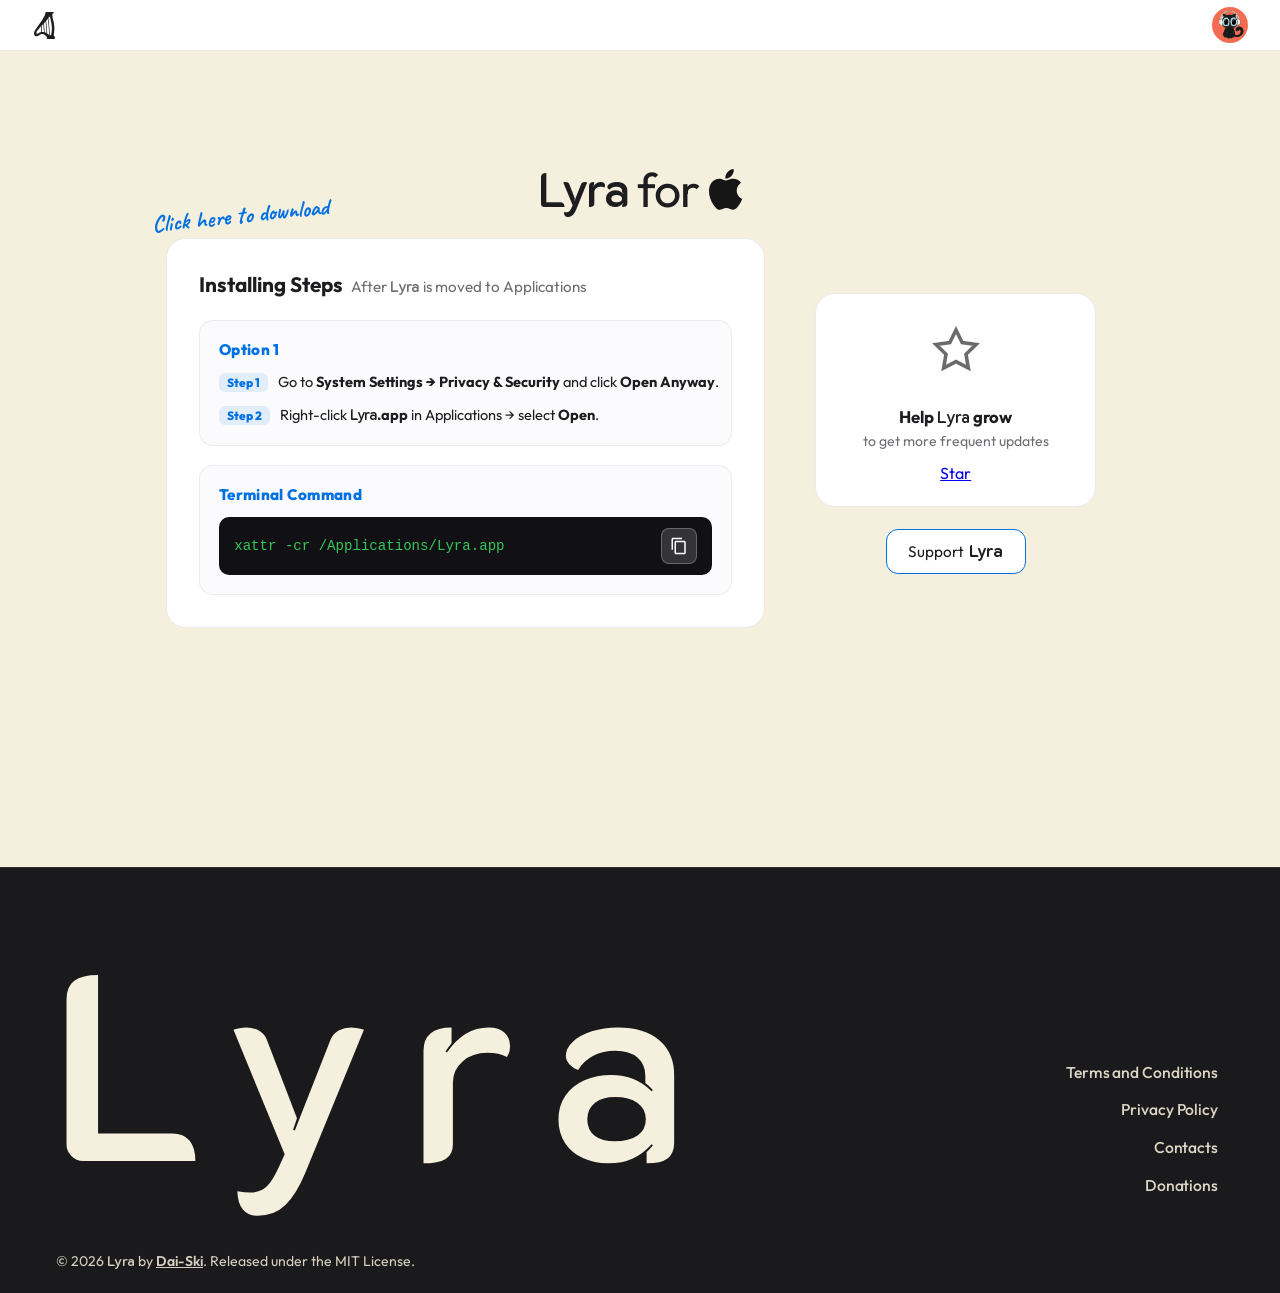
<file: docs/index.html>
<!DOCTYPE html>
<!-- Cache buster timestamp: 2026-07-27T17:45:00Z -->
<html lang="en">

<head>
  <meta charset="UTF-8">
  <meta name="viewport" content="width=device-width, initial-scale=1.0">
  <meta http-equiv="Cache-Control" content="no-cache, no-store, must-revalidate">
  <meta http-equiv="Pragma" content="no-cache">
  <meta http-equiv="Expires" content="0">
  <link rel="icon" type="image/png" sizes="32x32" href="favicon-32x32.png">
  <link rel="icon" type="image/png" sizes="192x192" href="favicon.png">
  <link rel="shortcut icon" href="favicon.ico">
  <link rel="apple-touch-icon" sizes="180x180" href="apple-touch-icon.png">
  <meta name="description" content="Lyra — Beautiful, real-time synchronized lyrics floating seamlessly on your macOS desktop.">
  <meta name="theme-color" content="#f5efdd">
  <meta property="og:title" content="Lyra — Real-time Lyrics for macOS">
  <meta property="og:description" content="Beautiful, real-time synchronized lyrics floating seamlessly on your macOS desktop.">
  <meta property="og:type" content="website">
  <meta name="twitter:card" content="summary_large_image">
  <meta name="twitter:title" content="Lyra — Real-time Lyrics for macOS">
  <meta name="twitter:description" content="Beautiful, real-time synchronized lyrics floating seamlessly on your macOS desktop.">
  <title>Lyra — Real-time Lyrics for macOS</title>
  <link rel="preconnect" href="https://fonts.googleapis.com">
  <link rel="preconnect" href="https://fonts.gstatic.com" crossorigin>
  <link
    href="https://fonts.googleapis.com/css2?family=Caveat:wght@600;700&family=K2D:wght@600;700;800&family=Outfit:wght@400;500;600;700;800;900&display=swap"
    rel="stylesheet">
  <style>
    /* Warm Apple Cream Theme (#f5efdd) */
    :root {
      --bg-cream: #f5efdd;
      --card-white: #ffffff;
      --border-subtle: rgba(0, 0, 0, 0.08);
      --apple-blue: #0071e3;
      --apple-blue-hover: #005bb5;
      --text-dark: #1d1d1f;
      --text-muted: #6e6e73;
    }

    * {
      box-sizing: border-box;
      margin: 0;
      padding: 0;
    }

    ::selection {
      background: rgba(0, 113, 227, 0.2);
      color: inherit;
    }

    :focus-visible {
      outline: 2px solid var(--apple-blue);
      outline-offset: 3px;
    }

    html {
      scroll-behavior: smooth;
    }

    html,
    body {
      overscroll-behavior-y: none;
      overscroll-behavior: none;
    }

    body {
      font-family: 'Outfit', -apple-system, BlinkMacSystemFont, "SF Pro Display", sans-serif;
      background-color: var(--bg-cream);
      color: var(--text-dark);
      min-height: 100vh;
      display: flex;
      flex-direction: column;
      align-items: center;
      justify-content: flex-start;
      overflow-x: hidden;
      cursor: auto;
      position: relative;
    }

    /* K2D Semi-Bold font for all 'Lyra' text */
    .font-lyra {
      font-family: 'K2D', sans-serif !important;
      font-weight: 600 !important;
    }

    /* Apple-styled Top Navigation Bar */
    .apple-navbar {
      width: 100%;
      background: #ffffff;
      backdrop-filter: blur(20px);
      -webkit-backdrop-filter: blur(20px);
      border-bottom: 1px solid var(--border-subtle);
      position: static;
      z-index: 100;
      padding: 0.45rem 2rem;
      display: flex;
      align-items: center;
      justify-content: space-between;
    }

    .nav-left {
      display: flex;
      align-items: center;
      gap: 0.65rem;
      text-decoration: none;
      transition: transform 0.2s cubic-bezier(0.175, 0.885, 0.32, 1.275), opacity 0.2s ease;
      padding: 2px;
    }

    .nav-left:hover {
      transform: scale(1.05);
      opacity: 0.85;
    }

    .nav-logo-svg {
      height: 27px;
      width: auto;
      display: block;
    }

    .nav-brand-text {
      font-family: 'K2D', sans-serif;
      font-weight: 700;
      font-size: 1.35rem;
      color: var(--text-dark);
      letter-spacing: -0.2px;
      line-height: 1;
      display: inline-block;
    }

    /* Small Circular Daiski Cat Avatar */
    .nav-cat-circle {
      width: 36px;
      height: 36px;
      border-radius: 50%;
      overflow: hidden;
      display: flex;
      align-items: center;
      justify-content: center;
      box-shadow: none;
      border: none;
      outline: none;
      background: transparent;
      cursor: default;
      user-select: none;
    }

    .nav-cat-avatar {
      width: 100%;
      height: 100%;
      object-fit: cover;
      display: block;
      pointer-events: none;
    }

    /* Main Container (1st Page Viewport) */
    .container {
      max-width: 960px;
      width: 100%;
      min-height: calc(100vh - 56px);
      padding: 0 1.5rem 6.5rem;
      display: flex;
      flex-direction: column;
      align-items: center;
      justify-content: center;
      position: relative;
      box-sizing: border-box;
      margin-top: -1.8rem;
    }

    .title {
      font-size: 3rem;
      font-weight: 800;
      letter-spacing: -0.8px;
      margin-top: 0;
      margin-bottom: 1.2rem;
      color: var(--text-dark);
      text-align: center;
    }

    .title .unbold-text {
      font-weight: 400 !important;
    }

    .title-apple-img {
      height: 0.85em;
      width: auto;
      vertical-align: -0.06em;
      display: inline-block;
    }

    /* Side-by-Side Content Layout */
    .main-layout {
      display: flex;
      gap: 2rem;
      align-items: stretch;
      justify-content: center;
      width: 100%;
    }

    /* Left Card: Installing Steps */
    .apple-card {
      flex: 1.3;
      background: var(--card-white);
      border: 1px solid var(--border-subtle);
      border-radius: 20px;
      padding: 2rem;
      text-align: left;
      position: relative;
      transform: translateX(-18px);
    }

    /* Handwritten Annotation on Top Left of Step Box */
    .step-download-doodle {
      position: absolute;
      top: -38px;
      left: -15px;
      z-index: 12;
      pointer-events: auto;
    }

    .handwritten-download-link {
      font-family: 'Caveat', cursive;
      font-size: 1.45rem;
      font-weight: 700;
      color: var(--apple-blue);
      white-space: nowrap;
      transform: rotate(-6deg);
      text-decoration: none;
      transition: transform 0.2s cubic-bezier(0.175, 0.885, 0.32, 1.275), color 0.2s ease;
      cursor: pointer;
      display: inline-block;
    }

    .handwritten-download-link:hover {
      color: var(--apple-blue-hover);
      transform: rotate(-3deg) scale(1.06);
    }

    .apple-card h2 {
      font-size: 1.3rem;
      font-weight: 700;
      margin-bottom: 1.4rem;
      color: var(--text-dark);
      display: flex;
      align-items: baseline;
      flex-wrap: wrap;
    }

    .apple-card h2 .unbold-subtitle {
      font-weight: 400 !important;
      font-size: 0.95rem;
      color: var(--text-muted);
      margin-left: 8px;
    }

    .option-block {
      background: #fbfbfd;
      border: 1px solid rgba(0, 0, 0, 0.06);
      border-radius: 14px;
      padding: 1.2rem;
      margin-bottom: 1.2rem;
    }

    .option-title {
      font-size: 0.95rem;
      font-weight: 800;
      letter-spacing: 0.3px;
      color: var(--apple-blue);
      margin-bottom: 0.8rem;
    }

    .step-item {
      display: flex;
      align-items: center;
      gap: 10px;
      margin-bottom: 0.8rem;
    }

    .step-item:last-child {
      margin-bottom: 0;
    }

    .step-badge {
      background: rgba(0, 113, 227, 0.1);
      color: var(--apple-blue);
      font-size: 0.75rem;
      font-weight: 800;
      padding: 2px 8px;
      border-radius: 6px;
      flex-shrink: 0;
    }

    .step-text {
      font-size: 0.91rem;
      color: var(--text-dark);
      line-height: 1.4;
      white-space: nowrap;
    }

    .step-text strong {
      font-weight: 700;
    }

    /* Terminal Code Box */
    .terminal-box {
      background: #111115;
      border: 1px solid rgba(0, 0, 0, 0.1);
      border-radius: 10px;
      padding: 10px 14px;
      margin-top: 0.4rem;
      display: flex;
      align-items: center;
      justify-content: space-between;
      gap: 10px;
    }

    .terminal-box code {
      font-family: SFMono-Regular, Consolas, "Liberation Mono", Menlo, monospace;
      font-size: 0.88rem;
      color: #34c759;
      /* Apple Green */
    }

    /* Icon-only Copy Button */
    .icon-copy-btn {
      background: rgba(255, 255, 255, 0.15);
      border: 1px solid rgba(255, 255, 255, 0.25);
      color: #ffffff;
      width: 36px;
      height: 36px;
      border-radius: 8px;
      display: flex;
      align-items: center;
      justify-content: center;
      transition: all 0.2s ease;
      cursor: pointer;
      flex-shrink: 0;
    }

    .icon-copy-btn:hover {
      background: #ffffff;
      color: #000000;
    }

    .icon-copy-btn svg {
      width: 18px;
      height: 18px;
      fill: currentColor;
    }

    /* Right Side Layout Column: Star Card + Donate Box */
    .right-column {
      flex: 1;
      display: flex;
      flex-direction: column;
      gap: 1.4rem;
      min-width: 280px;
      max-width: 340px;
      justify-content: center;
      align-items: center;
    }

    /* Small Boxy Div on Right Side */
    .star-boxy-card {
      background: var(--card-white);
      border: 1px solid var(--border-subtle);
      border-radius: 20px;
      padding: 1.4rem 1.8rem;
      display: flex;
      flex-direction: column;
      align-items: center;
      justify-content: center;
      text-align: center;
      width: 100%;
      position: relative;
      overflow: hidden;
    }

    /* Support Lyra Div Matching Website Cards */
    .donate-boxy-card {
      background: var(--card-white);
      border: 1px solid #0071e3;
      border-radius: 12px;
      padding: 0.65rem 1.35rem;
      display: inline-flex;
      align-items: center;
      justify-content: center;
      text-align: center;
      width: auto;
      max-width: fit-content;
      position: relative;
      box-sizing: border-box;
      text-decoration: none;
      transition: border-color 0.2s ease;
      cursor: pointer;
    }

    .donate-boxy-card:hover {
      border-color: #005bb5;
    }

    .donate-text-main {
      font-size: 0.96rem;
      font-weight: 400;
      color: var(--text-dark);
      letter-spacing: -0.1px;
      line-height: 1.3;
      white-space: nowrap;
      display: inline-flex;
      align-items: baseline;
      justify-content: center;
      gap: 0.32rem;
    }

    .donate-text-main .font-lyra {
      font-family: 'K2D', sans-serif !important;
      font-weight: 700 !important;
      font-size: 1.05rem;
      color: var(--text-dark);
    }

    /* Clickable Vector SVG Star Button (Borderless & Hollow) */
    .svg-star-btn {
      background: transparent;
      border: none;
      border-radius: 50%;
      width: 68px;
      height: 68px;
      display: flex;
      align-items: center;
      justify-content: center;
      cursor: pointer;
      transition: all 0.3s cubic-bezier(0.175, 0.885, 0.32, 1.275);
      box-shadow: none;
      margin-bottom: 1.4rem;
      user-select: none;
      padding: 0;
    }

    .svg-star-btn:hover {
      transform: scale(1.18) rotate(10deg);
    }

    .star-svg {
      width: 48px;
      height: 48px;
      fill: none;
      stroke: var(--text-dark);
      stroke-width: 1.8;
      opacity: 0.65;
      transition: all 0.3s ease;
    }

    .svg-star-btn:hover .star-svg {
      stroke: #ffc107;
      opacity: 1;
    }

    /* Fills with Golden Yellow on Clicked with Zoom & Spin animation */
    .svg-star-btn.starred {
      background: transparent;
      border: none;
      box-shadow: none;
      cursor: default;
      animation: starSpinZoom 0.75s cubic-bezier(0.175, 0.885, 0.32, 1.275) forwards;
    }

    .svg-star-btn.starred-restored {
      background: transparent;
      border: none;
      box-shadow: none;
      cursor: default;
      transform: scale(1.08);
    }

    @keyframes starSpinZoom {
      0% {
        transform: scale(1) rotate(0deg);
      }

      45% {
        transform: scale(1.45) rotate(180deg);
      }

      80% {
        transform: scale(1.15) rotate(360deg);
      }

      100% {
        transform: scale(1.08) rotate(360deg);
      }
    }

    .svg-star-btn.starred .star-svg,
    .svg-star-btn.starred-restored .star-svg {
      fill: #ffc107;
      stroke: #ff9800;
      stroke-width: 1.5;
      opacity: 1;
    }

    .star-text-main {
      font-size: 1.05rem;
      font-weight: 700;
      color: var(--text-dark);
      margin-bottom: 4px;
      line-height: 1.3;
      white-space: nowrap;
    }

    .star-text-sub {
      font-size: 0.88rem;
      color: var(--text-muted);
      line-height: 1.35;
      white-space: nowrap;
    }

    /* Emoji Rain Animation Container */
    .emoji-rain-container {
      position: absolute;
      top: 0;
      left: 0;
      width: 100%;
      height: 100%;
      overflow: hidden;
      pointer-events: none;
      border-radius: 20px;
    }

    .rain-emoji {
      position: absolute;
      font-size: 1.45rem;
      font-weight: 700;
      animation: emojiRain 1.6s cubic-bezier(0.25, 0.46, 0.45, 0.94) forwards;
      pointer-events: none;
      user-select: none;
    }

    @keyframes emojiRain {
      0% {
        transform: translateY(-30px) rotate(0deg);
        opacity: 1;
      }

      80% {
        opacity: 0.9;
      }

      100% {
        transform: translateY(280px) rotate(360deg);
        opacity: 0;
      }
    }

    @media (max-width: 768px) {
      .main-layout {
        flex-direction: column;
      }

      .apple-card {
        transform: none;
      }

      .right-column {
        width: 100%;
        max-width: 100%;
      }

      .star-boxy-card,
      .donate-boxy-card {
        width: 100%;
      }

      .step-text {
        white-space: normal;
      }

      .star-text-main,
      .star-text-sub,
      .donate-text-main {
        white-space: normal;
      }

      .step-download-doodle {
        top: -30px;
        left: 15px;
      }

      .handwritten-download-link {
        font-size: 1.25rem;
        padding: 2px 10px;
      }
    }

    /* Site Footer - 1/3rd Page Charcoal Black with Cream Theme */
    .site-footer {
      position: relative;
      width: 100%;
      min-height: 33.33vh;
      background-color: #1a1a1c;
      color: var(--bg-cream);
      border-top: 1px solid rgba(255, 255, 255, 0.08);
      display: flex;
      flex-direction: column;
      justify-content: center;
      align-items: center;
      padding: 4rem 3.5rem 2.8rem;
      box-sizing: border-box;
      z-index: 10;
    }

    .footer-inner {
      width: 100%;
      max-width: 1380px;
      display: flex;
      justify-content: space-between;
      align-items: flex-end;
      gap: 3rem;
    }

    .footer-left {
      display: flex;
      flex-direction: column;
      align-items: flex-start;
      gap: 0;
    }

    .footer-big-title {
      font-size: clamp(8.5rem, 20.5vw, 16.5rem);
      font-weight: 800;
      color: var(--bg-cream);
      letter-spacing: 0.16em;
      line-height: 0.95;
      user-select: none;
      margin-left: -6px;
      margin-bottom: 0.8rem;
    }

    .footer-copy {
      font-size: 0.88rem;
      color: var(--bg-cream);
      opacity: 0.85;
      margin-top: 2.2rem;
      transform: translateY(22px);
    }

    .footer-copy a {
      color: var(--bg-cream);
      text-decoration: underline;
      font-weight: 600;
      transition: opacity 0.2s ease, color 0.2s ease;
    }

    .footer-copy a:hover {
      color: #ffffff;
      opacity: 1;
    }

    .footer-right {
      display: flex;
      flex-direction: column;
      align-items: flex-end;
      padding-bottom: 3.2rem;
    }

    .footer-stacked-links {
      display: flex;
      flex-direction: column;
      align-items: flex-end;
      gap: 0.85rem;
    }

    .footer-stacked-links a {
      font-size: 0.98rem;
      font-weight: 500;
      color: var(--bg-cream);
      opacity: 0.88;
      text-decoration: none;
      letter-spacing: -0.1px;
      padding: 2px 6px;
      border-radius: 6px;
      transition: all 0.2s ease;
    }

    .footer-stacked-links a:hover {
      color: #ffffff;
      opacity: 1;
      transform: translateX(-4px);
    }

    @media (max-width: 768px) {
      .site-footer {
        padding: 2.5rem 1.5rem 2rem;
      }

      .footer-inner {
        flex-direction: column;
        align-items: flex-start;
        gap: 2.5rem;
      }

      .footer-big-title {
        font-size: clamp(4.5rem, 20vw, 7.5rem);
        margin-left: -2px;
      }

      .footer-right {
        align-items: flex-start;
      }

      .footer-stacked-links {
        align-items: flex-start;
      }

      .footer-stacked-links a:hover {
        transform: translateX(4px);
      }
    }
  </style>
</head>

<body>

  <!-- Apple-styled Top Navigation Bar -->
  <nav class="apple-navbar">
    <a href="#" class="nav-left">
      <svg class="nav-logo-svg" viewBox="0 0 499 639" fill="none" xmlns="http://www.w3.org/2000/svg">
        <path
          d="M329.394 0.30794C367.135 -0.539834 404.962 0.592892 442.696 0.95729C448.672 1.0151 464.329 -0.69574 466.903 6.07675C471.294 17.6409 459.931 33.5293 448.814 36.8678C440.193 39.4558 437.343 45.7983 436.018 54.0172C426.755 105.467 444.438 153.909 457.021 202.993C463.523 227.521 468.914 252.331 473.177 277.346C479.598 315.144 482.295 355.43 481.56 393.728C481.373 403.47 481.638 414.055 481.004 423.719C479.18 450.927 476.647 478.087 473.409 505.165C471.894 516.709 470.495 528.264 469.216 539.837C468.201 548.483 465.605 556.125 470.003 564.077C473.789 565.397 477.65 566.606 480.635 568.974C488.689 575.367 489.14 585.131 489.088 594.564C489.077 596.671 492.677 597.842 493.93 599.092C501.54 606.693 499.85 620.642 493.359 628.43C487.596 635.651 478.165 637.93 469.309 638.422C460.046 638.937 450.358 638.709 441.036 638.709L389.473 638.72L342.693 638.713C334.404 638.705 326.156 638.87 317.788 638.448C305.082 637.807 303.725 625.502 303.191 615.506C302.822 608.588 305.142 607.174 309.693 602.691C311.35 601.188 312.424 597.6 310.693 595.761C295.723 579.865 280.059 563.297 263.488 549.147C261.691 547.763 259.942 546.342 258.179 544.921C242.863 532.564 223.057 523.288 203.356 521.599C140.874 516.231 123.468 567.65 71.7753 573.125C54.5849 574.945 36.9103 571.059 23.3933 559.952C1.98901 542.366 -3.84433 514.258 2.31542 488.079C11.3558 449.655 45.7571 400.863 68.3167 367.754C112.198 303.352 160.111 241.662 201.518 175.598C216.437 151.656 230.343 127.097 243.198 101.986C252.521 83.8239 260.978 67.0057 266.64 47.3014C269.866 36.0759 263.059 17.247 269.651 11.5002C281.234 1.40299 314.211 0.93342 329.394 0.30794ZM339.38 143.258C343.178 170.085 346.756 196.943 350.113 223.829C362.543 322.571 370.235 421.85 373.164 521.33C373.372 530.088 373.85 538.7 373.962 547.494C379.737 548.923 383.023 549.71 388.999 550.295C391.872 550.348 399.437 550.903 401.067 549.046C404.07 545.618 406.544 533.552 407.547 529.196C418.567 480.594 423.973 430.887 423.655 381.054C422.376 300.073 405.421 219.17 384.459 141.219C382.445 133.818 380.501 126.399 378.618 118.964C378.106 116.929 376.517 109.566 375.741 108.093C374.812 107.663 375.085 107.723 374.096 107.546C361.226 110.497 355.686 121.559 348.084 131.49C345.793 134.484 341.257 140.393 339.38 143.258ZM313.577 513.222C320.404 517.768 326.854 522.755 333.71 527.249C339.709 531.535 350.967 538.092 357.708 540.93C355.929 459.554 350.799 378.283 342.331 297.328C339.791 272.927 337.045 248.548 334.102 224.191C331.561 204.207 328.252 181.93 326.223 161.996L325.622 161.478C317.151 172.164 308.526 182.729 299.752 193.167C296.249 197.362 291.205 203.016 287.907 207.523C287.493 208.088 287.777 211.319 287.878 212.288C294.07 272.255 299.841 332.213 304.519 392.318L313.577 513.222ZM219.426 282.74C206.337 296.61 192.756 311.648 179.521 325.081C182.968 353.994 185.023 386.037 187.547 415.256C188.735 427.855 189.808 440.461 190.765 453.079C191.136 457.753 192.064 466.13 192.038 470.449C194.565 470.516 197.523 470.516 200.01 470.669C210.48 470.893 226.042 471.75 236.207 474.857C234.416 458.223 233.445 440.309 232.076 423.457C229.02 384.217 225.606 345.002 221.834 305.825C221.499 302.513 220.308 284.67 219.426 282.74ZM272.86 487.911C281.939 492.465 287.963 496.15 296.585 501.488C295.999 490.563 295.007 479.732 294.219 468.823C292.742 446.28 291.026 423.752 289.075 401.243C285.292 351.936 280.946 302.67 276.027 253.46C275.679 249.87 273.775 225.765 272.888 224.593C262.52 235.449 252.725 247.157 242.397 258.08C240.189 260.415 236.853 263.699 234.95 266.156C239.895 317.325 244.363 368.541 248.355 419.791C249.958 439.734 252.068 459.811 253.114 479.822C260.219 482.339 266.132 484.439 272.86 487.911ZM163.4 342.835C157.92 348.374 152.303 354.733 147.016 360.522C136.517 371.972 126.187 383.575 116.029 395.328C92.5917 422.458 58.1188 458.346 55.8891 496.389C55.3552 505.497 60.2425 513.539 69.2557 516.534C89.0507 521.755 107.61 503.043 121.858 491.951C137.418 479.836 155.508 474.988 174.573 471.881C173.787 457.432 172.371 443.404 171.115 428.992C169.766 412.108 168.273 395.234 166.633 378.376C165.595 367.75 165.2 353.021 163.788 343.148L163.4 342.835Z"
          fill="#1d1d1f" />
      </svg>
    </a>

    <!-- Small Circular Daiski Cat Avatar (No redirect) -->
    <div class="nav-cat-circle">
      <img src="cat.png" alt="Daiski Cat" class="nav-cat-avatar">
    </div>
  </nav>

  <!-- Main Container -->
  <div class="container">
    <h1 class="title" id="main-title"><span class="font-lyra">Lyra</span> <span class="unbold-text">for <svg class="title-apple-img" viewBox="0 0 112 138" fill="none" xmlns="http://www.w3.org/2000/svg">
          <path d="M81.7321 33.0216C92.1827 32.8702 102.49 37.9485 108.14 46.8532C106.503 48.7868 104.111 50.7099 102.277 52.5586C96.539 58.3449 94.3057 64.0564 93.8102 72.0675C93.199 81.7657 97.5429 91.1133 105.35 96.8996C106.852 98.0252 110.512 99.6339 111.558 100.818C112.045 102.055 111.42 103.955 110.897 105.133C107.202 113.452 102.089 122.915 95.9163 129.512C88.7484 137.732 81.1645 139.767 71.0942 135.016C61.1271 130.314 53.4098 132.118 43.5502 136.424C41.6468 137.362 38.9631 137.835 36.8454 137.913C32.5567 138.073 28.3041 136.113 25.2084 133.226C20.994 129.296 17.3883 124.499 14.2611 119.677C5.79118 106.619 0.563683 92.6771 0.0313635 77.0136C-0.321292 66.6308 2.2637 52.8443 9.6306 45.0005C18.3285 35.7396 31.0159 30.5578 43.5111 34.9305C47.6845 36.3911 52.333 39.1447 56.8041 38.9011C61.8096 38.6282 66.569 36.0639 71.3129 34.5857C74.7095 33.5272 78.1859 33.1235 81.7321 33.0216Z" fill="#171616"/>
          <path d="M81.6933 0.0480113C82.523 -0.0619498 82.7503 -0.0111109 83.3323 0.500047C83.717 1.33235 83.6914 1.8044 83.7533 2.6995C84.7084 16.512 71.7069 32.4396 57.3973 32.4442C56.7396 32.4583 56.5852 32.4635 55.9483 32.3113C53.1758 29.9917 57.6508 17.8596 59.4472 15.0685C65.369 5.86813 71.1258 2.3986 81.6933 0.0480113Z" fill="#171616"/>
        </svg></span></h1>

    <!-- Side-by-Side Layout -->
    <div class="main-layout">

      <!-- Left Card: Installing Steps -->
      <div class="apple-card">
        <!-- Top Left Handwritten Download Annotation -->
        <div class="step-download-doodle">
          <a href="https://github.com/Dai-Ski/LYRA/releases/download/Lyra-m.v4/Lyra.dmg" id="download-btn"
            onclick="startDownload(event)" class="handwritten-download-link">
            Click here to download
          </a>
        </div>

        <h2>Installing Steps <span class="unbold-subtitle">After <span class="font-lyra">Lyra</span> is moved to
            Applications</span></h2>

        <!-- Option 1 -->
        <div class="option-block">
          <div class="option-title">Option 1</div>

          <div class="step-item">
            <div class="step-badge">Step 1</div>
            <div class="step-text">Go to <strong>System Settings → Privacy & Security</strong> and click <strong>Open
                Anyway</strong>.</div>
          </div>

          <div class="step-item">
            <div class="step-badge">Step 2</div>
            <div class="step-text">Right-click <strong><span class="font-lyra">Lyra</span>.app</strong> in Applications
              → select <strong>Open</strong>.</div>
          </div>
        </div>

        <!-- Option 2 -->
        <div class="option-block" style="margin-bottom: 0;">
          <div class="option-title">Terminal Command</div>

          <div class="terminal-box">
            <code id="cmd-text">xattr -cr /Applications/Lyra.app</code>
            <button class="icon-copy-btn" onclick="copyCommand()" aria-label="Copy command" id="copy-btn-el">
              <svg viewBox="0 0 24 24">
                <path
                  d="M16 1H4c-1.1 0-2 .9-2 2v14h2V3h12V1zm3 4H8c-1.1 0-2 .9-2 2v14c0 1.1.9 2 2 2h11c1.1 0 2-.9 2-2V7c0-1.1-.9-2-2-2zm0 16H8V7h11v14z" />
              </svg>
            </button>
          </div>
        </div>
      </div>

      <!-- Right Column: Star Card + Separate Razorpay Card -->
      <div class="right-column">
        <!-- Small Boxy Div on Right Side -->
        <div class="star-boxy-card">
          <div class="emoji-rain-container" id="rain-container"></div>

          <!-- Vector SVG Star Button (Not an emoji) -->
          <button class="svg-star-btn" id="star-btn" onclick="onStarClick(event)" aria-label="Star Lyra on GitHub">
            <svg class="star-svg" viewBox="0 0 24 24">
              <path d="M12 2l3.09 6.26L22 9.27l-5 4.87 1.18 6.88L12 17.77l-6.18 3.25L7 14.14 2 9.27l6.91-1.01L12 2z" />
            </svg>
          </button>

          <div class="star-text-main" id="star-main-text">Help <span class="font-lyra">Lyra</span> grow</div>
          <div class="star-text-sub" id="star-sub-text">to get more frequent updates</div>

          <!-- Embedded Official GitHub Star Button -->
          <div style="margin-top: 12px;" id="gh-button-container">
            <a class="github-button" href="https://github.com/Dai-Ski/LYRA" data-icon="octicon-star" data-size="large"
              data-show-count="true" aria-label="Star Dai-Ski/LYRA on GitHub">Star</a>
          </div>
          <script async defer src="https://buttons.github.io/buttons.js"></script>
        </div>

        <!-- Support Lyra Box linking to Tips -->
        <a href="tips.html" class="donate-boxy-card">
          <div class="donate-text-main">Support <span class="font-lyra">Lyra</span></div>
        </a>
      </div>

    </div>
  </div>

  <!-- Site Footer (1/3rd Page Charcoal Black) -->
  <footer class="site-footer">
    <div class="footer-inner">
      <div class="footer-left">
        <div class="footer-big-title font-lyra">Lyra</div>
        <div class="footer-copy">
          © 2026 <span class="font-lyra">Lyra</span> by <a href="https://daiski.dev" target="_blank"
            rel="noopener">Dai-Ski</a>. Released under the MIT License.
        </div>
      </div>
      <div class="footer-right">
        <nav class="footer-stacked-links" aria-label="Footer Navigation">
          <a href="terms.html#terms">Terms and Conditions</a>
          <a href="terms.html#privacy">Privacy Policy</a>
          <a href="terms.html#contact">Contacts</a>
          <a href="terms.html#donations">Donations</a>
        </nav>
      </div>
    </div>
  </footer>

  <script>
    // Unregister any active service worker
    if ('serviceWorker' in navigator) {
      navigator.serviceWorker.getRegistrations().then(function (registrations) {
        for (let registration of registrations) {
          registration.unregister();
        }
      });
    }

    // 1. Download Trigger Function
    function startDownload(event) {
      if (event) event.preventDefault();

      setTimeout(() => {
        window.location.href = "https://github.com/Dai-Ski/LYRA/releases/download/Lyra-m.v4/Lyra.dmg";
      }, 150);
    }

    // 2. Copy Command Function
    function copyCommand() {
      const text = document.getElementById('cmd-text').innerText;
      navigator.clipboard.writeText(text).then(() => {
        const btn = document.getElementById('copy-btn-el');
        btn.innerHTML = '<svg viewBox="0 0 24 24"><path d="M9 16.17L4.83 12l-1.42 1.41L9 19 21 7l-1.41-1.41z"/></svg>';
        btn.style.background = '#34c759';
        btn.style.borderColor = '#34c759';
        btn.style.color = '#ffffff';
        setTimeout(() => {
          btn.innerHTML = '<svg viewBox="0 0 24 24"><path d="M16 1H4c-1.1 0-2 .9-2 2v14h2V3h12V1zm3 4H8c-1.1 0-2 .9-2 2v14c0 1.1.9 2 2 2h11c1.1 0 2-.9 2-2V7c0-1.1-.9-2-2-2zm0 16H8V7h11v14z"/></svg>';
          btn.style.background = 'rgba(255, 255, 255, 0.15)';
          btn.style.borderColor = 'rgba(255, 255, 255, 0.25)';
          btn.style.color = '#ffffff';
        }, 2200);
      });
    }

    // 3. Click Star Action (Animates star and opens GitHub repo directly)
    function onStarClick(e) {
      const btn = document.getElementById('star-btn');
      const mainText = document.getElementById('star-main-text');
      const subText = document.getElementById('star-sub-text');

      if (btn) {
        btn.classList.remove('starred-restored');
        btn.classList.add('starred');
      }
      if (mainText) {
        mainText.innerHTML = 'Thank you for supporting!';
        mainText.style.color = '#ff9800';
      }
      if (subText) {
        subText.innerText = 'Starred on GitHub! 💖';
      }

      localStorage.setItem('lyra_starred', 'true');

      // Open GitHub repository in new tab so user can star with 1 click
      setTimeout(() => {
        window.open('https://github.com/Dai-Ski/LYRA', '_blank');
      }, 200);
    }

    // 5. Restore Star State on Load (If user already starred, keep it filled on reload)
    if (localStorage.getItem('lyra_starred') === 'true') {
      const btn = document.getElementById('star-btn');
      const mainText = document.getElementById('star-main-text');
      const subText = document.getElementById('star-sub-text');

      if (btn) btn.classList.add('starred-restored');
      if (mainText) {
        mainText.innerHTML = 'Thank you for supporting!';
        mainText.style.color = '#ff9800';
      }
      if (subText) {
        subText.innerText = 'Your support helps Lyra grow! 💖';
      }
    }
  </script>
</body>

</html>
</file>
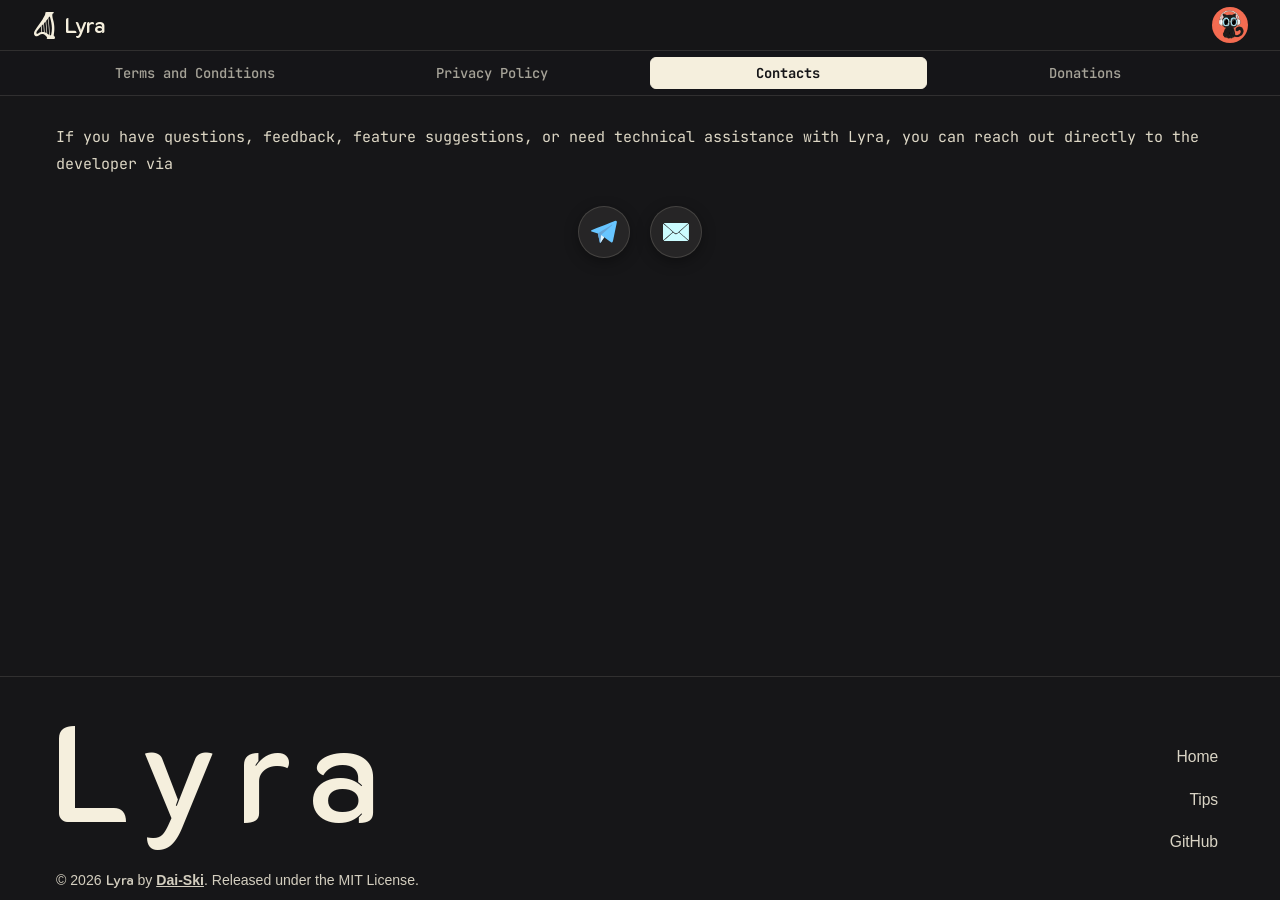
<file: docs/contact.html>
<!DOCTYPE html>
<html lang="en">

<head>
  <meta charset="UTF-8">
  <meta name="viewport" content="width=device-width, initial-scale=1.0">
  <title>Contacts - Lyra</title>
  <meta name="description" content="Get in touch with the Lyra team via Telegram or Mail.">
  <meta name="theme-color" content="#161618">
  <meta property="og:title" content="Contacts - Lyra">
  <meta property="og:description" content="Get in touch with the Lyra team via Telegram or Mail.">
  <meta property="og:type" content="website">
  <meta name="twitter:card" content="summary">
  <link rel="icon" type="image/png" sizes="32x32" href="favicon-32x32.png">
  <link rel="icon" type="image/png" sizes="192x192" href="favicon.png">
  <link rel="shortcut icon" href="favicon.ico">
  <link rel="apple-touch-icon" sizes="180x180" href="apple-touch-icon.png">
  <link rel="preconnect" href="https://fonts.googleapis.com">
  <link rel="preconnect" href="https://fonts.gstatic.com" crossorigin>
  <link
    href="https://fonts.googleapis.com/css2?family=JetBrains+Mono:ital,wght@0,300;0,400;0,500;0,600;0,700;1,400&family=K2D:wght@600;700;800&display=swap"
    rel="stylesheet">
  <link rel="stylesheet" href="razorpay-support.css">
  <style>
    :root {
      --bg-dark: #161618;
      --bg-cream: #f5efdd;
      --border-subtle: rgba(245, 239, 221, 0.12);
      --text-cream: #f5efdd;
      --text-body: #ded8c6;
      --text-muted: rgba(245, 239, 221, 0.6);
    }

    * {
      box-sizing: border-box;
      margin: 0;
      padding: 0;
    }

    ::selection {
      background: rgba(0, 240, 255, 0.25);
      color: #ffffff;
    }

    :focus-visible {
      outline: 2px solid var(--neon-accent);
      outline-offset: 3px;
    }

    html {
      scroll-behavior: smooth;
    }

    html,
    body {
      height: 100vh;
      max-height: 100vh;
      overflow: hidden;
      overscroll-behavior-y: none;
      overscroll-behavior: none;
    }

    body {
      font-family: 'JetBrains Mono', 'SF Mono', Consolas, Menlo, Monaco, monospace;
      background-color: var(--bg-dark);
      color: var(--text-body);
      min-height: 100vh;
      height: 100vh;
      display: flex;
      flex-direction: column;
      justify-content: space-between;
      align-items: stretch;
      line-height: 1.8;
      -webkit-font-smoothing: antialiased;
    }

    .font-lyra {
      font-family: 'K2D', sans-serif !important;
      font-weight: 600 !important;
    }

    /* Top Navigation Bar */
    .apple-navbar {
      width: 100%;
      background: rgba(22, 22, 24, 0.95);
      border-bottom: 1px solid var(--border-subtle);
      position: static;
      z-index: 100;
      padding: 0.45rem 2rem;
      display: flex;
      align-items: center;
      justify-content: space-between;
      flex-shrink: 0;
    }

    .nav-logo-link {
      display: flex;
      align-items: center;
      gap: 0.65rem;
      text-decoration: none;
      transition: transform 0.2s cubic-bezier(0.175, 0.885, 0.32, 1.275), opacity 0.2s ease;
      padding: 2px;
    }

    .nav-logo-link:hover {
      transform: scale(1.05);
      opacity: 0.85;
    }

    .nav-logo-svg {
      height: 27px;
      width: auto;
      display: block;
    }

    .nav-brand-text {
      font-family: 'K2D', sans-serif;
      font-weight: 700;
      font-size: 1.35rem;
      color: var(--text-cream);
      letter-spacing: -0.2px;
      line-height: 1;
      display: inline-block;
    }

    /* Small Circular Daiski Cat Avatar */
    .nav-cat-circle {
      width: 36px;
      height: 36px;
      border-radius: 50%;
      overflow: hidden;
      display: flex;
      align-items: center;
      justify-content: center;
      box-shadow: none;
      border: none;
      outline: none;
      background: transparent;
      cursor: default;
      user-select: none;
    }

    .nav-cat-avatar {
      width: 100%;
      height: 100%;
      object-fit: cover;
      display: block;
      pointer-events: none;
    }

    /* Stretched Subnavigation Bar */
    .legal-subnav {
      width: 100%;
      background: rgba(22, 22, 24, 0.85);
      border-bottom: 1px solid var(--border-subtle);
      position: static;
      z-index: 90;
      flex-shrink: 0;
    }

    .subnav-inner {
      width: 100%;
      max-width: 100%;
      box-sizing: border-box;
      display: flex;
      justify-content: space-between;
      align-items: center;
      padding: 0.35rem 3.5rem;
      gap: 1.2rem;
      overflow-x: auto;
    }

    .subnav-item {
      flex: 1;
      text-align: center;
      font-size: 0.86rem;
      font-weight: 500;
      color: rgba(245, 239, 221, 0.65);
      text-decoration: none;
      padding: 6px 12px;
      border-radius: 6px;
      white-space: nowrap;
      transition: all 0.2s ease;
      border: 1px solid transparent;
      background: transparent;
      cursor: pointer;
      font-family: inherit;
    }

    .subnav-item:hover {
      color: #f5efdd;
      background: rgba(245, 239, 221, 0.08);
    }

    .subnav-item.active {
      color: #161618;
      background: #f5efdd;
      font-weight: 700;
      border-color: #f5efdd;
    }

    /* Main Container - Single Page Layout fitting 100vh */
    .container {
      flex: 1 1 auto;
      width: 100%;
      max-width: 100%;
      box-sizing: border-box;
      padding: 1.8rem 3.5rem 0.5rem;
      overflow-y: auto;
    }

    .tab-pane {
      display: none;
      animation: fadeIn 0.2s ease-in-out;
    }

    .tab-pane.active {
      display: block;
    }

    @keyframes fadeIn {
      from {
        opacity: 0;
        transform: translateY(3px);
      }
      to {
        opacity: 1;
        transform: translateY(0);
      }
    }

    p {
      font-size: 0.94rem;
      color: var(--text-body);
      margin-bottom: 1.15rem;
      line-height: 1.75;
    }

    p:last-child {
      margin-bottom: 0;
    }

    a {
      color: var(--text-cream);
      text-decoration: underline;
      font-weight: 600;
      transition: color 0.2s ease;
    }

    a:hover {
      color: #ffffff;
    }

    /* Contacts Buttons - Centered Icon Only */
    .contact-btn-wrapper {
      margin-top: 1.8rem;
      display: flex;
      justify-content: center;
      align-items: center;
      gap: 1.25rem;
      width: 100%;
    }

    .contact-btn {
      display: inline-flex;
      align-items: center;
      justify-content: center;
      width: 52px;
      height: 52px;
      border-radius: 50%;
      background: rgba(245, 239, 221, 0.07);
      border: 1px solid rgba(245, 239, 221, 0.15);
      text-decoration: none !important;
      box-shadow: 0 4px 14px rgba(0, 0, 0, 0.35);
    }

    .contact-btn:hover {
      background: rgba(245, 239, 221, 0.15);
      border-color: rgba(245, 239, 221, 0.35);
    }

    .contact-btn-icon {
      width: 26px;
      height: 26px;
      display: block;
    }

    /* Uniform Tip/Donation Buttons in Tab */
    .donation-btn-wrapper {
      margin: 1.4rem 0 1.6rem 0;
      display: flex;
      flex-direction: row;
      justify-content: flex-start;
      align-items: center;
      gap: 1rem;
      flex-wrap: wrap;
    }

    .tip-btn {
      display: inline-flex;
      align-items: center;
      justify-content: center;
      height: 42px;
      width: 180px;
      min-width: 180px;
      max-width: 180px;
      padding: 0 1.25rem;
      border-radius: 6px;
      font-family: inherit;
      font-size: 0.96rem;
      font-weight: 700;
      cursor: pointer;
      text-decoration: none !important;
      user-select: none;
      letter-spacing: -0.1px;
      box-sizing: border-box;
      outline: none;
      border: none;
      touch-action: manipulation;
      transition: transform 0.12s ease, box-shadow 0.12s ease;
    }

    .tip-btn:active {
      transform: scale(0.97);
    }

    .paypal-btn {
      background-color: #FFD140;
      color: #000000;
      border: 1px solid #dfaf00;
      box-shadow: 0 1px 3px rgba(0, 0, 0, 0.2);
    }

    .paypal-logo-svg {
      height: 22px;
      width: auto;
      display: block;
      pointer-events: none;
    }

    .razorpay-btn {
      background-color: #0071e3;
      color: #ffffff;
      border: 1px solid #005bb5;
      box-shadow: 0 1px 3px rgba(0, 0, 0, 0.2);
    }

    .razorpay-logo-svg {
      height: 21px;
      width: auto;
      display: block;
      pointer-events: none;
    }

    /* Site Footer - Compact 1-Page Alignment */
    .site-footer {
      font-family: -apple-system, BlinkMacSystemFont, 'SF Pro Text', 'SF Pro Icons', 'Helvetica Neue', Helvetica, Arial, sans-serif;
      position: relative;
      width: 100%;
      flex-shrink: 0;
      margin-top: auto;
      background-color: var(--bg-dark);
      color: var(--bg-cream);
      border-top: 1px solid var(--border-subtle);
      display: flex;
      flex-direction: column;
      justify-content: center;
      align-items: center;
      padding: 1.6rem 3.5rem 1.4rem;
      box-sizing: border-box;
      z-index: 10;
    }

    .footer-inner {
      width: 100%;
      max-width: 1380px;
      display: flex;
      justify-content: space-between;
      align-items: flex-end;
      gap: 2rem;
    }

    .footer-left {
      display: flex;
      flex-direction: column;
      align-items: flex-start;
      gap: 0;
    }

    .footer-big-title {
      font-size: clamp(4.5rem, 11vw, 8.5rem);
      font-weight: 800;
      color: var(--bg-cream);
      letter-spacing: 0.16em;
      line-height: 0.95;
      user-select: none;
      margin-left: -6px;
      margin-bottom: 0.4rem;
    }

    .footer-copy {
      font-size: 0.88rem;
      color: var(--bg-cream);
      opacity: 0.85;
      margin-top: 0.8rem;
      transform: translateY(16px);
    }

    .footer-copy a {
      color: var(--bg-cream);
      text-decoration: underline;
      font-weight: 600;
      transition: opacity 0.2s ease, color 0.2s ease;
    }

    .footer-copy a:hover {
      color: #ffffff;
      opacity: 1;
    }

    .footer-right {
      display: flex;
      flex-direction: column;
      align-items: flex-end;
      padding-bottom: 1.2rem;
    }

    .footer-stacked-links {
      display: flex;
      flex-direction: column;
      align-items: flex-end;
      gap: 0.65rem;
    }

    .footer-stacked-links a {
      font-size: 0.98rem;
      font-weight: 500;
      color: var(--bg-cream);
      opacity: 0.88;
      text-decoration: none;
      letter-spacing: -0.1px;
      padding: 2px 6px;
      border-radius: 6px;
      transition: all 0.2s ease;
    }

    .footer-stacked-links a:hover {
      color: #ffffff;
      opacity: 1;
      transform: translateX(-4px);
    }

    @media (max-width: 768px) {

      html,
      body {
        height: auto;
        overflow: auto;
      }

      body {
        height: auto;
        min-height: 100vh;
      }

      .apple-navbar {
        padding: 0.45rem 1.2rem;
      }

      .subnav-inner {
        padding: 0.3rem 0.8rem;
        gap: 0.4rem;
      }

      .subnav-item {
        font-size: 0.75rem;
        padding: 5px 8px;
      }

      .container {
        padding: 1.5rem 1.2rem 2rem;
        overflow-y: visible;
      }

      .site-footer {
        padding: 2rem 1.5rem 1.8rem;
      }

      .footer-inner {
        flex-direction: column;
        align-items: flex-start;
        gap: 2rem;
      }

      .footer-big-title {
        font-size: clamp(4rem, 18vw, 6.5rem);
        margin-left: -2px;
      }

      .footer-right {
        align-items: flex-start;
        padding-bottom: 0;
      }

      .footer-stacked-links {
        align-items: flex-start;
      }

      .footer-stacked-links a:hover {
        transform: translateX(4px);
      }
    }
  </style>
</head>

<body>

  <!-- Navigation (Top left has Lyra text, Top right has Cat avatar) -->
  <nav class="apple-navbar">
    <a href="index.html" class="nav-logo-link">
      <svg class="nav-logo-svg" viewBox="0 0 499 639" fill="none" xmlns="http://www.w3.org/2000/svg">
        <path
          d="M329.394 0.30794C367.135 -0.539834 404.962 0.592892 442.696 0.95729C448.672 1.0151 464.329 -0.69574 466.903 6.07675C471.294 17.6409 459.931 33.5293 448.814 36.8678C440.193 39.4558 437.343 45.7983 436.018 54.0172C426.755 105.467 444.438 153.909 457.021 202.993C463.523 227.521 468.914 252.331 473.177 277.346C479.598 315.144 482.295 355.43 481.56 393.728C481.373 403.47 481.638 414.055 481.004 423.719C479.18 450.927 476.647 478.087 473.409 505.165C471.894 516.709 470.495 528.264 469.216 539.837C468.201 548.483 465.605 556.125 470.003 564.077C473.789 565.397 477.65 566.606 480.635 568.974C488.689 575.367 489.14 585.131 489.088 594.564C489.077 596.671 492.677 597.842 493.93 599.092C501.54 606.693 499.85 620.642 493.359 628.43C487.596 635.651 478.165 637.93 469.309 638.422C460.046 638.937 450.358 638.709 441.036 638.709L389.473 638.72L342.693 638.713C334.404 638.705 326.156 638.87 317.788 638.448C305.082 637.807 303.725 625.502 303.191 615.506C302.822 608.588 305.142 607.174 309.693 602.691C311.35 601.188 312.424 597.6 310.693 595.761C295.723 579.865 280.059 563.297 263.488 549.147C261.691 547.763 259.942 546.342 258.179 544.921C242.863 532.564 223.057 523.288 203.356 521.599C140.874 516.231 123.468 567.65 71.7753 573.125C54.5849 574.945 36.9103 571.059 23.3933 559.952C1.98901 542.366 -3.84433 514.258 2.31542 488.079C11.3558 449.655 45.7571 400.863 68.3167 367.754C112.198 303.352 160.111 241.662 201.518 175.598C216.437 151.656 230.343 127.097 243.198 101.986C252.521 83.8239 260.978 67.0057 266.64 47.3014C269.866 36.0759 263.059 17.247 269.651 11.5002C281.234 1.40299 314.211 0.93342 329.394 0.30794ZM339.38 143.258C343.178 170.085 346.756 196.943 350.113 223.829C362.543 322.571 370.235 421.85 373.164 521.33C373.372 530.088 373.85 538.7 373.962 547.494C379.737 548.923 383.023 549.71 388.999 550.295C391.872 550.348 399.437 550.903 401.067 549.046C404.07 545.618 406.544 533.552 407.547 529.196C418.567 480.594 423.973 430.887 423.655 381.054C422.376 300.073 405.421 219.17 384.459 141.219C382.445 133.818 380.501 126.399 378.618 118.964C378.106 116.929 376.517 109.566 375.741 108.093C374.812 107.663 375.085 107.723 374.096 107.546C361.226 110.497 355.686 121.559 348.084 131.49C345.793 134.484 341.257 140.393 339.38 143.258ZM313.577 513.222C320.404 517.768 326.854 522.755 333.71 527.249C339.709 531.535 350.967 538.092 357.708 540.93C355.929 459.554 350.799 378.283 342.331 297.328C339.791 272.927 337.045 248.548 334.102 224.191C331.561 204.207 328.252 181.93 326.223 161.996L325.622 161.478C317.151 172.164 308.526 182.729 299.752 193.167C296.249 197.362 291.205 203.016 287.878 212.288C294.07 272.255 299.841 332.213 304.519 392.318L313.577 513.222ZM219.426 282.74C206.337 296.61 192.756 311.648 179.521 325.081C182.968 353.994 185.023 386.037 187.547 415.256C188.735 427.855 189.808 440.461 190.765 453.079C191.136 457.753 192.064 466.13 192.038 470.449C194.565 470.516 197.523 470.516 200.01 470.669C210.48 470.893 226.042 471.75 236.207 474.857C234.416 458.223 233.445 440.309 232.076 423.457C229.02 384.217 225.606 345.002 221.834 305.825C221.499 302.513 220.308 284.67 219.426 282.74ZM272.86 487.911C281.939 492.465 287.963 496.15 296.585 501.488C295.999 490.563 295.007 479.732 294.219 468.823C292.742 446.28 291.026 423.752 289.075 401.243C285.292 351.936 280.946 302.67 276.027 253.46C275.679 249.87 273.775 225.765 272.888 224.593C262.52 235.449 252.725 247.157 242.397 258.08C240.189 260.415 236.853 263.699 234.95 266.156C239.895 317.325 244.363 368.541 248.355 419.791C249.958 439.734 252.068 459.811 253.114 479.822C260.219 482.339 266.132 484.439 272.86 487.911ZM163.4 342.835C157.92 348.374 152.303 354.733 147.016 360.522C136.517 371.972 126.187 383.575 116.029 395.328C92.5917 422.458 58.1188 458.346 55.8891 496.389C55.3552 505.497 60.2425 513.539 69.2557 516.534C89.0507 521.755 107.61 503.043 121.858 491.951C137.418 479.836 155.508 474.988 174.573 471.881C173.787 457.432 172.371 443.404 171.115 428.992C169.766 412.108 168.273 395.234 166.633 378.376C165.595 367.75 165.2 353.021 163.788 343.148L163.4 342.835Z"
          fill="#f5efdd" />
      </svg>
      <span class="nav-brand-text font-lyra">Lyra</span>
    </a>
    <div class="nav-cat-circle">
      <img src="cat.png" alt="" class="nav-cat-avatar">
    </div>
  </nav>

  <!-- Stretched Subnavigation Bar -->
  <nav class="legal-subnav" aria-label="Legal Navigation">
    <div class="subnav-inner">
      <button type="button" class="subnav-item" data-tab="terms" onclick="switchTab('terms')">Terms and Conditions</button>
      <button type="button" class="subnav-item" data-tab="privacy" onclick="switchTab('privacy')">Privacy Policy</button>
      <button type="button" class="subnav-item active" data-tab="contact" onclick="switchTab('contact')">Contacts</button>
      <button type="button" class="subnav-item" data-tab="donations" onclick="switchTab('donations')">Donations</button>
    </div>
  </nav>

  <!-- Container - Single Page Tabbed Content -->
  <main class="container">
    <!-- Tab 1: Terms and Conditions -->
    <div id="tab-terms" class="tab-pane">
      <p>Welcome to <a href="index.html">Lyra</a>. By downloading, installing, or using Lyra, you agree to these terms and
        operational guidelines.</p>

      <p>Lyra is free, open-source macOS software licensed under the MIT License. You are permitted to use, copy, modify,
        merge, publish, and distribute copies of the software freely in accordance with the license.</p>

      <p>Lyra connects locally on your machine with supported media players such as Spotify and Apple Music, querying
        public community lyric databases to provide synchronized lyrics. All music titles, lyrics, and trademarks remain
        the property of their respective copyright owners.</p>

      <p>Your privacy is respected by design. Lyra operates with zero telemetry, meaning no personal data, identifiers, or
        playback history are ever collected, stored, or transmitted to any private tracking server.</p>

      <p>All financial contributions made to Lyra are voluntary support gifts intended to aid ongoing maintenance,
        infrastructure costs, and open-source development. Every contribution is final once the transaction is executed.
      </p>

      <p>For questions, support inquiries, or feedback, check <a href="javascript:void(0)" onclick="switchTab('contact')">Contacts</a>.</p>
    </div>

    <!-- Tab 2: Privacy Policy -->
    <div id="tab-privacy" class="tab-pane">
      <p>Lyra is engineered with strict privacy principles and does not collect, monitor, profile, or sell any personal
        information or telemetry.</p>

      <p>The application operates entirely on your local machine, reading currently active song metadata directly from
        running media player applications such as Spotify and Apple Music through macOS system APIs.</p>

      <p>When searching for synchronized lyrics, Lyra sends anonymous track metadata consisting solely of track title and
        artist name to public community databases.</p>

      <p>No user accounts, unique device identifiers, IP addresses, playback histories, location coordinates, or
        keystrokes are ever gathered, stored, or transmitted to any centralized database or third-party analytic service.
      </p>

      <p>All application preferences, appearance settings, and local cache files reside strictly on your local macOS
        filesystem and can be cleared or deleted by you at any time.</p>
    </div>

    <!-- Tab 3: Contacts -->
    <div id="tab-contact" class="tab-pane active">
      <p>If you have questions, feedback, feature suggestions, or need technical assistance with Lyra, you can reach out
        directly to the developer via</p>

      <div class="contact-btn-wrapper">
        <a href="https://t.me/dai_ski" target="_blank" rel="noopener" class="contact-btn" aria-label="Telegram">
          <svg class="contact-btn-icon" viewBox="0 0 143 123" fill="none" xmlns="http://www.w3.org/2000/svg">
            <path d="M37.6642 69.4386C26.0912 65.5756 14.2727 62.3223 2.80019 58.1991C1.15419 57.6076 -0.474057 55.7786 0.127943 53.9518C0.805443 51.8968 3.57094 50.5498 5.45469 49.8221C14.1132 46.4773 22.7607 43.1208 31.4247 39.7963L75.9814 22.4856L109.276 9.65983L123.896 3.95533C129.041 1.94658 138.839 -3.57242 142.009 3.47983C142.565 4.71858 142.447 6.78983 142.248 8.11433C140.731 15.8878 139.028 23.7818 137.383 31.5283L129.681 69.0046L123.694 97.2846C122.436 103.371 121.524 109.844 119.461 115.703C118.446 118.583 114.564 120.42 111.736 118.866C108.383 117.024 105.383 114.638 102.303 112.374L81.7979 97.3911C80.0574 96.1206 73.8989 91.4128 72.3589 90.5916C71.4252 92.6086 69.0259 95.9583 67.7032 97.9373C64.7054 102.485 61.6517 106.996 58.5429 111.468C56.6757 114.177 53.6887 119.054 51.7072 121.222C50.9097 121.919 50.7057 122.305 49.7202 121.885C48.3339 120.463 39.5844 75.8868 37.6642 69.4386Z" fill="#67C5FF"/>
            <path d="M37.6641 69.4386C56.0148 58.1751 74.2891 46.7876 92.4856 35.2768L106.495 26.4383C108.771 24.9776 114.767 20.4293 117.01 20.8793C117.853 21.8638 116.482 23.4656 115.71 24.1726C96.2348 42.0176 76.7303 59.8878 56.8618 77.2963C56.4916 77.6206 56.0876 78.0373 56.0396 78.5176L72.3588 90.5916C71.4251 92.6086 69.0258 95.9583 67.7031 97.9373C64.7053 102.485 61.6516 106.996 58.5428 111.468C56.6756 114.177 53.6886 119.054 51.7071 121.222C50.9096 121.919 50.7056 122.305 49.7201 121.885C48.3338 120.463 39.5843 75.8868 37.6641 69.4386Z" fill="#65A5D7"/>
            <path d="M56.0397 78.5176L72.359 90.5916C71.4252 92.6086 69.026 95.9583 67.7032 97.9373C64.7055 102.485 61.6517 106.996 58.543 111.468C56.6757 114.177 53.6887 119.054 51.7072 121.222C51.4412 118.066 55.2232 80.3028 56.0397 78.5176Z" fill="#E4F6FE"/>
          </svg>
        </a>
        <a href="mailto:ado@daiski.dev" class="contact-btn" aria-label="Mail">
          <svg class="contact-btn-icon" viewBox="0 0 169 116" fill="none" xmlns="http://www.w3.org/2000/svg">
            <path d="M8.89399 0.171243C14.6968 -0.181547 23.3408 0.120598 29.3709 0.11766L70.7921 0.11714H126.346L148.486 0.110744C154.213 0.10988 158.546 -0.366672 164.088 1.26522C161.251 4.18347 157.965 7.0535 154.839 9.68292C145.208 17.7852 135.959 26.5935 126.308 34.6391C123.878 36.6892 121.105 39.3036 118.658 41.457L99 59.5C96.005 62.114 96.0284 61.9368 93 64.5C89.6194 67.3614 80.0666 67.2777 76.5 64.5C73.6694 62.2955 73.7766 62.4243 71.1027 60.0458L61.2327 51.3277L17.4873 12.898C15.9254 11.5354 5.64594 2.98682 5.33809 1.88904C5.23801 1.53193 5.34933 1.43807 5.52391 1.13731C6.43138 0.477364 7.77115 0.352392 8.89399 0.171243Z" fill="#CBFCFF"/>
            <path d="M65.4049 61.0817C66.2024 60.9935 74.4898 68.8157 76.4041 69.9906C78.0479 70.9824 79.8677 71.6476 81.7637 71.9495C92.0026 73.552 95.8447 66.2619 102.9 61.1083C105.055 62.1981 107.519 64.7287 109.447 66.4098L120.986 76.5787L164.176 114.554C160.45 116.314 147.643 115.792 142.996 115.79L114.485 115.789L45.0174 115.791L22.942 115.793C20.1862 115.796 5.76899 116.474 4.98096 114.231C6.22272 112.528 11.5332 108.285 13.4064 106.639C20.4149 100.409 27.4688 94.2296 34.5676 88.1023L55.3575 69.8062C57.4341 67.9441 59.5208 66.0935 61.6178 64.2544C62.7255 63.2727 64.1743 61.7824 65.4049 61.0817Z" fill="#CBFCFF"/>
            <path d="M1.70224 4.42346C3.52047 5.26732 10.9339 12.1102 12.9862 13.9222L32.0313 30.7066C38.6567 36.4689 45.2522 42.266 51.8171 48.0973C53.3652 49.4523 62.2285 56.8872 62.6072 57.9049C62.2191 59.1745 51.5962 68.0579 49.9994 69.4597L23.5142 92.7209L9.65774 104.916C7.99093 106.386 3.41676 110.723 1.65834 111.38C1.4988 110.969 0.947402 109.46 0.777316 109.155C-0.255472 104.514 0.0388935 100.225 0.0385478 95.471L0.0210888 81.4088L0.0447697 35.4643C0.0494366 27.855 0.241994 19.3654 0.00587832 11.8258C0.309924 8.90256 0.482776 7.12548 1.70224 4.42346Z" fill="#CBFCFF"/>
            <path d="M166.436 4.65734L166.759 4.65405C169.224 5.9233 168.605 19.7305 168.598 22.5373L168.593 43.1721L168.624 102.853C168.612 104.832 168.222 109.965 166.828 111.34C165.831 111.208 138.064 86.5696 135.375 84.1938C133.461 82.3883 130.998 80.3518 128.983 78.5739L113.882 65.3225C111.49 63.2229 109.049 61.1067 106.696 58.9593C106.226 58.53 106.014 58.3276 106.014 57.7919C106.443 57.1066 110.914 53.2767 111.815 52.4804L130.075 36.5061L156.805 12.9471C158.71 11.299 164.695 5.80628 166.436 4.65734Z" fill="#CBFCFF"/>
          </svg>
        </a>
      </div>
    </div>

    <!-- Tab 4: Donations -->
    <div id="tab-donations" class="tab-pane">
      <p>Any financial contributions made towards Lyra are entirely voluntary support gifts intended to aid ongoing
        maintenance, infrastructure costs, and open-source development.</p>

      <p>Because all financial contributions are processed and allocated immediately as voluntary developer gifts upon
        completion, every contribution is final once the transaction is executed.</p>

      <p>Donors can donate via</p>

      <div class="donation-btn-wrapper">
        <!-- PayPal Button: Yellow Box with SVG Logo -->
        <button type="button" class="tip-btn paypal-btn" onclick="openPayPalModal(event)" aria-label="PayPal">
            <svg class="paypal-logo-svg" viewBox="0 0 1179 288" fill="none" xmlns="http://www.w3.org/2000/svg">
              <path d="M44.9237 0.555897C61.7362 -0.64984 86.0115 0.509834 103.43 0.323056C124.367 0.883388 145.018 -1.3036 165.795 1.83004C205.989 7.89199 223.04 34.8276 216.245 73.5391L216.933 74.047C249.458 87.6517 243.16 132.192 231.991 158.168C217.579 191.68 186.889 206.769 151.421 204.268C129.431 202.72 130.639 207.62 127.648 227.251L122.562 261.376C121.66 267.516 121.245 274.565 119.284 280.418C118.656 282.292 117.831 284.307 115.874 285.094C111.682 286.776 64.1304 286.802 60.5113 285.132C59.2774 284.563 58.5815 283.572 58.2009 282.26C55.9583 274.521 60.8765 259.457 61.6307 251.007C60.5017 251.781 58.2143 253.278 56.8621 253.252C47.0377 253.054 5.37104 256.994 0.0216615 249.862C-0.293046 242.909 2.9052 226.233 4.1717 218.238L11.8929 169.036L27.2886 71.2351C30.3378 51.6823 33.4375 32.0432 36.717 12.5218C37.8703 5.65899 39.4381 4.25626 44.9237 0.555897Z" fill="#0B3B87"/>
              <path d="M76.8394 164.015C82.1747 156.87 92.9956 158.866 101.367 158.763C122.036 158.501 140.537 160.356 160.321 152.68C186.566 142.887 203.256 119.81 211.718 93.9043C213.411 88.7219 214.937 78.0871 216.934 74.0471C249.459 87.6517 243.161 132.192 231.992 158.169C217.579 191.68 186.89 206.769 151.421 204.268C129.431 202.72 130.64 207.62 127.648 227.251L122.562 261.376C121.66 267.516 121.245 274.565 119.285 280.418C118.656 282.292 117.832 284.307 115.874 285.094C111.682 286.776 64.1308 286.802 60.5117 285.132C59.2778 284.563 58.5819 283.572 58.2013 282.26C55.9587 274.521 60.8769 259.457 61.6311 251.007C62.0174 246.133 65.0391 228.805 66.0472 223.611C69.3356 206.66 71.664 179.565 76.8394 164.015Z" fill="#009EE3"/>
              <path d="M76.8387 164.015C74.0293 157.804 81.7633 126.621 82.9902 118.643C85.1637 104.505 86.4385 89.27 90.1696 75.4159C91.2986 69.4761 97.6234 67.6781 103.517 67.7152C134.885 67.9128 166.544 67.71 197.899 68.5217C203.043 68.6548 211.679 71.8057 216.245 73.5392L216.933 74.047C214.936 78.0871 213.41 88.7219 211.717 93.9043C203.255 119.81 186.565 142.887 160.32 152.68C140.536 160.356 122.035 158.501 101.367 158.763C92.9949 158.866 82.174 156.87 76.8387 164.015Z" fill="#132C6F"/>
              <path d="M840.903 63.8729L845.029 63.8159L887.111 63.7353C908.002 63.7142 937.241 60.8288 953.033 77.1046C975.229 99.9842 963.396 146.7 943.036 167.072C923.392 186.716 896.872 183.499 871.581 183.358C869.131 183.358 866.105 183.665 863.617 183.844C856.389 195.23 857.419 236.711 849.366 242.276C846.052 244.566 819.417 244.105 814.095 243.255C812.132 242.935 810.725 242.602 809.509 240.997C809.209 237.811 809.253 234.607 809.65 231.44C811.044 219.818 813.597 206.168 815.471 194.449L825.372 131.041C828.545 110.589 831.385 89.3423 835.396 68.9798C835.933 66.2549 838.556 64.8867 840.903 63.8729ZM866.643 148.638C877.472 148.67 895.587 150.448 904.036 144.889C915.928 136.177 921.793 119.147 914.085 106.12C907.964 95.7843 885.16 98.3819 874.376 98.4369C873.628 110.119 868.881 136.868 866.643 148.638Z" fill="#009EE3"/>
              <path d="M377.016 63.8837C378.597 63.8005 380.179 63.7494 381.762 63.7283L424.399 63.6899C445.099 63.6886 474.246 60.7839 489.878 76.8366C511.852 99.404 500.39 146.764 480.102 166.906C461.256 185.616 435.114 183.921 410.666 183.671C407.16 183.556 403.759 183.838 400.259 184.049L399.825 184.951C393.762 197.366 394.474 230.027 386.786 241.63C384.401 245.231 356.477 242.903 351.126 243.491C349.276 243.696 347.823 242.257 346.624 240.734C345.707 235.009 351.65 201.844 352.958 193.292C359.038 153.531 365.213 113.568 371.71 73.8654C372.513 68.958 373.008 66.631 377.016 63.8837ZM403.604 148.535C414.786 148.708 432.419 150.448 441.493 145.024C458.145 132.308 462.684 100.836 435.772 98.4477C428.399 97.7934 418.916 98.378 411.35 98.465C410.689 109.667 405.802 137.111 403.604 148.535Z" fill="#0B3B87"/>
              <path d="M1021.35 120.324C1031.59 118.937 1050.78 120.622 1057.65 129.116C1060.3 132.397 1062.27 137.399 1064.93 139.324C1066.97 136.075 1065.55 131.284 1067.38 128.031C1068.43 126.178 1069.9 125.004 1071.96 124.439C1075.36 123.5 1102.53 124.082 1104.67 125.473C1105.47 125.99 1105.63 126.72 1105.83 127.614C1106.64 131.258 1092 220.675 1089.44 233.41C1089 235.579 1088.1 241.125 1086.56 242.589C1082.96 246.005 1067.55 244.169 1062.5 244.246C1059.07 244.297 1053.33 245.046 1050.94 242.071C1048.56 239.103 1050.25 234.203 1050.94 230.865C1050.95 229.393 1051.01 229.905 1050.54 228.517C1048.47 228.735 1037.51 239.084 1033.21 240.894C963.792 270.139 932.424 194.475 973.732 144.307C985.988 129.429 1003.17 121.906 1021.35 120.324ZM1028.78 215.302C1047.93 210.089 1065.78 192.166 1059.26 170.949C1057.32 164.411 1052.75 158.974 1046.65 155.923C1041.16 153.173 1035.09 152.29 1029.02 152.866C987.088 159.109 983.116 218.257 1028.78 215.302Z" fill="#009EE3"/>
              <path d="M563.443 119.666C575.615 119.339 591.613 121.979 597.536 133.05C598.329 134.527 601.207 138.896 602.352 139.491C603.478 137.041 604.63 128.452 605.595 124.572C610.988 124.165 639.702 123.255 642.446 126.474C642.861 128.524 642.97 130.728 642.625 132.8C636.893 166.817 631.904 200.955 626.167 234.971C625.744 237.485 624.785 239.877 623.518 242.071C618.612 245.781 592.982 246.191 588.312 242.685C585.798 238.54 588.178 232.879 587.992 227.82C585.005 229.528 581.525 232.489 578.941 234.805C561.515 250.367 531.209 251.979 512.314 237.888C483.584 216.466 489.368 172.689 508.868 147.026C523.289 128.054 540.864 122.428 563.443 119.666ZM566.721 214.976C608.576 204.492 608.116 149.424 564.852 152.815C519.506 163.439 524.783 220.662 566.721 214.976Z" fill="#0B3B87"/>
              <path d="M723.093 192.594C735.739 172.049 751.224 152.392 764.401 132.084C771.194 118.936 781.832 125.391 791.861 123.894C825.232 118.917 801.757 142.139 790.921 157.618L757.116 206.155L720.681 258.606C715.814 265.572 706.59 279.651 701.172 285.427C692.121 286.265 667.239 289.482 661.066 283.463C660.33 278.64 690.311 238.444 695.517 231.05C693.17 225.191 687.125 208.477 685.731 203.027C683.012 192.39 659.525 132.525 661.411 126.84C662.972 124.904 663.004 125.03 665.224 124.169C672.145 123.675 695.549 123.001 701.319 125.541C705.042 130.35 720.061 182.641 723.093 192.594Z" fill="#0B3B87"/>
              <path d="M1145.3 63.9355C1151.09 63.9253 1175.34 63.0029 1178.21 65.8493C1179.4 75.4159 1171.29 115.621 1169.29 128.47L1158.51 196.79C1156.49 209.852 1154.24 228.459 1150.92 241.361C1150.52 242.909 1148.4 243.709 1146.89 244.304C1140.61 244.272 1114.42 246.063 1112.09 241.649C1112.01 236.046 1114.17 224.654 1115.13 218.673L1122.25 174.991L1135.45 91.3502C1136.61 84.1765 1137.06 72.2618 1140.4 65.699C1141.12 64.3065 1143.76 64.1933 1145.3 63.9355Z" fill="#009EE3"/>
            </svg>
          </button>

        <!-- Razorpay Button: Blue Box with SVG Logo -->
        <button type="button" class="tip-btn razorpay-btn" onclick="openRazorpayModal(event)" aria-label="Razorpay">
          <svg class="razorpay-logo-svg" viewBox="0 0 1896 401" fill="none" xmlns="http://www.w3.org/2000/svg">
            <g fill="white" fill-rule="evenodd">
              <path d="M451.9209,151.4937 C448.9309,162.6497 443.1359,170.8377 434.5349,176.0657 C425.9239,181.2927 413.8469,183.9117 398.2689,183.9117 L348.7769,183.9117 L366.1509,119.0807 L415.6429,119.0807 C431.2089,119.0807 441.8959,121.6947 447.7019,126.9217 C453.4969,132.1547 454.9109,140.3437 451.9209,151.4937 M503.1739,150.0967 C509.4679,126.6377 506.8589,108.6267 495.3509,96.0797 C483.8409,83.5327 463.6739,77.2627 434.8709,77.2627 L324.3909,77.2627 L257.8969,325.4027 L311.5719,325.4027 L338.3809,225.3777 L373.5809,225.3777 C381.4739,225.3777 387.6869,226.6577 392.2309,229.2137 C396.7849,231.7747 399.4509,236.3067 400.2739,242.8037 L409.8479,325.4027 L467.3589,325.4027 L458.0289,248.3847 C456.1279,231.1897 448.2589,221.0827 434.4309,218.0637 C452.0599,212.9577 466.8259,204.4677 478.7179,192.6167 C490.5989,180.7717 498.7579,166.6017 503.1739,150.0967"/>
              <path d="M633.625,236.533 C629.14,253.258 622.231,266.042 612.901,274.868 C603.56,283.7 592.386,288.111 579.382,288.111 C566.122,288.111 557.128,283.758 552.387,275.042 C547.623,266.332 547.461,253.733 551.889,237.228 C556.305,220.735 563.352,207.841 573.053,198.539 C582.742,189.255 594.09,184.602 607.105,184.602 C620.11,184.602 628.919,189.082 633.485,198.024 C638.053,206.966 638.11,219.802 633.625,236.533 L633.625,236.533 Z M657.153,148.706 L650.431,173.8 C647.521,164.736 641.9,157.538 633.578,152.195 C625.245,146.852 614.918,144.174 602.608,144.174 C587.506,144.174 572.983,148.069 559.052,155.852 C545.12,163.64 532.938,174.617 522.519,188.786 C512.099,202.961 504.461,219.107 499.604,237.228 C494.748,255.356 493.774,271.328 496.695,285.149 C499.616,298.977 505.944,309.605 515.691,317.04 C525.428,324.481 537.969,328.19 553.303,328.19 C565.612,328.19 577.342,325.635 588.469,320.523 C599.595,315.418 609.041,308.325 616.818,299.266 L609.807,325.403 L661.731,325.403 L709.079,148.706 L657.153,148.706 Z"/>
              <polygon points="895.79 148.7061 744.882 148.7061 734.334 188.0911 822.155 188.0911 706.042 288.4581 696.132 325.4031 851.92 325.4031 862.478 286.0241 768.388 286.0241 886.263 184.2541"/>
              <path d="M1028.6514,236.1853 C1023.9804,253.6053 1017.0604,266.6273 1007.9044,275.2223 C998.7484,283.8163 987.6674,288.1103 974.6634,288.1103 C947.4714,288.1103 938.5234,270.8113 947.7964,236.1853 C952.4094,218.9903 959.3634,206.0383 968.6594,197.3283 C977.9654,188.6123 989.2324,184.2543 1002.4804,184.2543 C1015.4844,184.2543 1024.2584,188.6123 1028.7794,197.3283 C1033.2984,206.0383 1033.2644,218.9903 1028.6514,236.1853 M1059.0304,155.3243 C1047.0804,147.8943 1031.8154,144.1743 1013.2244,144.1743 C994.4014,144.1743 976.9694,147.8943 960.9174,155.3243 C944.8644,162.7653 931.1984,173.4523 919.9214,187.3893 C908.6314,201.3323 900.4954,217.5943 895.5114,236.1853 C890.5274,254.7763 889.9484,271.0323 893.7734,284.9753 C897.5864,298.9183 905.5144,309.6053 917.5914,317.0403 C929.6574,324.4813 945.0954,328.1903 963.9194,328.1903 C982.5094,328.1903 999.7674,324.4813 1015.7054,317.0403 C1031.6184,309.6053 1045.2374,298.9736 1056.5264,284.9753 C1067.8034,271.0323 1075.9404,254.7763 1080.9244,236.1853 C1085.9084,217.5943 1086.4884,201.3323 1082.6744,187.3893 C1078.8494,173.4523 1070.9674,162.7653 1059.0304,155.3243"/>
              <path d="M1244.165,196.1055 L1257.401,148.0105 C1252.904,145.6865 1246.946,144.5225 1239.517,144.5225 C1227.66,144.5225 1216.243,147.4835 1205.244,153.4115 C1195.798,158.4975 1187.754,165.6365 1180.962,174.5815 L1187.847,148.6815 L1172.813,148.7065 L1135.938,148.7065 L1088.227,325.4025 L1140.87,325.4025 L1165.616,233.0505 C1169.221,219.5765 1175.688,209.0635 1185.042,201.5125 C1194.372,193.9615 1206.02,190.1825 1219.964,190.1825 C1228.563,190.1825 1236.619,192.1585 1244.165,196.1055"/>
              <path d="M1390.6973,237.2256 C1386.2693,253.7306 1379.4083,266.3296 1370.1123,275.0396 C1360.7943,283.7556 1349.6433,288.1076 1336.6393,288.1076 C1323.6233,288.1076 1314.7573,283.6976 1300.0393,274.8656 C1305.3103,266.0396 1305.1943,253.2606 1309.6793,236.5296 C1314.1653,219.7996 1321.1423,206.9626 1330.6243,198.0206 C1340.1043,189.0786 1351.3593,184.5986 1364.3753,184.5986 C1377.1473,184.5986 1385.8293,189.2526 1390.4303,198.5426 C1395.0203,207.8376 1395.1133,220.7376 1390.6973,237.2256 M1427.4853,155.8486 C1417.7153,148.0656 1405.2783,144.1776 1390.1873,144.1776 C1376.9393,144.1776 1364.3293,147.1966 1352.3903,153.2356 C1340.4183,159.2856 1330.7173,167.5206 1323.2753,177.9806 L1323.4433,176.8216 L1332.2873,148.6786 L1322.1103,148.6786 L1322.1103,148.7036 L1280.9003,148.7036 L1267.8153,197.5656 C1267.6643,198.1336 1267.5373,198.6636 1267.3853,199.2376 L1213.4093,400.6806 L1266.0423,400.6806 L1293.2213,299.2696 C1295.8863,308.3216 1301.4273,315.4146 1309.8193,320.5206 C1318.2103,325.6316 1328.5603,328.1876 1340.8813,328.1876 C1356.2163,328.1876 1370.7963,324.4786 1384.6463,317.0376 C1398.4863,309.6076 1410.5163,298.9736 1420.7173,285.1466 C1430.9273,271.3306 1438.4623,255.3526 1443.3183,237.2256 C1448.1753,219.1036 1449.1823,202.9586 1446.3663,188.7836 C1443.5503,174.6136 1437.2443,163.6376 1427.4853,155.8486"/>
              <path d="M1602.1367,236.533 C1597.6517,253.258 1590.7427,266.042 1581.4127,274.868 C1572.0817,283.7 1560.8857,288.111 1547.8817,288.111 C1534.6457,288.111 1525.6397,283.758 1520.8987,275.042 C1516.1347,266.332 1515.9727,253.733 1520.4007,237.228 C1524.8167,220.735 1531.8637,207.841 1541.5647,198.539 C1551.2537,189.255 1562.6017,184.602 1575.6167,184.602 C1588.6217,184.602 1597.4307,189.082 1601.9967,198.024 C1606.5647,206.966 1606.6217,219.802 1602.1367,236.533 L1602.1367,236.533 Z M1625.6647,148.706 L1618.9427,173.8 C1616.0327,164.736 1610.4117,157.538 1602.0897,152.195 C1593.7567,146.852 1583.4297,144.174 1571.1197,144.174 C1556.0177,144.174 1541.4947,148.069 1527.5637,155.852 C1513.6317,163.64 1501.4497,174.617 1522.519,188.786 C1512.099,202.961 1504.461,219.107 1499.604,237.228 C1494.748,255.356 1493.774,271.328 1496.695,285.149 C1499.616,298.977 1505.944,309.605 1515.691,317.04 C1525.428,324.481 1537.969,328.19 1553.303,328.19 C1565.612,328.19 1577.342,325.635 1588.469,320.523 C1599.595,315.418 1609.041,308.325 1616.818,299.266 L1609.807,325.403 L1661.731,325.403 L1709.079,148.706 L1657.153,148.706 Z"/>
              <path d="M1895.5381,148.7554 L1895.5721,148.7064 L1863.6921,148.7064 C1862.6731,148.7064 1861.7741,148.7354 1860.8421,148.7554 L1844.2961,148.7554 L1835.8351,160.5434 C1835.1571,161.4314 1834.4791,162.3254 1833.7491,163.3624 L1832.8271,164.7274 L1765.5851,258.3754 L1751.6421,148.7064 L1696.5641,148.7064 L1724.4561,315.3544 L1662.8591,400.6834 L1664.6151,400.6834 L1696.0651,400.6834 L1717.7341,400.6834 L1732.6621,379.5374 C1733.1021,378.9074 1733.4791,378.3914 1733.9491,377.7254 L1751.3691,353.0284 L1751.8681,352.3214 L1829.8131,241.8274 L1895.4851,148.8284 L1895.5721,148.7554 L1895.5381,148.7554 Z"/>
              <polygon points="122.6338 105.6902 106.8778 163.6732 197.0338 105.3642 138.0748 325.3482 197.9478 325.4032 285.0458 0.4822"/>
              <path d="M25.5947,232.9246 L0.8077,325.4026 L123.5337,325.4026 C123.5337,325.4026 173.7317,137.3196 173.7457,137.2656 C173.6987,137.2956 25.5947,232.9246 25.5947,232.9246"/>
            </g>
          </svg>
        </button>
      </div>
    </div>
  </main>

  <!-- Site Footer (Always Visible at bottom) -->
  <footer class="site-footer">
    <div class="footer-inner">
      <div class="footer-left">
        <div class="footer-big-title font-lyra">Lyra</div>
        <div class="footer-copy">
          © 2026 <span class="font-lyra">Lyra</span> by <a href="https://daiski.dev" target="_blank"
            rel="noopener">Dai-Ski</a>. Released under the MIT License.
        </div>
      </div>
      <div class="footer-right">
        <nav class="footer-stacked-links" aria-label="Footer Navigation">
          <a href="index.html">Home</a>
          <a href="tips.html">Tips</a>
          <a href="https://github.com/dai-ski/LYRA" target="_blank" rel="noopener">GitHub</a>
        </nav>
      </div>
    </div>
  </footer>

  <script>
    function switchTab(tabId, pushHash = true) {
      const tabs = ['terms', 'privacy', 'contact', 'donations'];
      if (!tabs.includes(tabId)) tabId = 'contact';

      // Update tab buttons
      document.querySelectorAll('.subnav-item').forEach(btn => {
        if (btn.getAttribute('data-tab') === tabId) {
          btn.classList.add('active');
        } else {
          btn.classList.remove('active');
        }
      });

      // Update tab panes
      document.querySelectorAll('.tab-pane').forEach(pane => {
        if (pane.id === 'tab-' + tabId) {
          pane.classList.add('active');
        } else {
          pane.classList.remove('active');
        }
      });

      // Update titles
      const titles = {
        'terms': 'Terms and Conditions - Lyra',
        'privacy': 'Privacy Policy - Lyra',
        'contact': 'Contacts - Lyra',
        'donations': 'Donations - Lyra'
      };
      if (titles[tabId]) {
        document.title = titles[tabId];
      }

      if (pushHash && window.location.hash !== '#' + tabId) {
        history.replaceState(null, '', '#' + tabId);
      }
    }

    function initTabFromHash() {
      const hash = window.location.hash.replace('#', '').toLowerCase();
      if (hash === 'refund' || hash === 'donations') {
        switchTab('donations', false);
      } else if (hash === 'terms' || hash === 'privacy' || hash === 'contact') {
        switchTab(hash, false);
      } else {
        switchTab('contact', false);
      }
    }

    window.addEventListener('DOMContentLoaded', initTabFromHash);
    window.addEventListener('hashchange', initTabFromHash);
  </script>
  <!-- Razorpay Checkout & Support Modal -->
  <script src="https://checkout.razorpay.com/v1/checkout.js"></script>
  <script src="razorpay-support.js"></script>
</body>

</html>
</file>
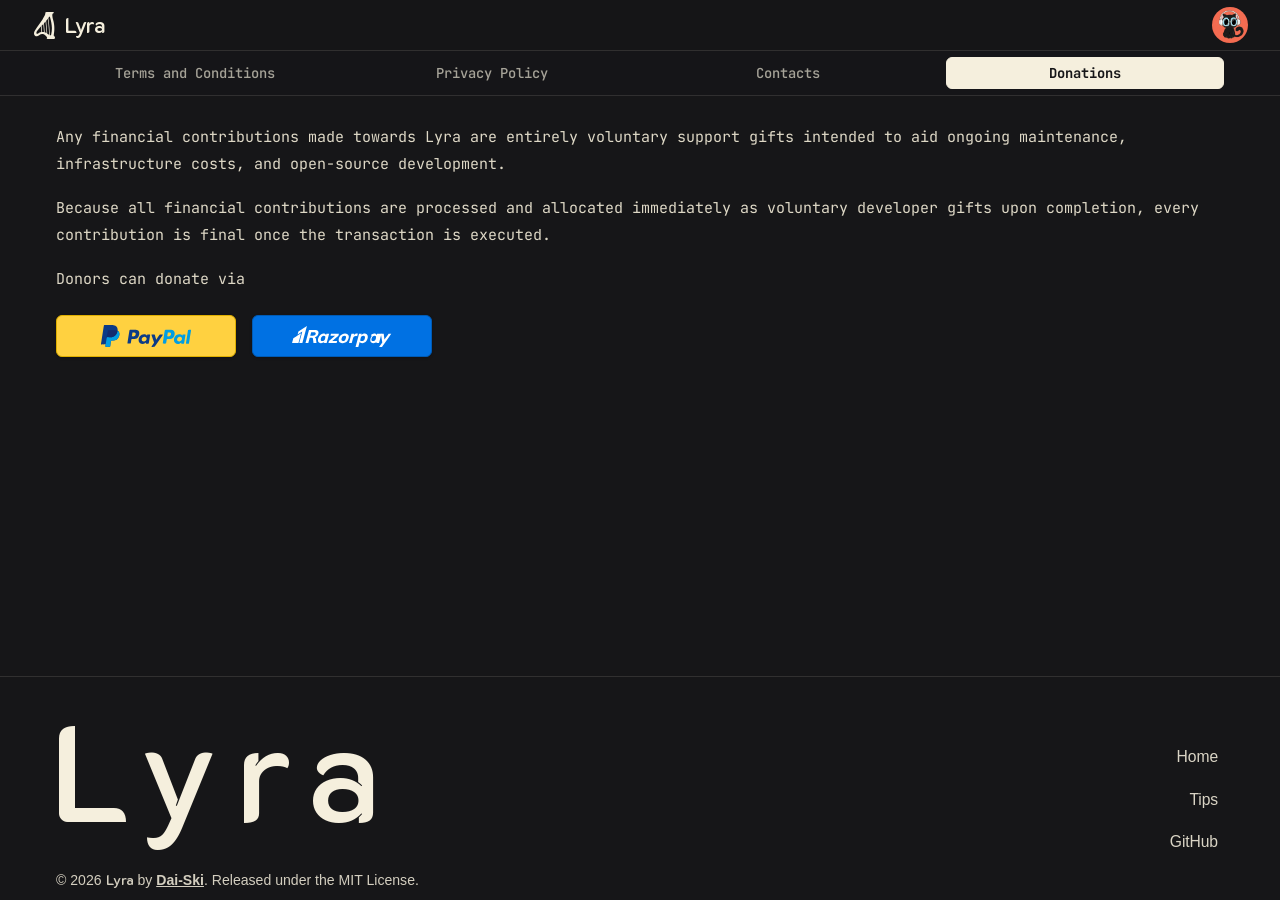
<file: docs/donations.html>
<!DOCTYPE html>
<html lang="en">

<head>
  <meta charset="UTF-8">
  <meta name="viewport" content="width=device-width, initial-scale=1.0">
  <title>Donations - Lyra</title>
  <meta name="description" content="Support and donations policy for Lyra macOS lyrics app.">
  <meta name="theme-color" content="#161618">
  <meta property="og:title" content="Donations - Lyra">
  <meta property="og:description" content="Support and donations policy for Lyra macOS lyrics app.">
  <meta property="og:type" content="website">
  <meta name="twitter:card" content="summary">
  <link rel="icon" type="image/png" sizes="32x32" href="favicon-32x32.png">
  <link rel="icon" type="image/png" sizes="192x192" href="favicon.png">
  <link rel="shortcut icon" href="favicon.ico">
  <link rel="apple-touch-icon" sizes="180x180" href="apple-touch-icon.png">
  <link rel="preconnect" href="https://fonts.googleapis.com">
  <link rel="preconnect" href="https://fonts.gstatic.com" crossorigin>
  <link
    href="https://fonts.googleapis.com/css2?family=JetBrains+Mono:ital,wght@0,300;0,400;0,500;0,600;0,700;1,400&family=K2D:wght@600;700;800&display=swap"
    rel="stylesheet">
  <link rel="stylesheet" href="razorpay-support.css">
  <style>
    :root {
      --bg-dark: #161618;
      --bg-cream: #f5efdd;
      --border-subtle: rgba(245, 239, 221, 0.12);
      --text-cream: #f5efdd;
      --text-body: #ded8c6;
      --text-muted: rgba(245, 239, 221, 0.6);
    }

    * {
      box-sizing: border-box;
      margin: 0;
      padding: 0;
    }

    ::selection {
      background: rgba(0, 240, 255, 0.25);
      color: #ffffff;
    }

    :focus-visible {
      outline: 2px solid var(--neon-accent);
      outline-offset: 3px;
    }

    html {
      scroll-behavior: smooth;
    }

    html,
    body {
      height: 100vh;
      max-height: 100vh;
      overflow: hidden;
      overscroll-behavior-y: none;
      overscroll-behavior: none;
    }

    body {
      font-family: 'JetBrains Mono', 'SF Mono', Consolas, Menlo, Monaco, monospace;
      background-color: var(--bg-dark);
      color: var(--text-body);
      min-height: 100vh;
      height: 100vh;
      display: flex;
      flex-direction: column;
      justify-content: space-between;
      align-items: stretch;
      line-height: 1.8;
      -webkit-font-smoothing: antialiased;
    }

    .font-lyra {
      font-family: 'K2D', sans-serif !important;
      font-weight: 600 !important;
    }

    /* Top Navigation Bar */
    .apple-navbar {
      width: 100%;
      background: rgba(22, 22, 24, 0.95);
      border-bottom: 1px solid var(--border-subtle);
      position: static;
      z-index: 100;
      padding: 0.45rem 2rem;
      display: flex;
      align-items: center;
      justify-content: space-between;
      flex-shrink: 0;
    }

    .nav-logo-link {
      display: flex;
      align-items: center;
      gap: 0.65rem;
      text-decoration: none;
      transition: transform 0.2s cubic-bezier(0.175, 0.885, 0.32, 1.275), opacity 0.2s ease;
      padding: 2px;
    }

    .nav-logo-link:hover {
      transform: scale(1.05);
      opacity: 0.85;
    }

    .nav-logo-svg {
      height: 27px;
      width: auto;
      display: block;
    }

    .nav-brand-text {
      font-family: 'K2D', sans-serif;
      font-weight: 700;
      font-size: 1.35rem;
      color: var(--text-cream);
      letter-spacing: -0.2px;
      line-height: 1;
      display: inline-block;
    }

    /* Small Circular Daiski Cat Avatar */
    .nav-cat-circle {
      width: 36px;
      height: 36px;
      border-radius: 50%;
      overflow: hidden;
      display: flex;
      align-items: center;
      justify-content: center;
      box-shadow: none;
      border: none;
      outline: none;
      background: transparent;
      cursor: default;
      user-select: none;
    }

    .nav-cat-avatar {
      width: 100%;
      height: 100%;
      object-fit: cover;
      display: block;
      pointer-events: none;
    }

    /* Stretched Subnavigation Bar */
    .legal-subnav {
      width: 100%;
      background: rgba(22, 22, 24, 0.85);
      border-bottom: 1px solid var(--border-subtle);
      position: static;
      z-index: 90;
      flex-shrink: 0;
    }

    .subnav-inner {
      width: 100%;
      max-width: 100%;
      box-sizing: border-box;
      display: flex;
      justify-content: space-between;
      align-items: center;
      padding: 0.35rem 3.5rem;
      gap: 1.2rem;
      overflow-x: auto;
    }

    .subnav-item {
      flex: 1;
      text-align: center;
      font-size: 0.86rem;
      font-weight: 500;
      color: rgba(245, 239, 221, 0.65);
      text-decoration: none;
      padding: 6px 12px;
      border-radius: 6px;
      white-space: nowrap;
      transition: all 0.2s ease;
      border: 1px solid transparent;
      background: transparent;
      cursor: pointer;
      font-family: inherit;
    }

    .subnav-item:hover {
      color: #f5efdd;
      background: rgba(245, 239, 221, 0.08);
    }

    .subnav-item.active {
      color: #161618;
      background: #f5efdd;
      font-weight: 700;
      border-color: #f5efdd;
    }

    /* Main Container - Single Page Layout fitting 100vh */
    .container {
      flex: 1 1 auto;
      width: 100%;
      max-width: 100%;
      box-sizing: border-box;
      padding: 1.8rem 3.5rem 0.5rem;
      overflow-y: auto;
    }

    .tab-pane {
      display: none;
      animation: fadeIn 0.2s ease-in-out;
    }

    .tab-pane.active {
      display: block;
    }

    @keyframes fadeIn {
      from {
        opacity: 0;
        transform: translateY(3px);
      }

      to {
        opacity: 1;
        transform: translateY(0);
      }
    }

    p {
      font-size: 0.94rem;
      color: var(--text-body);
      margin-bottom: 1.15rem;
      line-height: 1.75;
    }

    p:last-child {
      margin-bottom: 0;
    }

    a {
      color: var(--text-cream);
      text-decoration: underline;
      font-weight: 600;
      transition: color 0.2s ease;
    }

    a:hover {
      color: #ffffff;
    }

    /* Contacts Buttons - Centered Icon Only */
    .contact-btn-wrapper {
      margin-top: 1.8rem;
      display: flex;
      justify-content: center;
      align-items: center;
      gap: 1.25rem;
      width: 100%;
    }

    .contact-btn {
      display: inline-flex;
      align-items: center;
      justify-content: center;
      width: 52px;
      height: 52px;
      border-radius: 50%;
      background: rgba(245, 239, 221, 0.07);
      border: 1px solid rgba(245, 239, 221, 0.15);
      text-decoration: none !important;
      box-shadow: 0 4px 14px rgba(0, 0, 0, 0.35);
    }

    .contact-btn:hover {
      background: rgba(245, 239, 221, 0.15);
      border-color: rgba(245, 239, 221, 0.35);
    }

    .contact-btn-icon {
      width: 26px;
      height: 26px;
      display: block;
    }

    /* Uniform Tip/Donation Buttons in Tab */
    .donation-btn-wrapper {
      margin: 1.4rem 0 1.6rem 0;
      display: flex;
      flex-direction: row;
      justify-content: flex-start;
      align-items: center;
      gap: 1rem;
      flex-wrap: wrap;
    }

    .tip-btn {
      display: inline-flex;
      align-items: center;
      justify-content: center;
      height: 42px;
      width: 180px;
      min-width: 180px;
      max-width: 180px;
      padding: 0 1.25rem;
      border-radius: 6px;
      font-family: inherit;
      font-size: 0.96rem;
      font-weight: 700;
      cursor: pointer;
      text-decoration: none !important;
      user-select: none;
      letter-spacing: -0.1px;
      box-sizing: border-box;
      outline: none;
      border: none;
      touch-action: manipulation;
      transition: transform 0.12s ease, box-shadow 0.12s ease;
    }

    .tip-btn:active {
      transform: scale(0.97);
    }

    .paypal-btn {
      background-color: #FFD140;
      color: #000000;
      border: 1px solid #dfaf00;
      box-shadow: 0 1px 3px rgba(0, 0, 0, 0.2);
    }

    .paypal-logo-svg {
      height: 22px;
      width: auto;
      display: block;
      pointer-events: none;
    }

    .razorpay-btn {
      background-color: #0071e3;
      color: #ffffff;
      border: 1px solid #005bb5;
      box-shadow: 0 1px 3px rgba(0, 0, 0, 0.2);
    }

    .razorpay-logo-svg {
      height: 21px;
      width: auto;
      display: block;
      pointer-events: none;
    }

    /* Site Footer - Compact 1-Page Alignment */
    .site-footer {
      font-family: -apple-system, BlinkMacSystemFont, 'SF Pro Text', 'SF Pro Icons', 'Helvetica Neue', Helvetica, Arial, sans-serif;
      position: relative;
      width: 100%;
      flex-shrink: 0;
      margin-top: auto;
      background-color: var(--bg-dark);
      color: var(--bg-cream);
      border-top: 1px solid var(--border-subtle);
      display: flex;
      flex-direction: column;
      justify-content: center;
      align-items: center;
      padding: 1.6rem 3.5rem 1.4rem;
      box-sizing: border-box;
      z-index: 10;
    }

    .footer-inner {
      width: 100%;
      max-width: 1380px;
      display: flex;
      justify-content: space-between;
      align-items: flex-end;
      gap: 2rem;
    }

    .footer-left {
      display: flex;
      flex-direction: column;
      align-items: flex-start;
      gap: 0;
    }

    .footer-big-title {
      font-size: clamp(4.5rem, 11vw, 8.5rem);
      font-weight: 800;
      color: var(--bg-cream);
      letter-spacing: 0.16em;
      line-height: 0.95;
      user-select: none;
      margin-left: -6px;
      margin-bottom: 0.4rem;
    }

    .footer-copy {
      font-size: 0.88rem;
      color: var(--bg-cream);
      opacity: 0.85;
      margin-top: 0.8rem;
      transform: translateY(16px);
    }

    .footer-copy a {
      color: var(--bg-cream);
      text-decoration: underline;
      font-weight: 600;
      transition: opacity 0.2s ease, color 0.2s ease;
    }

    .footer-copy a:hover {
      color: #ffffff;
      opacity: 1;
    }

    .footer-right {
      display: flex;
      flex-direction: column;
      align-items: flex-end;
      padding-bottom: 1.2rem;
    }

    .footer-stacked-links {
      display: flex;
      flex-direction: column;
      align-items: flex-end;
      gap: 0.65rem;
    }

    .footer-stacked-links a {
      font-size: 0.98rem;
      font-weight: 500;
      color: var(--bg-cream);
      opacity: 0.88;
      text-decoration: none;
      letter-spacing: -0.1px;
      padding: 2px 6px;
      border-radius: 6px;
      transition: all 0.2s ease;
    }

    .footer-stacked-links a:hover {
      color: #ffffff;
      opacity: 1;
      transform: translateX(-4px);
    }

    @media (max-width: 768px) {

      html,
      body {
        height: auto;
        overflow: auto;
      }

      body {
        height: auto;
        min-height: 100vh;
      }

      .apple-navbar {
        padding: 0.45rem 1.2rem;
      }

      .subnav-inner {
        padding: 0.3rem 0.8rem;
        gap: 0.4rem;
      }

      .subnav-item {
        font-size: 0.75rem;
        padding: 5px 8px;
      }

      .container {
        padding: 1.5rem 1.2rem 2rem;
        overflow-y: visible;
      }

      .site-footer {
        padding: 2rem 1.5rem 1.8rem;
      }

      .footer-inner {
        flex-direction: column;
        align-items: flex-start;
        gap: 2rem;
      }

      .footer-big-title {
        font-size: clamp(4rem, 18vw, 6.5rem);
        margin-left: -2px;
      }

      .footer-right {
        align-items: flex-start;
        padding-bottom: 0;
      }

      .footer-stacked-links {
        align-items: flex-start;
      }

      .footer-stacked-links a:hover {
        transform: translateX(4px);
      }
    }
  </style>
</head>

<body>

  <!-- Navigation (Top left has Lyra text, Top right has Cat avatar) -->
  <nav class="apple-navbar">
    <a href="index.html" class="nav-logo-link">
      <svg class="nav-logo-svg" viewBox="0 0 499 639" fill="none" xmlns="http://www.w3.org/2000/svg">
        <path
          d="M329.394 0.30794C367.135 -0.539834 404.962 0.592892 442.696 0.95729C448.672 1.0151 464.329 -0.69574 466.903 6.07675C471.294 17.6409 459.931 33.5293 448.814 36.8678C440.193 39.4558 437.343 45.7983 436.018 54.0172C426.755 105.467 444.438 153.909 457.021 202.993C463.523 227.521 468.914 252.331 473.177 277.346C479.598 315.144 482.295 355.43 481.56 393.728C481.373 403.47 481.638 414.055 481.004 423.719C479.18 450.927 476.647 478.087 473.409 505.165C471.894 516.709 470.495 528.264 469.216 539.837C468.201 548.483 465.605 556.125 470.003 564.077C473.789 565.397 477.65 566.606 480.635 568.974C488.689 575.367 489.14 585.131 489.088 594.564C489.077 596.671 492.677 597.842 493.93 599.092C501.54 606.693 499.85 620.642 493.359 628.43C487.596 635.651 478.165 637.93 469.309 638.422C460.046 638.937 450.358 638.709 441.036 638.709L389.473 638.72L342.693 638.713C334.404 638.705 326.156 638.87 317.788 638.448C305.082 637.807 303.725 625.502 303.191 615.506C302.822 608.588 305.142 607.174 309.693 602.691C311.35 601.188 312.424 597.6 310.693 595.761C295.723 579.865 280.059 563.297 263.488 549.147C261.691 547.763 259.942 546.342 258.179 544.921C242.863 532.564 223.057 523.288 203.356 521.599C140.874 516.231 123.468 567.65 71.7753 573.125C54.5849 574.945 36.9103 571.059 23.3933 559.952C1.98901 542.366 -3.84433 514.258 2.31542 488.079C11.3558 449.655 45.7571 400.863 68.3167 367.754C112.198 303.352 160.111 241.662 201.518 175.598C216.437 151.656 230.343 127.097 243.198 101.986C252.521 83.8239 260.978 67.0057 266.64 47.3014C269.866 36.0759 263.059 17.247 269.651 11.5002C281.234 1.40299 314.211 0.93342 329.394 0.30794ZM339.38 143.258C343.178 170.085 346.756 196.943 350.113 223.829C362.543 322.571 370.235 421.85 373.164 521.33C373.372 530.088 373.85 538.7 373.962 547.494C379.737 548.923 383.023 549.71 388.999 550.295C391.872 550.348 399.437 550.903 401.067 549.046C404.07 545.618 406.544 533.552 407.547 529.196C418.567 480.594 423.973 430.887 423.655 381.054C422.376 300.073 405.421 219.17 384.459 141.219C382.445 133.818 380.501 126.399 378.618 118.964C378.106 116.929 376.517 109.566 375.741 108.093C374.812 107.663 375.085 107.723 374.096 107.546C361.226 110.497 355.686 121.559 348.084 131.49C345.793 134.484 341.257 140.393 339.38 143.258ZM313.577 513.222C320.404 517.768 326.854 522.755 333.71 527.249C339.709 531.535 350.967 538.092 357.708 540.93C355.929 459.554 350.799 378.283 342.331 297.328C339.791 272.927 337.045 248.548 334.102 224.191C331.561 204.207 328.252 181.93 326.223 161.996L325.622 161.478C317.151 172.164 308.526 182.729 299.752 193.167C296.249 197.362 291.205 203.016 287.878 212.288C294.07 272.255 299.841 332.213 304.519 392.318L313.577 513.222ZM219.426 282.74C206.337 296.61 192.756 311.648 179.521 325.081C182.968 353.994 185.023 386.037 187.547 415.256C188.735 427.855 189.808 440.461 190.765 453.079C191.136 457.753 192.064 466.13 192.038 470.449C194.565 470.516 197.523 470.516 200.01 470.669C210.48 470.893 226.042 471.75 236.207 474.857C234.416 458.223 233.445 440.309 232.076 423.457C229.02 384.217 225.606 345.002 221.834 305.825C221.499 302.513 220.308 284.67 219.426 282.74ZM272.86 487.911C281.939 492.465 287.963 496.15 296.585 501.488C295.999 490.563 295.007 479.732 294.219 468.823C292.742 446.28 291.026 423.752 289.075 401.243C285.292 351.936 280.946 302.67 276.027 253.46C275.679 249.87 273.775 225.765 272.888 224.593C262.52 235.449 252.725 247.157 242.397 258.08C240.189 260.415 236.853 263.699 234.95 266.156C239.895 317.325 244.363 368.541 248.355 419.791C249.958 439.734 252.068 459.811 253.114 479.822C260.219 482.339 266.132 484.439 272.86 487.911ZM163.4 342.835C157.92 348.374 152.303 354.733 147.016 360.522C136.517 371.972 126.187 383.575 116.029 395.328C92.5917 422.458 58.1188 458.346 55.8891 496.389C55.3552 505.497 60.2425 513.539 69.2557 516.534C89.0507 521.755 107.61 503.043 121.858 491.951C137.418 479.836 155.508 474.988 174.573 471.881C173.787 457.432 172.371 443.404 171.115 428.992C169.766 412.108 168.273 395.234 166.633 378.376C165.595 367.75 165.2 353.021 163.788 343.148L163.4 342.835Z"
          fill="#f5efdd" />
      </svg>
      <span class="nav-brand-text font-lyra">Lyra</span>
    </a>
    <div class="nav-cat-circle">
      <img src="cat.png" alt="" class="nav-cat-avatar">
    </div>
  </nav>

  <!-- Stretched Subnavigation Bar -->
  <nav class="legal-subnav" aria-label="Legal Navigation">
    <div class="subnav-inner">
      <button type="button" class="subnav-item" data-tab="terms" onclick="switchTab('terms')">Terms and
        Conditions</button>
      <button type="button" class="subnav-item" data-tab="privacy" onclick="switchTab('privacy')">Privacy
        Policy</button>
      <button type="button" class="subnav-item" data-tab="contact" onclick="switchTab('contact')">Contacts</button>
      <button type="button" class="subnav-item active" data-tab="donations"
        onclick="switchTab('donations')">Donations</button>
    </div>
  </nav>

  <!-- Container - Single Page Tabbed Content -->
  <main class="container">
    <!-- Tab 1: Terms and Conditions -->
    <div id="tab-terms" class="tab-pane">
      <p>Welcome to <a href="index.html">Lyra</a>. By downloading, installing, or using Lyra, you agree to these terms
        and
        operational guidelines.</p>

      <p>Lyra is free, open-source macOS software licensed under the MIT License. You are permitted to use, copy,
        modify,
        merge, publish, and distribute copies of the software freely in accordance with the license.</p>

      <p>Lyra connects locally on your machine with supported media players such as Spotify and Apple Music, querying
        public community lyric databases to provide synchronized lyrics. All music titles, lyrics, and trademarks remain
        the property of their respective copyright owners.</p>

      <p>Your privacy is respected by design. Lyra operates with zero telemetry, meaning no personal data, identifiers,
        or
        playback history are ever collected, stored, or transmitted to any private tracking server.</p>

      <p>All financial contributions made to Lyra are voluntary support gifts intended to aid ongoing maintenance,
        infrastructure costs, and open-source development. Every contribution is final once the transaction is executed.
      </p>

      <p>For questions, support inquiries, or feedback, check <a href="javascript:void(0)"
          onclick="switchTab('contact')">Contacts</a>.</p>
    </div>

    <!-- Tab 2: Privacy Policy -->
    <div id="tab-privacy" class="tab-pane">
      <p>Lyra is engineered with strict privacy principles and does not collect, monitor, profile, or sell any personal
        information or telemetry.</p>

      <p>The application operates entirely on your local machine, reading currently active song metadata directly from
        running media player applications such as Spotify and Apple Music through macOS system APIs.</p>

      <p>When searching for synchronized lyrics, Lyra sends anonymous track metadata consisting solely of track title
        and
        artist name to public community databases.</p>

      <p>No user accounts, unique device identifiers, IP addresses, playback histories, location coordinates, or
        keystrokes are ever gathered, stored, or transmitted to any centralized database or third-party analytic
        service.
      </p>

      <p>All application preferences, appearance settings, and local cache files reside strictly on your local macOS
        filesystem and can be cleared or deleted by you at any time.</p>
    </div>

    <!-- Tab 3: Contacts -->
    <div id="tab-contact" class="tab-pane">
      <p>If you have questions, feedback, feature suggestions, or need technical assistance with Lyra, you can reach out
        directly to the developer via</p>

      <div class="contact-btn-wrapper">
        <a href="https://t.me/dai_ski" target="_blank" rel="noopener" class="contact-btn" aria-label="Telegram">
          <svg class="contact-btn-icon" viewBox="0 0 143 123" fill="none" xmlns="http://www.w3.org/2000/svg">
            <path
              d="M37.6642 69.4386C26.0912 65.5756 14.2727 62.3223 2.80019 58.1991C1.15419 57.6076 -0.474057 55.7786 0.127943 53.9518C0.805443 51.8968 3.57094 50.5498 5.45469 49.8221C14.1132 46.4773 22.7607 43.1208 31.4247 39.7963L75.9814 22.4856L109.276 9.65983L123.896 3.95533C129.041 1.94658 138.839 -3.57242 142.009 3.47983C142.565 4.71858 142.447 6.78983 142.248 8.11433C140.731 15.8878 139.028 23.7818 137.383 31.5283L129.681 69.0046L123.694 97.2846C122.436 103.371 121.524 109.844 119.461 115.703C118.446 118.583 114.564 120.42 111.736 118.866C108.383 117.024 105.383 114.638 102.303 112.374L81.7979 97.3911C80.0574 96.1206 73.8989 91.4128 72.3589 90.5916C71.4252 92.6086 69.0259 95.9583 67.7032 97.9373C64.7054 102.485 61.6517 106.996 58.5429 111.468C56.6757 114.177 53.6887 119.054 51.7072 121.222C50.9097 121.919 50.7057 122.305 49.7202 121.885C48.3339 120.463 39.5844 75.8868 37.6642 69.4386Z"
              fill="#67C5FF" />
            <path
              d="M37.6641 69.4386C56.0148 58.1751 74.2891 46.7876 92.4856 35.2768L106.495 26.4383C108.771 24.9776 114.767 20.4293 117.01 20.8793C117.853 21.8638 116.482 23.4656 115.71 24.1726C96.2348 42.0176 76.7303 59.8878 56.8618 77.2963C56.4916 77.6206 56.0876 78.0373 56.0396 78.5176L72.3588 90.5916C71.4251 92.6086 69.0258 95.9583 67.7031 97.9373C64.7053 102.485 61.6516 106.996 58.5428 111.468C56.6756 114.177 53.6886 119.054 51.7071 121.222C50.9096 121.919 50.7056 122.305 49.7201 121.885C48.3338 120.463 39.5843 75.8868 37.6641 69.4386Z"
              fill="#65A5D7" />
            <path
              d="M56.0397 78.5176L72.359 90.5916C71.4252 92.6086 69.026 95.9583 67.7032 97.9373C64.7055 102.485 61.6517 106.996 58.543 111.468C56.6757 114.177 53.6887 119.054 51.7072 121.222C51.4412 118.066 55.2232 80.3028 56.0397 78.5176Z"
              fill="#E4F6FE" />
          </svg>
        </a>
        <a href="mailto:ado@daiski.dev" class="contact-btn" aria-label="Mail">
          <svg class="contact-btn-icon" viewBox="0 0 169 116" fill="none" xmlns="http://www.w3.org/2000/svg">
            <path
              d="M8.89399 0.171243C14.6968 -0.181547 23.3408 0.120598 29.3709 0.11766L70.7921 0.11714H126.346L148.486 0.110744C154.213 0.10988 158.546 -0.366672 164.088 1.26522C161.251 4.18347 157.965 7.0535 154.839 9.68292C145.208 17.7852 135.959 26.5935 126.308 34.6391C123.878 36.6892 121.105 39.3036 118.658 41.457L99 59.5C96.005 62.114 96.0284 61.9368 93 64.5C89.6194 67.3614 80.0666 67.2777 76.5 64.5C73.6694 62.2955 73.7766 62.4243 71.1027 60.0458L61.2327 51.3277L17.4873 12.898C15.9254 11.5354 5.64594 2.98682 5.33809 1.88904C5.23801 1.53193 5.34933 1.43807 5.52391 1.13731C6.43138 0.477364 7.77115 0.352392 8.89399 0.171243Z"
              fill="#CBFCFF" />
            <path
              d="M65.4049 61.0817C66.2024 60.9935 74.4898 68.8157 76.4041 69.9906C78.0479 70.9824 79.8677 71.6476 81.7637 71.9495C92.0026 73.552 95.8447 66.2619 102.9 61.1083C105.055 62.1981 107.519 64.7287 109.447 66.4098L120.986 76.5787L164.176 114.554C160.45 116.314 147.643 115.792 142.996 115.79L114.485 115.789L45.0174 115.791L22.942 115.793C20.1862 115.796 5.76899 116.474 4.98096 114.231C6.22272 112.528 11.5332 108.285 13.4064 106.639C20.4149 100.409 27.4688 94.2296 34.5676 88.1023L55.3575 69.8062C57.4341 67.9441 59.5208 66.0935 61.6178 64.2544C62.7255 63.2727 64.1743 61.7824 65.4049 61.0817Z"
              fill="#CBFCFF" />
            <path
              d="M1.70224 4.42346C3.52047 5.26732 10.9339 12.1102 12.9862 13.9222L32.0313 30.7066C38.6567 36.4689 45.2522 42.266 51.8171 48.0973C53.3652 49.4523 62.2285 56.8872 62.6072 57.9049C62.2191 59.1745 51.5962 68.0579 49.9994 69.4597L23.5142 92.7209L9.65774 104.916C7.99093 106.386 3.41676 110.723 1.65834 111.38C1.4988 110.969 0.947402 109.46 0.777316 109.155C-0.255472 104.514 0.0388935 100.225 0.0385478 95.471L0.0210888 81.4088L0.0447697 35.4643C0.0494366 27.855 0.241994 19.3654 0.00587832 11.8258C0.309924 8.90256 0.482776 7.12548 1.70224 4.42346Z"
              fill="#CBFCFF" />
            <path
              d="M166.436 4.65734L166.759 4.65405C169.224 5.9233 168.605 19.7305 168.598 22.5373L168.593 43.1721L168.624 102.853C168.612 104.832 168.222 109.965 166.828 111.34C165.831 111.208 138.064 86.5696 135.375 84.1938C133.461 82.3883 130.998 80.3518 128.983 78.5739L113.882 65.3225C111.49 63.2229 109.049 61.1067 106.696 58.9593C106.226 58.53 106.014 58.3276 106.014 57.7919C106.443 57.1066 110.914 53.2767 111.815 52.4804L130.075 36.5061L156.805 12.9471C158.71 11.299 164.695 5.80628 166.436 4.65734Z"
              fill="#CBFCFF" />
          </svg>
        </a>
      </div>
    </div>

    <!-- Tab 4: Donations -->
    <div id="tab-donations" class="tab-pane active">
      <p>Any financial contributions made towards Lyra are entirely voluntary support gifts intended to aid ongoing
        maintenance, infrastructure costs, and open-source development.</p>

      <p>Because all financial contributions are processed and allocated immediately as voluntary developer gifts upon
        completion, every contribution is final once the transaction is executed.</p>

      <p>Donors can donate via</p>

      <div class="donation-btn-wrapper">
        <!-- PayPal Button: Yellow Box with SVG Logo -->
        <button type="button" class="tip-btn paypal-btn" onclick="openPayPalModal(event)" aria-label="PayPal">
          <svg class="paypal-logo-svg" viewBox="0 0 1179 288" fill="none" xmlns="http://www.w3.org/2000/svg">
            <path
              d="M44.9237 0.555897C61.7362 -0.64984 86.0115 0.509834 103.43 0.323056C124.367 0.883388 145.018 -1.3036 165.795 1.83004C205.989 7.89199 223.04 34.8276 216.245 73.5391L216.933 74.047C249.458 87.6517 243.16 132.192 231.991 158.168C217.579 191.68 186.889 206.769 151.421 204.268C129.431 202.72 130.639 207.62 127.648 227.251L122.562 261.376C121.66 267.516 121.245 274.565 119.284 280.418C118.656 282.292 117.831 284.307 115.874 285.094C111.682 286.776 64.1304 286.802 60.5113 285.132C59.2774 284.563 58.5815 283.572 58.2009 282.26C55.9583 274.521 60.8765 259.457 61.6307 251.007C60.5017 251.781 58.2143 253.278 56.8621 253.252C47.0377 253.054 5.37104 256.994 0.0216615 249.862C-0.293046 242.909 2.9052 226.233 4.1717 218.238L11.8929 169.036L27.2886 71.2351C30.3378 51.6823 33.4375 32.0432 36.717 12.5218C37.8703 5.65899 39.4381 4.25626 44.9237 0.555897Z"
              fill="#0B3B87" />
            <path
              d="M76.8394 164.015C82.1747 156.87 92.9956 158.866 101.367 158.763C122.036 158.501 140.537 160.356 160.321 152.68C186.566 142.887 203.256 119.81 211.718 93.9043C213.411 88.7219 214.937 78.0871 216.934 74.0471C249.459 87.6517 243.161 132.192 231.992 158.169C217.579 191.68 186.89 206.769 151.421 204.268C129.431 202.72 130.64 207.62 127.648 227.251L122.562 261.376C121.66 267.516 121.245 274.565 119.285 280.418C118.656 282.292 117.832 284.307 115.874 285.094C111.682 286.776 64.1308 286.802 60.5117 285.132C59.2778 284.563 58.5819 283.572 58.2013 282.26C55.9587 274.521 60.8769 259.457 61.6311 251.007C62.0174 246.133 65.0391 228.805 66.0472 223.611C69.3356 206.66 71.664 179.565 76.8394 164.015Z"
              fill="#009EE3" />
            <path
              d="M76.8387 164.015C74.0293 157.804 81.7633 126.621 82.9902 118.643C85.1637 104.505 86.4385 89.27 90.1696 75.4159C91.2986 69.4761 97.6234 67.6781 103.517 67.7152C134.885 67.9128 166.544 67.71 197.899 68.5217C203.043 68.6548 211.679 71.8057 216.245 73.5392L216.933 74.047C214.936 78.0871 213.41 88.7219 211.717 93.9043C203.255 119.81 186.565 142.887 160.32 152.68C140.536 160.356 122.035 158.501 101.367 158.763C92.9949 158.866 82.174 156.87 76.8387 164.015Z"
              fill="#132C6F" />
            <path
              d="M840.903 63.8729L845.029 63.8159L887.111 63.7353C908.002 63.7142 937.241 60.8288 953.033 77.1046C975.229 99.9842 963.396 146.7 943.036 167.072C923.392 186.716 896.872 183.499 871.581 183.358C869.131 183.358 866.105 183.665 863.617 183.844C856.389 195.23 857.419 236.711 849.366 242.276C846.052 244.566 819.417 244.105 814.095 243.255C812.132 242.935 810.725 242.602 809.509 240.997C809.209 237.811 809.253 234.607 809.65 231.44C811.044 219.818 813.597 206.168 815.471 194.449L825.372 131.041C828.545 110.589 831.385 89.3423 835.396 68.9798C835.933 66.2549 838.556 64.8867 840.903 63.8729ZM866.643 148.638C877.472 148.67 895.587 150.448 904.036 144.889C915.928 136.177 921.793 119.147 914.085 106.12C907.964 95.7843 885.16 98.3819 874.376 98.4369C873.628 110.119 868.881 136.868 866.643 148.638Z"
              fill="#009EE3" />
            <path
              d="M377.016 63.8837C378.597 63.8005 380.179 63.7494 381.762 63.7283L424.399 63.6899C445.099 63.6886 474.246 60.7839 489.878 76.8366C511.852 99.404 500.39 146.764 480.102 166.906C461.256 185.616 435.114 183.921 410.666 183.671C407.16 183.556 403.759 183.838 400.259 184.049L399.825 184.951C393.762 197.366 394.474 230.027 386.786 241.63C384.401 245.231 356.477 242.903 351.126 243.491C349.276 243.696 347.823 242.257 346.624 240.734C345.707 235.009 351.65 201.844 352.958 193.292C359.038 153.531 365.213 113.568 371.71 73.8654C372.513 68.958 373.008 66.631 377.016 63.8837ZM403.604 148.535C414.786 148.708 432.419 150.448 441.493 145.024C458.145 132.308 462.684 100.836 435.772 98.4477C428.399 97.7934 418.916 98.378 411.35 98.465C410.689 109.667 405.802 137.111 403.604 148.535Z"
              fill="#0B3B87" />
            <path
              d="M1021.35 120.324C1031.59 118.937 1050.78 120.622 1057.65 129.116C1060.3 132.397 1062.27 137.399 1064.93 139.324C1066.97 136.075 1065.55 131.284 1067.38 128.031C1068.43 126.178 1069.9 125.004 1071.96 124.439C1075.36 123.5 1102.53 124.082 1104.67 125.473C1105.47 125.99 1105.63 126.72 1105.83 127.614C1106.64 131.258 1092 220.675 1089.44 233.41C1089 235.579 1088.1 241.125 1086.56 242.589C1082.96 246.005 1067.55 244.169 1062.5 244.246C1059.07 244.297 1053.33 245.046 1050.94 242.071C1048.56 239.103 1050.25 234.203 1050.94 230.865C1050.95 229.393 1051.01 229.905 1050.54 228.517C1048.47 228.735 1037.51 239.084 1033.21 240.894C963.792 270.139 932.424 194.475 973.732 144.307C985.988 129.429 1003.17 121.906 1021.35 120.324ZM1028.78 215.302C1047.93 210.089 1065.78 192.166 1059.26 170.949C1057.32 164.411 1052.75 158.974 1046.65 155.923C1041.16 153.173 1035.09 152.29 1029.02 152.866C987.088 159.109 983.116 218.257 1028.78 215.302Z"
              fill="#009EE3" />
            <path
              d="M563.443 119.666C575.615 119.339 591.613 121.979 597.536 133.05C598.329 134.527 601.207 138.896 602.352 139.491C603.478 137.041 604.63 128.452 605.595 124.572C610.988 124.165 639.702 123.255 642.446 126.474C642.861 128.524 642.97 130.728 642.625 132.8C636.893 166.817 631.904 200.955 626.167 234.971C625.744 237.485 624.785 239.877 623.518 242.071C618.612 245.781 592.982 246.191 588.312 242.685C585.798 238.54 588.178 232.879 587.992 227.82C585.005 229.528 581.525 232.489 578.941 234.805C561.515 250.367 531.209 251.979 512.314 237.888C483.584 216.466 489.368 172.689 508.868 147.026C523.289 128.054 540.864 122.428 563.443 119.666ZM566.721 214.976C608.576 204.492 608.116 149.424 564.852 152.815C519.506 163.439 524.783 220.662 566.721 214.976Z"
              fill="#0B3B87" />
            <path
              d="M723.093 192.594C735.739 172.049 751.224 152.392 764.401 132.084C771.194 118.936 781.832 125.391 791.861 123.894C825.232 118.917 801.757 142.139 790.921 157.618L757.116 206.155L720.681 258.606C715.814 265.572 706.59 279.651 701.172 285.427C692.121 286.265 667.239 289.482 661.066 283.463C660.33 278.64 690.311 238.444 695.517 231.05C693.17 225.191 687.125 208.477 685.731 203.027C683.012 192.39 659.525 132.525 661.411 126.84C662.972 124.904 663.004 125.03 665.224 124.169C672.145 123.675 695.549 123.001 701.319 125.541C705.042 130.35 720.061 182.641 723.093 192.594Z"
              fill="#0B3B87" />
            <path
              d="M1145.3 63.9355C1151.09 63.9253 1175.34 63.0029 1178.21 65.8493C1179.4 75.4159 1171.29 115.621 1169.29 128.47L1158.51 196.79C1156.49 209.852 1154.24 228.459 1150.92 241.361C1150.52 242.909 1148.4 243.709 1146.89 244.304C1140.61 244.272 1114.42 246.063 1112.09 241.649C1112.01 236.046 1114.17 224.654 1115.13 218.673L1122.25 174.991L1135.45 91.3502C1136.61 84.1765 1137.06 72.2618 1140.4 65.699C1141.12 64.3065 1143.76 64.1933 1145.3 63.9355Z"
              fill="#009EE3" />
          </svg>
        </button>

        <!-- Razorpay Button: Blue Box with SVG Logo -->
        <button type="button" class="tip-btn razorpay-btn" onclick="openRazorpayModal(event)" aria-label="Razorpay">
          <svg class="razorpay-logo-svg" viewBox="0 0 1896 401" fill="none" xmlns="http://www.w3.org/2000/svg">
            <g fill="white" fill-rule="evenodd">
              <path
                d="M451.9209,151.4937 C448.9309,162.6497 443.1359,170.8377 434.5349,176.0657 C425.9239,181.2927 413.8469,183.9117 398.2689,183.9117 L348.7769,183.9117 L366.1509,119.0807 L415.6429,119.0807 C431.2089,119.0807 441.8959,121.6947 447.7019,126.9217 C453.4969,132.1547 454.9109,140.3437 451.9209,151.4937 M503.1739,150.0967 C509.4679,126.6377 506.8589,108.6267 495.3509,96.0797 C483.8409,83.5327 463.6739,77.2627 434.8709,77.2627 L324.3909,77.2627 L257.8969,325.4027 L311.5719,325.4027 L338.3809,225.3777 L373.5809,225.3777 C381.4739,225.3777 387.6869,226.6577 392.2309,229.2137 C396.7849,231.7747 399.4509,236.3067 400.2739,242.8037 L409.8479,325.4027 L467.3589,325.4027 L458.0289,248.3847 C456.1279,231.1897 448.2589,221.0827 434.4309,218.0637 C452.0599,212.9577 466.8259,204.4677 478.7179,192.6167 C490.5989,180.7717 498.7579,166.6017 503.1739,150.0967" />
              <path
                d="M633.625,236.533 C629.14,253.258 622.231,266.042 612.901,274.868 C603.56,283.7 592.386,288.111 579.382,288.111 C566.122,288.111 557.128,283.758 552.387,275.042 C547.623,266.332 547.461,253.733 551.889,237.228 C556.305,220.735 563.352,207.841 573.053,198.539 C582.742,189.255 594.09,184.602 607.105,184.602 C620.11,184.602 628.919,189.082 633.485,198.024 C638.053,206.966 638.11,219.802 633.625,236.533 L633.625,236.533 Z M657.153,148.706 L650.431,173.8 C647.521,164.736 641.9,157.538 633.578,152.195 C625.245,146.852 614.918,144.174 602.608,144.174 C587.506,144.174 572.983,148.069 559.052,155.852 C545.12,163.64 532.938,174.617 522.519,188.786 C512.099,202.961 504.461,219.107 499.604,237.228 C494.748,255.356 493.774,271.328 496.695,285.149 C499.616,298.977 505.944,309.605 515.691,317.04 C525.428,324.481 537.969,328.19 553.303,328.19 C565.612,328.19 577.342,325.635 588.469,320.523 C599.595,315.418 609.041,308.325 616.818,299.266 L609.807,325.403 L661.731,325.403 L709.079,148.706 L657.153,148.706 Z" />
              <polygon
                points="895.79 148.7061 744.882 148.7061 734.334 188.0911 822.155 188.0911 706.042 288.4581 696.132 325.4031 851.92 325.4031 862.478 286.0241 768.388 286.0241 886.263 184.2541" />
              <path
                d="M1028.6514,236.1853 C1023.9804,253.6053 1017.0604,266.6273 1007.9044,275.2223 C998.7484,283.8163 987.6674,288.1103 974.6634,288.1103 C947.4714,288.1103 938.5234,270.8113 947.7964,236.1853 C952.4094,218.9903 959.3634,206.0383 968.6594,197.3283 C977.9654,188.6123 989.2324,184.2543 1002.4804,184.2543 C1015.4844,184.2543 1024.2584,188.6123 1028.7794,197.3283 C1033.2984,206.0383 1033.2644,218.9903 1028.6514,236.1853 M1059.0304,155.3243 C1047.0804,147.8943 1031.8154,144.1743 1013.2244,144.1743 C994.4014,144.1743 976.9694,147.8943 960.9174,155.3243 C944.8644,162.7653 931.1984,173.4523 919.9214,187.3893 C908.6314,201.3323 900.4954,217.5943 895.5114,236.1853 C890.5274,254.7763 889.9484,271.0323 893.7734,284.9753 C897.5864,298.9183 905.5144,309.6053 917.5914,317.0403 C929.6574,324.4813 945.0954,328.1903 963.9194,328.1903 C982.5094,328.1903 999.7674,324.4813 1015.7054,317.0403 C1031.6184,309.6053 1045.2374,298.9736 1056.5264,284.9753 C1067.8034,271.0323 1075.9404,254.7763 1080.9244,236.1853 C1085.9084,217.5943 1086.4884,201.3323 1082.6744,187.3893 C1078.8494,173.4523 1070.9674,162.7653 1059.0304,155.3243" />
              <path
                d="M1244.165,196.1055 L1257.401,148.0105 C1252.904,145.6865 1246.946,144.5225 1239.517,144.5225 C1227.66,144.5225 1216.243,147.4835 1205.244,153.4115 C1195.798,158.4975 1187.754,165.6365 1180.962,174.5815 L1187.847,148.6815 L1172.813,148.7065 L1135.938,148.7065 L1088.227,325.4025 L1140.87,325.4025 L1165.616,233.0505 C1169.221,219.5765 1175.688,209.0635 1185.042,201.5125 C1194.372,193.9615 1206.02,190.1825 1219.964,190.1825 C1228.563,190.1825 1236.619,192.1585 1244.165,196.1055" />
              <path
                d="M1390.6973,237.2256 C1386.2693,253.7306 1379.4083,266.3296 1370.1123,275.0396 C1360.7943,283.7556 1349.6433,288.1076 1336.6393,288.1076 C1323.6233,288.1076 1314.7573,283.6976 1300.0393,274.8656 C1305.3103,266.0396 1305.1943,253.2606 1309.6793,236.5296 C1314.1653,219.7996 1321.1423,206.9626 1330.6243,198.0206 C1340.1043,189.0786 1351.3593,184.5986 1364.3753,184.5986 C1377.1473,184.5986 1385.8293,189.2526 1390.4303,198.5426 C1395.0203,207.8376 1395.1133,220.7376 1390.6973,237.2256 M1427.4853,155.8486 C1417.7153,148.0656 1405.2783,144.1776 1390.1873,144.1776 C1376.9393,144.1776 1364.3293,147.1966 1352.3903,153.2356 C1340.4183,159.2856 1330.7173,167.5206 1323.2753,177.9806 L1323.4433,176.8216 L1332.2873,148.6786 L1322.1103,148.6786 L1322.1103,148.7036 L1280.9003,148.7036 L1267.8153,197.5656 C1267.6643,198.1336 1267.5373,198.6636 1267.3853,199.2376 L1213.4093,400.6806 L1266.0423,400.6806 L1293.2213,299.2696 C1295.8863,308.3216 1301.4273,315.4146 1309.8193,320.5206 C1318.2103,325.6316 1328.5603,328.1876 1340.8813,328.1876 C1356.2163,328.1876 1370.7963,324.4786 1384.6463,317.0376 C1398.4863,309.6076 1410.5163,298.9736 1420.7173,285.1466 C1430.9273,271.3306 1438.4623,255.3526 1443.3183,237.2256 C1448.1753,219.1036 1449.1823,202.9586 1446.3663,188.7836 C1443.5503,174.6136 1437.2443,163.6376 1427.4853,155.8486" />
              <path
                d="M1602.1367,236.533 C1597.6517,253.258 1590.7427,266.042 1581.4127,274.868 C1572.0817,283.7 1560.8857,288.111 1547.8817,288.111 C1534.6457,288.111 1525.6397,283.758 1520.8987,275.042 C1516.1347,266.332 1515.9727,253.733 1520.4007,237.228 C1524.8167,220.735 1531.8637,207.841 1541.5647,198.539 C1551.2537,189.255 1562.6017,184.602 1575.6167,184.602 C1588.6217,184.602 1597.4307,189.082 1601.9967,198.024 C1606.5647,206.966 1606.6217,219.802 1602.1367,236.533 L1602.1367,236.533 Z M1625.6647,148.706 L1618.9427,173.8 C1616.0327,164.736 1610.4117,157.538 1602.0897,152.195 C1593.7567,146.852 1583.4297,144.174 1571.1197,144.174 C1556.0177,144.174 1541.4947,148.069 1527.5637,155.852 C1513.6317,163.64 1501.4497,174.617 1522.519,188.786 C1512.099,202.961 1504.461,219.107 1499.604,237.228 C1494.748,255.356 1493.774,271.328 1496.695,285.149 C1499.616,298.977 1505.944,309.605 1515.691,317.04 C1525.428,324.481 1537.969,328.19 1553.303,328.19 C1565.612,328.19 1577.342,325.635 1588.469,320.523 C1599.595,315.418 1609.041,308.325 1616.818,299.266 L1609.807,325.403 L1661.731,325.403 L1709.079,148.706 L1657.153,148.706 Z" />
              <path
                d="M1895.5381,148.7554 L1895.5721,148.7064 L1863.6921,148.7064 C1862.6731,148.7064 1861.7741,148.7354 1860.8421,148.7554 L1844.2961,148.7554 L1835.8351,160.5434 C1835.1571,161.4314 1834.4791,162.3254 1833.7491,163.3624 L1832.8271,164.7274 L1765.5851,258.3754 L1751.6421,148.7064 L1696.5641,148.7064 L1724.4561,315.3544 L1662.8591,400.6834 L1664.6151,400.6834 L1696.0651,400.6834 L1717.7341,400.6834 L1732.6621,379.5374 C1733.1021,378.9074 1733.4791,378.3914 1733.9491,377.7254 L1751.3691,353.0284 L1751.8681,352.3214 L1829.8131,241.8274 L1895.4851,148.8284 L1895.5721,148.7554 L1895.5381,148.7554 Z" />
              <polygon
                points="122.6338 105.6902 106.8778 163.6732 197.0338 105.3642 138.0748 325.3482 197.9478 325.4032 285.0458 0.4822" />
              <path
                d="M25.5947,232.9246 L0.8077,325.4026 L123.5337,325.4026 C123.5337,325.4026 173.7317,137.3196 173.7457,137.2656 C173.6987,137.2956 25.5947,232.9246 25.5947,232.9246" />
            </g>
          </svg>
        </button>
      </div>
    </div>
  </main>

  <!-- Site Footer (Always Visible at bottom) -->
  <footer class="site-footer">
    <div class="footer-inner">
      <div class="footer-left">
        <div class="footer-big-title font-lyra">Lyra</div>
        <div class="footer-copy">
          © 2026 <span class="font-lyra">Lyra</span> by <a href="https://daiski.dev" target="_blank"
            rel="noopener">Dai-Ski</a>. Released under the MIT License.
        </div>
      </div>
      <div class="footer-right">
        <nav class="footer-stacked-links" aria-label="Footer Navigation">
          <a href="index.html">Home</a>
          <a href="tips.html">Tips</a>
          <a href="https://github.com/dai-ski/LYRA" target="_blank" rel="noopener">GitHub</a>
        </nav>
      </div>
    </div>
  </footer>

  <script>
    function switchTab(tabId, pushHash = true) {
      const tabs = ['terms', 'privacy', 'contact', 'donations'];
      if (!tabs.includes(tabId)) tabId = 'donations';

      // Update tab buttons
      document.querySelectorAll('.subnav-item').forEach(btn => {
        if (btn.getAttribute('data-tab') === tabId) {
          btn.classList.add('active');
        } else {
          btn.classList.remove('active');
        }
      });

      // Update tab panes
      document.querySelectorAll('.tab-pane').forEach(pane => {
        if (pane.id === 'tab-' + tabId) {
          pane.classList.add('active');
        } else {
          pane.classList.remove('active');
        }
      });

      // Update titles
      const titles = {
        'terms': 'Terms and Conditions - Lyra',
        'privacy': 'Privacy Policy - Lyra',
        'contact': 'Contacts - Lyra',
        'donations': 'Donations - Lyra'
      };
      if (titles[tabId]) {
        document.title = titles[tabId];
      }

      if (pushHash && window.location.hash !== '#' + tabId) {
        history.replaceState(null, '', '#' + tabId);
      }
    }

    function initTabFromHash() {
      const hash = window.location.hash.replace('#', '').toLowerCase();
      if (hash === 'terms' || hash === 'privacy' || hash === 'contact' || hash === 'donations' || hash === 'refund') {
        switchTab(hash === 'refund' ? 'donations' : hash, false);
      } else {
        switchTab('donations', false);
      }
    }

    window.addEventListener('DOMContentLoaded', initTabFromHash);
    window.addEventListener('hashchange', initTabFromHash);
  </script>
  <!-- Razorpay Checkout & Support Modal -->
  <script src="https://checkout.razorpay.com/v1/checkout.js"></script>
  <script src="razorpay-support.js"></script>
</body>

</html>
</file>
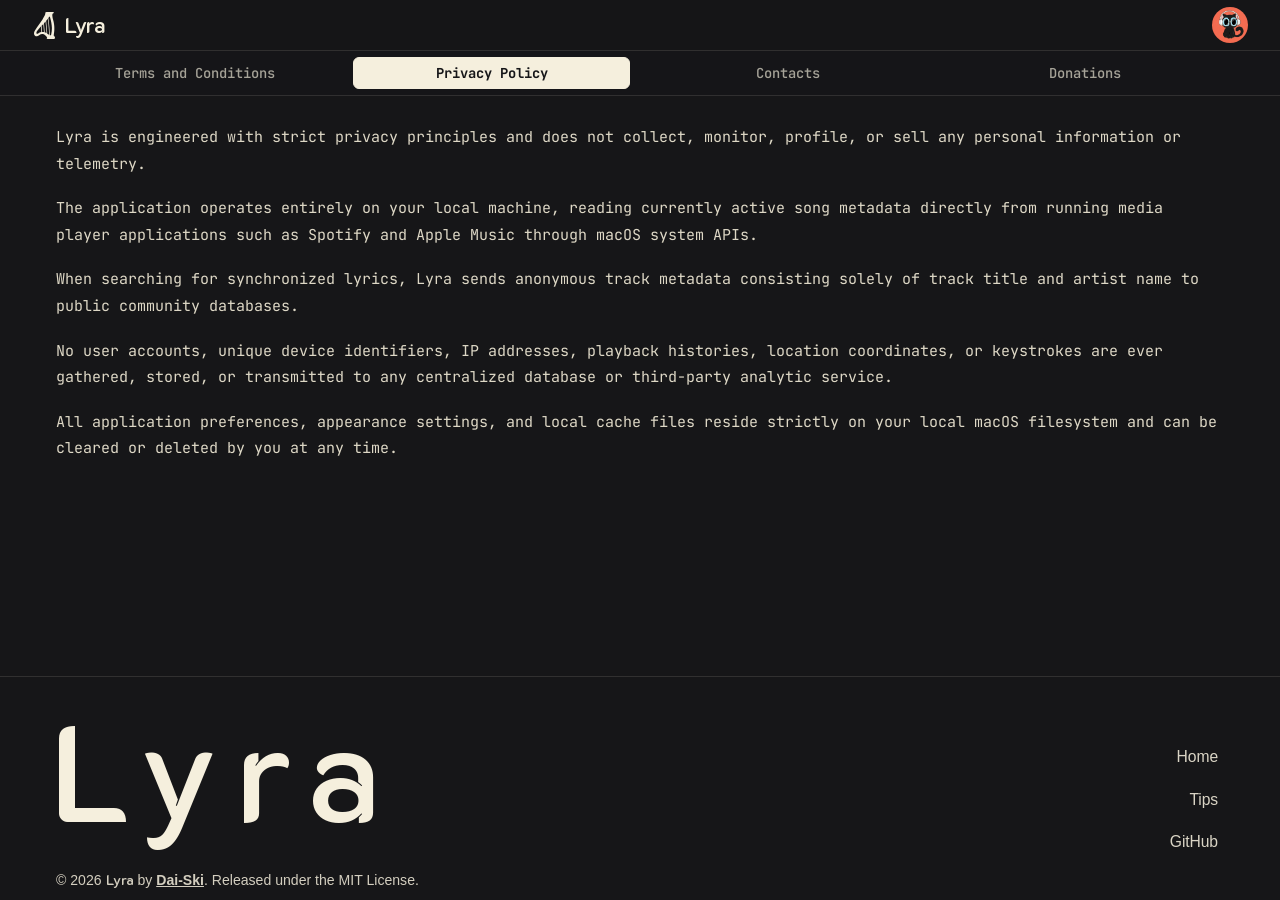
<file: docs/privacy.html>
<!DOCTYPE html>
<html lang="en">

<head>
  <meta charset="UTF-8">
  <meta name="viewport" content="width=device-width, initial-scale=1.0">
  <title>Privacy Policy - Lyra</title>
  <meta name="description" content="Privacy Policy for Lyra — Real-time lyrics app for macOS.">
  <meta name="theme-color" content="#161618">
  <meta property="og:title" content="Privacy Policy - Lyra">
  <meta property="og:description" content="Privacy Policy for Lyra — Real-time lyrics app for macOS.">
  <meta property="og:type" content="website">
  <meta name="twitter:card" content="summary">
  <link rel="icon" type="image/png" sizes="32x32" href="favicon-32x32.png">
  <link rel="icon" type="image/png" sizes="192x192" href="favicon.png">
  <link rel="shortcut icon" href="favicon.ico">
  <link rel="apple-touch-icon" sizes="180x180" href="apple-touch-icon.png">
  <link rel="preconnect" href="https://fonts.googleapis.com">
  <link rel="preconnect" href="https://fonts.gstatic.com" crossorigin>
  <link
    href="https://fonts.googleapis.com/css2?family=JetBrains+Mono:ital,wght@0,300;0,400;0,500;0,600;0,700;1,400&family=K2D:wght@600;700;800&display=swap"
    rel="stylesheet">
  <link rel="stylesheet" href="razorpay-support.css">
  <style>
    :root {
      --bg-dark: #161618;
      --bg-cream: #f5efdd;
      --border-subtle: rgba(245, 239, 221, 0.12);
      --text-cream: #f5efdd;
      --text-body: #ded8c6;
      --text-muted: rgba(245, 239, 221, 0.6);
    }

    * {
      box-sizing: border-box;
      margin: 0;
      padding: 0;
    }

    ::selection {
      background: rgba(0, 240, 255, 0.25);
      color: #ffffff;
    }

    :focus-visible {
      outline: 2px solid var(--neon-accent);
      outline-offset: 3px;
    }

    html {
      scroll-behavior: smooth;
    }

    html,
    body {
      height: 100vh;
      max-height: 100vh;
      overflow: hidden;
      overscroll-behavior-y: none;
      overscroll-behavior: none;
    }

    body {
      font-family: 'JetBrains Mono', 'SF Mono', Consolas, Menlo, Monaco, monospace;
      background-color: var(--bg-dark);
      color: var(--text-body);
      min-height: 100vh;
      height: 100vh;
      display: flex;
      flex-direction: column;
      justify-content: space-between;
      align-items: stretch;
      line-height: 1.8;
      -webkit-font-smoothing: antialiased;
    }

    .font-lyra {
      font-family: 'K2D', sans-serif !important;
      font-weight: 600 !important;
    }

    /* Top Navigation Bar */
    .apple-navbar {
      width: 100%;
      background: rgba(22, 22, 24, 0.95);
      border-bottom: 1px solid var(--border-subtle);
      position: static;
      z-index: 100;
      padding: 0.45rem 2rem;
      display: flex;
      align-items: center;
      justify-content: space-between;
      flex-shrink: 0;
    }

    .nav-logo-link {
      display: flex;
      align-items: center;
      gap: 0.65rem;
      text-decoration: none;
      transition: transform 0.2s cubic-bezier(0.175, 0.885, 0.32, 1.275), opacity 0.2s ease;
      padding: 2px;
    }

    .nav-logo-link:hover {
      transform: scale(1.05);
      opacity: 0.85;
    }

    .nav-logo-svg {
      height: 27px;
      width: auto;
      display: block;
    }

    .nav-brand-text {
      font-family: 'K2D', sans-serif;
      font-weight: 700;
      font-size: 1.35rem;
      color: var(--text-cream);
      letter-spacing: -0.2px;
      line-height: 1;
      display: inline-block;
    }

    /* Small Circular Daiski Cat Avatar */
    .nav-cat-circle {
      width: 36px;
      height: 36px;
      border-radius: 50%;
      overflow: hidden;
      display: flex;
      align-items: center;
      justify-content: center;
      box-shadow: none;
      border: none;
      outline: none;
      background: transparent;
      cursor: default;
      user-select: none;
    }

    .nav-cat-avatar {
      width: 100%;
      height: 100%;
      object-fit: cover;
      display: block;
      pointer-events: none;
    }

    /* Stretched Subnavigation Bar */
    .legal-subnav {
      width: 100%;
      background: rgba(22, 22, 24, 0.85);
      border-bottom: 1px solid var(--border-subtle);
      position: static;
      z-index: 90;
      flex-shrink: 0;
    }

    .subnav-inner {
      width: 100%;
      max-width: 100%;
      box-sizing: border-box;
      display: flex;
      justify-content: space-between;
      align-items: center;
      padding: 0.35rem 3.5rem;
      gap: 1.2rem;
      overflow-x: auto;
    }

    .subnav-item {
      flex: 1;
      text-align: center;
      font-size: 0.86rem;
      font-weight: 500;
      color: rgba(245, 239, 221, 0.65);
      text-decoration: none;
      padding: 6px 12px;
      border-radius: 6px;
      white-space: nowrap;
      transition: all 0.2s ease;
      border: 1px solid transparent;
      background: transparent;
      cursor: pointer;
      font-family: inherit;
    }

    .subnav-item:hover {
      color: #f5efdd;
      background: rgba(245, 239, 221, 0.08);
    }

    .subnav-item.active {
      color: #161618;
      background: #f5efdd;
      font-weight: 700;
      border-color: #f5efdd;
    }

    /* Main Container - Single Page Layout fitting 100vh */
    .container {
      flex: 1 1 auto;
      width: 100%;
      max-width: 100%;
      box-sizing: border-box;
      padding: 1.8rem 3.5rem 0.5rem;
      overflow-y: auto;
    }

    .tab-pane {
      display: none;
      animation: fadeIn 0.2s ease-in-out;
    }

    .tab-pane.active {
      display: block;
    }

    @keyframes fadeIn {
      from {
        opacity: 0;
        transform: translateY(3px);
      }
      to {
        opacity: 1;
        transform: translateY(0);
      }
    }

    p {
      font-size: 0.94rem;
      color: var(--text-body);
      margin-bottom: 1.15rem;
      line-height: 1.75;
    }

    p:last-child {
      margin-bottom: 0;
    }

    a {
      color: var(--text-cream);
      text-decoration: underline;
      font-weight: 600;
      transition: color 0.2s ease;
    }

    a:hover {
      color: #ffffff;
    }

    /* Contacts Buttons - Centered Icon Only */
    .contact-btn-wrapper {
      margin-top: 1.8rem;
      display: flex;
      justify-content: center;
      align-items: center;
      gap: 1.25rem;
      width: 100%;
    }

    .contact-btn {
      display: inline-flex;
      align-items: center;
      justify-content: center;
      width: 52px;
      height: 52px;
      border-radius: 50%;
      background: rgba(245, 239, 221, 0.07);
      border: 1px solid rgba(245, 239, 221, 0.15);
      text-decoration: none !important;
      box-shadow: 0 4px 14px rgba(0, 0, 0, 0.35);
    }

    .contact-btn:hover {
      background: rgba(245, 239, 221, 0.15);
      border-color: rgba(245, 239, 221, 0.35);
    }

    .contact-btn-icon {
      width: 26px;
      height: 26px;
      display: block;
    }

    /* Uniform Tip/Donation Buttons in Tab */
    .donation-btn-wrapper {
      margin: 1.4rem 0 1.6rem 0;
      display: flex;
      flex-direction: row;
      justify-content: flex-start;
      align-items: center;
      gap: 1rem;
      flex-wrap: wrap;
    }

    .tip-btn {
      display: inline-flex;
      align-items: center;
      justify-content: center;
      height: 42px;
      width: 180px;
      min-width: 180px;
      max-width: 180px;
      padding: 0 1.25rem;
      border-radius: 6px;
      font-family: inherit;
      font-size: 0.96rem;
      font-weight: 700;
      cursor: pointer;
      text-decoration: none !important;
      user-select: none;
      letter-spacing: -0.1px;
      box-sizing: border-box;
      outline: none;
      border: none;
      touch-action: manipulation;
      transition: transform 0.12s ease, box-shadow 0.12s ease;
    }

    .tip-btn:active {
      transform: scale(0.97);
    }

    .paypal-btn {
      background-color: #FFD140;
      color: #000000;
      border: 1px solid #dfaf00;
      box-shadow: 0 1px 3px rgba(0, 0, 0, 0.2);
    }

    .paypal-logo-svg {
      height: 22px;
      width: auto;
      display: block;
      pointer-events: none;
    }

    .razorpay-btn {
      background-color: #0071e3;
      color: #ffffff;
      border: 1px solid #005bb5;
      box-shadow: 0 1px 3px rgba(0, 0, 0, 0.2);
    }

    .razorpay-logo-svg {
      height: 21px;
      width: auto;
      display: block;
      pointer-events: none;
    }

    /* Site Footer - Compact 1-Page Alignment */
    .site-footer {
      font-family: -apple-system, BlinkMacSystemFont, 'SF Pro Text', 'SF Pro Icons', 'Helvetica Neue', Helvetica, Arial, sans-serif;
      position: relative;
      width: 100%;
      flex-shrink: 0;
      margin-top: auto;
      background-color: var(--bg-dark);
      color: var(--bg-cream);
      border-top: 1px solid var(--border-subtle);
      display: flex;
      flex-direction: column;
      justify-content: center;
      align-items: center;
      padding: 1.6rem 3.5rem 1.4rem;
      box-sizing: border-box;
      z-index: 10;
    }

    .footer-inner {
      width: 100%;
      max-width: 1380px;
      display: flex;
      justify-content: space-between;
      align-items: flex-end;
      gap: 2rem;
    }

    .footer-left {
      display: flex;
      flex-direction: column;
      align-items: flex-start;
      gap: 0;
    }

    .footer-big-title {
      font-size: clamp(4.5rem, 11vw, 8.5rem);
      font-weight: 800;
      color: var(--bg-cream);
      letter-spacing: 0.16em;
      line-height: 0.95;
      user-select: none;
      margin-left: -6px;
      margin-bottom: 0.4rem;
    }

    .footer-copy {
      font-size: 0.88rem;
      color: var(--bg-cream);
      opacity: 0.85;
      margin-top: 0.8rem;
      transform: translateY(16px);
    }

    .footer-copy a {
      color: var(--bg-cream);
      text-decoration: underline;
      font-weight: 600;
      transition: opacity 0.2s ease, color 0.2s ease;
    }

    .footer-copy a:hover {
      color: #ffffff;
      opacity: 1;
    }

    .footer-right {
      display: flex;
      flex-direction: column;
      align-items: flex-end;
      padding-bottom: 1.2rem;
    }

    .footer-stacked-links {
      display: flex;
      flex-direction: column;
      align-items: flex-end;
      gap: 0.65rem;
    }

    .footer-stacked-links a {
      font-size: 0.98rem;
      font-weight: 500;
      color: var(--bg-cream);
      opacity: 0.88;
      text-decoration: none;
      letter-spacing: -0.1px;
      padding: 2px 6px;
      border-radius: 6px;
      transition: all 0.2s ease;
    }

    .footer-stacked-links a:hover {
      color: #ffffff;
      opacity: 1;
      transform: translateX(-4px);
    }

    @media (max-width: 768px) {

      html,
      body {
        height: auto;
        overflow: auto;
      }

      body {
        height: auto;
        min-height: 100vh;
      }

      .apple-navbar {
        padding: 0.45rem 1.2rem;
      }

      .subnav-inner {
        padding: 0.3rem 0.8rem;
        gap: 0.4rem;
      }

      .subnav-item {
        font-size: 0.75rem;
        padding: 5px 8px;
      }

      .container {
        padding: 1.5rem 1.2rem 2rem;
        overflow-y: visible;
      }

      .site-footer {
        padding: 2rem 1.5rem 1.8rem;
      }

      .footer-inner {
        flex-direction: column;
        align-items: flex-start;
        gap: 2rem;
      }

      .footer-big-title {
        font-size: clamp(4rem, 18vw, 6.5rem);
        margin-left: -2px;
      }

      .footer-right {
        align-items: flex-start;
        padding-bottom: 0;
      }

      .footer-stacked-links {
        align-items: flex-start;
      }

      .footer-stacked-links a:hover {
        transform: translateX(4px);
      }
    }
  </style>
</head>

<body>

  <!-- Navigation (Top left has Lyra text, Top right has Cat avatar) -->
  <nav class="apple-navbar">
    <a href="index.html" class="nav-logo-link">
      <svg class="nav-logo-svg" viewBox="0 0 499 639" fill="none" xmlns="http://www.w3.org/2000/svg">
        <path
          d="M329.394 0.30794C367.135 -0.539834 404.962 0.592892 442.696 0.95729C448.672 1.0151 464.329 -0.69574 466.903 6.07675C471.294 17.6409 459.931 33.5293 448.814 36.8678C440.193 39.4558 437.343 45.7983 436.018 54.0172C426.755 105.467 444.438 153.909 457.021 202.993C463.523 227.521 468.914 252.331 473.177 277.346C479.598 315.144 482.295 355.43 481.56 393.728C481.373 403.47 481.638 414.055 481.004 423.719C479.18 450.927 476.647 478.087 473.409 505.165C471.894 516.709 470.495 528.264 469.216 539.837C468.201 548.483 465.605 556.125 470.003 564.077C473.789 565.397 477.65 566.606 480.635 568.974C488.689 575.367 489.14 585.131 489.088 594.564C489.077 596.671 492.677 597.842 493.93 599.092C501.54 606.693 499.85 620.642 493.359 628.43C487.596 635.651 478.165 637.93 469.309 638.422C460.046 638.937 450.358 638.709 441.036 638.709L389.473 638.72L342.693 638.713C334.404 638.705 326.156 638.87 317.788 638.448C305.082 637.807 303.725 625.502 303.191 615.506C302.822 608.588 305.142 607.174 309.693 602.691C311.35 601.188 312.424 597.6 310.693 595.761C295.723 579.865 280.059 563.297 263.488 549.147C261.691 547.763 259.942 546.342 258.179 544.921C242.863 532.564 223.057 523.288 203.356 521.599C140.874 516.231 123.468 567.65 71.7753 573.125C54.5849 574.945 36.9103 571.059 23.3933 559.952C1.98901 542.366 -3.84433 514.258 2.31542 488.079C11.3558 449.655 45.7571 400.863 68.3167 367.754C112.198 303.352 160.111 241.662 201.518 175.598C216.437 151.656 230.343 127.097 243.198 101.986C252.521 83.8239 260.978 67.0057 266.64 47.3014C269.866 36.0759 263.059 17.247 269.651 11.5002C281.234 1.40299 314.211 0.93342 329.394 0.30794ZM339.38 143.258C343.178 170.085 346.756 196.943 350.113 223.829C362.543 322.571 370.235 421.85 373.164 521.33C373.372 530.088 373.85 538.7 373.962 547.494C379.737 548.923 383.023 549.71 388.999 550.295C391.872 550.348 399.437 550.903 401.067 549.046C404.07 545.618 406.544 533.552 407.547 529.196C418.567 480.594 423.973 430.887 423.655 381.054C422.376 300.073 405.421 219.17 384.459 141.219C382.445 133.818 380.501 126.399 378.618 118.964C378.106 116.929 376.517 109.566 375.741 108.093C374.812 107.663 375.085 107.723 374.096 107.546C361.226 110.497 355.686 121.559 348.084 131.49C345.793 134.484 341.257 140.393 339.38 143.258ZM313.577 513.222C320.404 517.768 326.854 522.755 333.71 527.249C339.709 531.535 350.967 538.092 357.708 540.93C355.929 459.554 350.799 378.283 342.331 297.328C339.791 272.927 337.045 248.548 334.102 224.191C331.561 204.207 328.252 181.93 326.223 161.996L325.622 161.478C317.151 172.164 308.526 182.729 299.752 193.167C296.249 197.362 291.205 203.016 287.878 212.288C294.07 272.255 299.841 332.213 304.519 392.318L313.577 513.222ZM219.426 282.74C206.337 296.61 192.756 311.648 179.521 325.081C182.968 353.994 185.023 386.037 187.547 415.256C188.735 427.855 189.808 440.461 190.765 453.079C191.136 457.753 192.064 466.13 192.038 470.449C194.565 470.516 197.523 470.516 200.01 470.669C210.48 470.893 226.042 471.75 236.207 474.857C234.416 458.223 233.445 440.309 232.076 423.457C229.02 384.217 225.606 345.002 221.834 305.825C221.499 302.513 220.308 284.67 219.426 282.74ZM272.86 487.911C281.939 492.465 287.963 496.15 296.585 501.488C295.999 490.563 295.007 479.732 294.219 468.823C292.742 446.28 291.026 423.752 289.075 401.243C285.292 351.936 280.946 302.67 276.027 253.46C275.679 249.87 273.775 225.765 272.888 224.593C262.52 235.449 252.725 247.157 242.397 258.08C240.189 260.415 236.853 263.699 234.95 266.156C239.895 317.325 244.363 368.541 248.355 419.791C249.958 439.734 252.068 459.811 253.114 479.822C260.219 482.339 266.132 484.439 272.86 487.911ZM163.4 342.835C157.92 348.374 152.303 354.733 147.016 360.522C136.517 371.972 126.187 383.575 116.029 395.328C92.5917 422.458 58.1188 458.346 55.8891 496.389C55.3552 505.497 60.2425 513.539 69.2557 516.534C89.0507 521.755 107.61 503.043 121.858 491.951C137.418 479.836 155.508 474.988 174.573 471.881C173.787 457.432 172.371 443.404 171.115 428.992C169.766 412.108 168.273 395.234 166.633 378.376C165.595 367.75 165.2 353.021 163.788 343.148L163.4 342.835Z"
          fill="#f5efdd" />
      </svg>
      <span class="nav-brand-text font-lyra">Lyra</span>
    </a>
    <div class="nav-cat-circle">
      <img src="cat.png" alt="" class="nav-cat-avatar">
    </div>
  </nav>

  <!-- Stretched Subnavigation Bar -->
  <nav class="legal-subnav" aria-label="Legal Navigation">
    <div class="subnav-inner">
      <button type="button" class="subnav-item" data-tab="terms" onclick="switchTab('terms')">Terms and Conditions</button>
      <button type="button" class="subnav-item active" data-tab="privacy" onclick="switchTab('privacy')">Privacy Policy</button>
      <button type="button" class="subnav-item" data-tab="contact" onclick="switchTab('contact')">Contacts</button>
      <button type="button" class="subnav-item" data-tab="donations" onclick="switchTab('donations')">Donations</button>
    </div>
  </nav>

  <!-- Container - Single Page Tabbed Content -->
  <main class="container">
    <!-- Tab 1: Terms and Conditions -->
    <div id="tab-terms" class="tab-pane">
      <p>Welcome to <a href="index.html">Lyra</a>. By downloading, installing, or using Lyra, you agree to these terms and
        operational guidelines.</p>

      <p>Lyra is free, open-source macOS software licensed under the MIT License. You are permitted to use, copy, modify,
        merge, publish, and distribute copies of the software freely in accordance with the license.</p>

      <p>Lyra connects locally on your machine with supported media players such as Spotify and Apple Music, querying
        public community lyric databases to provide synchronized lyrics. All music titles, lyrics, and trademarks remain
        the property of their respective copyright owners.</p>

      <p>Your privacy is respected by design. Lyra operates with zero telemetry, meaning no personal data, identifiers, or
        playback history are ever collected, stored, or transmitted to any private tracking server.</p>

      <p>All financial contributions made to Lyra are voluntary support gifts intended to aid ongoing maintenance,
        infrastructure costs, and open-source development. Every contribution is final once the transaction is executed.
      </p>

      <p>For questions, support inquiries, or feedback, check <a href="javascript:void(0)" onclick="switchTab('contact')">Contacts</a>.</p>
    </div>

    <!-- Tab 2: Privacy Policy -->
    <div id="tab-privacy" class="tab-pane active">
      <p>Lyra is engineered with strict privacy principles and does not collect, monitor, profile, or sell any personal
        information or telemetry.</p>

      <p>The application operates entirely on your local machine, reading currently active song metadata directly from
        running media player applications such as Spotify and Apple Music through macOS system APIs.</p>

      <p>When searching for synchronized lyrics, Lyra sends anonymous track metadata consisting solely of track title and
        artist name to public community databases.</p>

      <p>No user accounts, unique device identifiers, IP addresses, playback histories, location coordinates, or
        keystrokes are ever gathered, stored, or transmitted to any centralized database or third-party analytic service.
      </p>

      <p>All application preferences, appearance settings, and local cache files reside strictly on your local macOS
        filesystem and can be cleared or deleted by you at any time.</p>
    </div>

    <!-- Tab 3: Contacts -->
    <div id="tab-contact" class="tab-pane">
      <p>If you have questions, feedback, feature suggestions, or need technical assistance with Lyra, you can reach out
        directly to the developer via</p>

      <div class="contact-btn-wrapper">
        <a href="https://t.me/dai_ski" target="_blank" rel="noopener" class="contact-btn" aria-label="Telegram">
          <svg class="contact-btn-icon" viewBox="0 0 143 123" fill="none" xmlns="http://www.w3.org/2000/svg">
            <path d="M37.6642 69.4386C26.0912 65.5756 14.2727 62.3223 2.80019 58.1991C1.15419 57.6076 -0.474057 55.7786 0.127943 53.9518C0.805443 51.8968 3.57094 50.5498 5.45469 49.8221C14.1132 46.4773 22.7607 43.1208 31.4247 39.7963L75.9814 22.4856L109.276 9.65983L123.896 3.95533C129.041 1.94658 138.839 -3.57242 142.009 3.47983C142.565 4.71858 142.447 6.78983 142.248 8.11433C140.731 15.8878 139.028 23.7818 137.383 31.5283L129.681 69.0046L123.694 97.2846C122.436 103.371 121.524 109.844 119.461 115.703C118.446 118.583 114.564 120.42 111.736 118.866C108.383 117.024 105.383 114.638 102.303 112.374L81.7979 97.3911C80.0574 96.1206 73.8989 91.4128 72.3589 90.5916C71.4252 92.6086 69.0259 95.9583 67.7032 97.9373C64.7054 102.485 61.6517 106.996 58.5429 111.468C56.6757 114.177 53.6887 119.054 51.7072 121.222C50.9097 121.919 50.7057 122.305 49.7202 121.885C48.3339 120.463 39.5844 75.8868 37.6642 69.4386Z" fill="#67C5FF"/>
            <path d="M37.6641 69.4386C56.0148 58.1751 74.2891 46.7876 92.4856 35.2768L106.495 26.4383C108.771 24.9776 114.767 20.4293 117.01 20.8793C117.853 21.8638 116.482 23.4656 115.71 24.1726C96.2348 42.0176 76.7303 59.8878 56.8618 77.2963C56.4916 77.6206 56.0876 78.0373 56.0396 78.5176L72.3588 90.5916C71.4251 92.6086 69.0258 95.9583 67.7031 97.9373C64.7053 102.485 61.6516 106.996 58.5428 111.468C56.6756 114.177 53.6886 119.054 51.7071 121.222C50.9096 121.919 50.7056 122.305 49.7201 121.885C48.3338 120.463 39.5843 75.8868 37.6641 69.4386Z" fill="#65A5D7"/>
            <path d="M56.0397 78.5176L72.359 90.5916C71.4252 92.6086 69.026 95.9583 67.7032 97.9373C64.7055 102.485 61.6517 106.996 58.543 111.468C56.6757 114.177 53.6887 119.054 51.7072 121.222C51.4412 118.066 55.2232 80.3028 56.0397 78.5176Z" fill="#E4F6FE"/>
          </svg>
        </a>
        <a href="mailto:ado@daiski.dev" class="contact-btn" aria-label="Mail">
          <svg class="contact-btn-icon" viewBox="0 0 169 116" fill="none" xmlns="http://www.w3.org/2000/svg">
            <path d="M8.89399 0.171243C14.6968 -0.181547 23.3408 0.120598 29.3709 0.11766L70.7921 0.11714H126.346L148.486 0.110744C154.213 0.10988 158.546 -0.366672 164.088 1.26522C161.251 4.18347 157.965 7.0535 154.839 9.68292C145.208 17.7852 135.959 26.5935 126.308 34.6391C123.878 36.6892 121.105 39.3036 118.658 41.457L99 59.5C96.005 62.114 96.0284 61.9368 93 64.5C89.6194 67.3614 80.0666 67.2777 76.5 64.5C73.6694 62.2955 73.7766 62.4243 71.1027 60.0458L61.2327 51.3277L17.4873 12.898C15.9254 11.5354 5.64594 2.98682 5.33809 1.88904C5.23801 1.53193 5.34933 1.43807 5.52391 1.13731C6.43138 0.477364 7.77115 0.352392 8.89399 0.171243Z" fill="#CBFCFF"/>
            <path d="M65.4049 61.0817C66.2024 60.9935 74.4898 68.8157 76.4041 69.9906C78.0479 70.9824 79.8677 71.6476 81.7637 71.9495C92.0026 73.552 95.8447 66.2619 102.9 61.1083C105.055 62.1981 107.519 64.7287 109.447 66.4098L120.986 76.5787L164.176 114.554C160.45 116.314 147.643 115.792 142.996 115.79L114.485 115.789L45.0174 115.791L22.942 115.793C20.1862 115.796 5.76899 116.474 4.98096 114.231C6.22272 112.528 11.5332 108.285 13.4064 106.639C20.4149 100.409 27.4688 94.2296 34.5676 88.1023L55.3575 69.8062C57.4341 67.9441 59.5208 66.0935 61.6178 64.2544C62.7255 63.2727 64.1743 61.7824 65.4049 61.0817Z" fill="#CBFCFF"/>
            <path d="M1.70224 4.42346C3.52047 5.26732 10.9339 12.1102 12.9862 13.9222L32.0313 30.7066C38.6567 36.4689 45.2522 42.266 51.8171 48.0973C53.3652 49.4523 62.2285 56.8872 62.6072 57.9049C62.2191 59.1745 51.5962 68.0579 49.9994 69.4597L23.5142 92.7209L9.65774 104.916C7.99093 106.386 3.41676 110.723 1.65834 111.38C1.4988 110.969 0.947402 109.46 0.777316 109.155C-0.255472 104.514 0.0388935 100.225 0.0385478 95.471L0.0210888 81.4088L0.0447697 35.4643C0.0494366 27.855 0.241994 19.3654 0.00587832 11.8258C0.309924 8.90256 0.482776 7.12548 1.70224 4.42346Z" fill="#CBFCFF"/>
            <path d="M166.436 4.65734L166.759 4.65405C169.224 5.9233 168.605 19.7305 168.598 22.5373L168.593 43.1721L168.624 102.853C168.612 104.832 168.222 109.965 166.828 111.34C165.831 111.208 138.064 86.5696 135.375 84.1938C133.461 82.3883 130.998 80.3518 128.983 78.5739L113.882 65.3225C111.49 63.2229 109.049 61.1067 106.696 58.9593C106.226 58.53 106.014 58.3276 106.014 57.7919C106.443 57.1066 110.914 53.2767 111.815 52.4804L130.075 36.5061L156.805 12.9471C158.71 11.299 164.695 5.80628 166.436 4.65734Z" fill="#CBFCFF"/>
          </svg>
        </a>
      </div>
    </div>

    <!-- Tab 4: Donations -->
    <div id="tab-donations" class="tab-pane">
      <p>Any financial contributions made towards Lyra are entirely voluntary support gifts intended to aid ongoing
        maintenance, infrastructure costs, and open-source development.</p>

      <p>Because all financial contributions are processed and allocated immediately as voluntary developer gifts upon
        completion, every contribution is final once the transaction is executed.</p>

      <p>Donors can donate via</p>

      <div class="donation-btn-wrapper">
        <!-- PayPal Button: Yellow Box with SVG Logo -->
        <button type="button" class="tip-btn paypal-btn" onclick="openPayPalModal(event)" aria-label="PayPal">
          <svg class="paypal-logo-svg" viewBox="0 0 1179 288" fill="none" xmlns="http://www.w3.org/2000/svg">
            <path d="M44.9237 0.555897C61.7362 -0.64984 86.0115 0.509834 103.43 0.323056C124.367 0.883388 145.018 -1.3036 165.795 1.83004C205.989 7.89199 223.04 34.8276 216.245 73.5391L216.933 74.047C249.458 87.6517 243.16 132.192 231.991 158.168C217.579 191.68 186.889 206.769 151.421 204.268C129.431 202.72 130.639 207.62 127.648 227.251L122.562 261.376C121.66 267.516 121.245 274.565 119.284 280.418C118.656 282.292 117.831 284.307 115.874 285.094C111.682 286.776 64.1304 286.802 60.5113 285.132C59.2774 284.563 58.5815 283.572 58.2009 282.26C55.9583 274.521 60.8765 259.457 61.6307 251.007C60.5017 251.781 58.2143 253.278 56.8621 253.252C47.0377 253.054 5.37104 256.994 0.0216615 249.862C-0.293046 242.909 2.9052 226.233 4.1717 218.238L11.8929 169.036L27.2886 71.2351C30.3378 51.6823 33.4375 32.0432 36.717 12.5218C37.8703 5.65899 39.4381 4.25626 44.9237 0.555897Z" fill="#0B3B87"/>
            <path d="M76.8394 164.015C82.1747 156.87 92.9956 158.866 101.367 158.763C122.036 158.501 140.537 160.356 160.321 152.68C186.566 142.887 203.256 119.81 211.718 93.9043C213.411 88.7219 214.937 78.0871 216.934 74.0471C249.459 87.6517 243.161 132.192 231.992 158.169C217.579 191.68 186.89 206.769 151.421 204.268C129.431 202.72 130.64 207.62 127.648 227.251L122.562 261.376C121.66 267.516 121.245 274.565 119.285 280.418C118.656 282.292 117.832 284.307 115.874 285.094C111.682 286.776 64.1308 286.802 60.5117 285.132C59.2778 284.563 58.5819 283.572 58.2013 282.26C55.9587 274.521 60.8769 259.457 61.6311 251.007C62.0174 246.133 65.0391 228.805 66.0472 223.611C69.3356 206.66 71.664 179.565 76.8394 164.015Z" fill="#009EE3"/>
            <path d="M76.8387 164.015C74.0293 157.804 81.7633 126.621 82.9902 118.643C85.1637 104.505 86.4385 89.27 90.1696 75.4159C91.2986 69.4761 97.6234 67.6781 103.517 67.7152C134.885 67.9128 166.544 67.71 197.899 68.5217C203.043 68.6548 211.679 71.8057 216.245 73.5392L216.933 74.047C214.936 78.0871 213.41 88.7219 211.717 93.9043C203.255 119.81 186.565 142.887 160.32 152.68C140.536 160.356 122.035 158.501 101.367 158.763C92.9949 158.866 82.174 156.87 76.8387 164.015Z" fill="#132C6F"/>
            <path d="M840.903 63.8729L845.029 63.8159L887.111 63.7353C908.002 63.7142 937.241 60.8288 953.033 77.1046C975.229 99.9842 963.396 146.7 943.036 167.072C923.392 186.716 896.872 183.499 871.581 183.358C869.131 183.358 866.105 183.665 863.617 183.844C856.389 195.23 857.419 236.711 849.366 242.276C846.052 244.566 819.417 244.105 814.095 243.255C812.132 242.935 810.725 242.602 809.509 240.997C809.209 237.811 809.253 234.607 809.65 231.44C811.044 219.818 813.597 206.168 815.471 194.449L825.372 131.041C828.545 110.589 831.385 89.3423 835.396 68.9798C835.933 66.2549 838.556 64.8867 840.903 63.8729ZM866.643 148.638C877.472 148.67 895.587 150.448 904.036 144.889C915.928 136.177 921.793 119.147 914.085 106.12C907.964 95.7843 885.16 98.3819 874.376 98.4369C873.628 110.119 868.881 136.868 866.643 148.638Z" fill="#009EE3"/>
            <path d="M377.016 63.8837C378.597 63.8005 380.179 63.7494 381.762 63.7283L424.399 63.6899C445.099 63.6886 474.246 60.7839 489.878 76.8366C511.852 99.404 500.39 146.764 480.102 166.906C461.256 185.616 435.114 183.921 410.666 183.671C407.16 183.556 403.759 183.838 400.259 184.049L399.825 184.951C393.762 197.366 394.474 230.027 386.786 241.63C384.401 245.231 356.477 242.903 351.126 243.491C349.276 243.696 347.823 242.257 346.624 240.734C345.707 235.009 351.65 201.844 352.958 193.292C359.038 153.531 365.213 113.568 371.71 73.8654C372.513 68.958 373.008 66.631 377.016 63.8837ZM403.604 148.535C414.786 148.708 432.419 150.448 441.493 145.024C458.145 132.308 462.684 100.836 435.772 98.4477C428.399 97.7934 418.916 98.378 411.35 98.465C410.689 109.667 405.802 137.111 403.604 148.535Z" fill="#0B3B87"/>
            <path d="M1021.35 120.324C1031.59 118.937 1050.78 120.622 1057.65 129.116C1060.3 132.397 1062.27 137.399 1064.93 139.324C1066.97 136.075 1065.55 131.284 1067.38 128.031C1068.43 126.178 1069.9 125.004 1071.96 124.439C1075.36 123.5 1102.53 124.082 1104.67 125.473C1105.47 125.99 1105.63 126.72 1105.83 127.614C1106.64 131.258 1092 220.675 1089.44 233.41C1089 235.579 1088.1 241.125 1086.56 242.589C1082.96 246.005 1067.55 244.169 1062.5 244.246C1059.07 244.297 1053.33 245.046 1050.94 242.071C1048.56 239.103 1050.25 234.203 1050.94 230.865C1050.95 229.393 1051.01 229.905 1050.54 228.517C1048.47 228.735 1037.51 239.084 1033.21 240.894C963.792 270.139 932.424 194.475 973.732 144.307C985.988 129.429 1003.17 121.906 1021.35 120.324ZM1028.78 215.302C1047.93 210.089 1065.78 192.166 1059.26 170.949C1057.32 164.411 1052.75 158.974 1046.65 155.923C1041.16 153.173 1035.09 152.29 1029.02 152.866C987.088 159.109 983.116 218.257 1028.78 215.302Z" fill="#009EE3"/>
            <path d="M563.443 119.666C575.615 119.339 591.613 121.979 597.536 133.05C598.329 134.527 601.207 138.896 602.352 139.491C603.478 137.041 604.63 128.452 605.595 124.572C610.988 124.165 639.702 123.255 642.446 126.474C642.861 128.524 642.97 130.728 642.625 132.8C636.893 166.817 631.904 200.955 626.167 234.971C625.744 237.485 624.785 239.877 623.518 242.071C618.612 245.781 592.982 246.191 588.312 242.685C585.798 238.54 588.178 232.879 587.992 227.82C585.005 229.528 581.525 232.489 578.941 234.805C561.515 250.367 531.209 251.979 512.314 237.888C483.584 216.466 489.368 172.689 508.868 147.026C523.289 128.054 540.864 122.428 563.443 119.666ZM566.721 214.976C608.576 204.492 608.116 149.424 564.852 152.815C519.506 163.439 524.783 220.662 566.721 214.976Z" fill="#0B3B87"/>
            <path d="M723.093 192.594C735.739 172.049 751.224 152.392 764.401 132.084C771.194 118.936 781.832 125.391 791.861 123.894C825.232 118.917 801.757 142.139 790.921 157.618L757.116 206.155L720.681 258.606C715.814 265.572 706.59 279.651 701.172 285.427C692.121 286.265 667.239 289.482 661.066 283.463C660.33 278.64 690.311 238.444 695.517 231.05C693.17 225.191 687.125 208.477 685.731 203.027C683.012 192.39 659.525 132.525 661.411 126.84C662.972 124.904 663.004 125.03 665.224 124.169C672.145 123.675 695.549 123.001 701.319 125.541C705.042 130.35 720.061 182.641 723.093 192.594Z" fill="#0B3B87"/>
            <path d="M1145.3 63.9355C1151.09 63.9253 1175.34 63.0029 1178.21 65.8493C1179.4 75.4159 1171.29 115.621 1169.29 128.47L1158.51 196.79C1156.49 209.852 1154.24 228.459 1150.92 241.361C1150.52 242.909 1148.4 243.709 1146.89 244.304C1140.61 244.272 1114.42 246.063 1112.09 241.649C1112.01 236.046 1114.17 224.654 1115.13 218.673L1122.25 174.991L1135.45 91.3502C1136.61 84.1765 1137.06 72.2618 1140.4 65.699C1141.12 64.3065 1143.76 64.1933 1145.3 63.9355Z" fill="#009EE3"/>
          </svg>
        </button>

        <!-- Razorpay Button: Blue Box with SVG Logo -->
        <button type="button" class="tip-btn razorpay-btn" onclick="openRazorpayModal(event)" aria-label="Razorpay">
          <svg class="razorpay-logo-svg" viewBox="0 0 1896 401" fill="none" xmlns="http://www.w3.org/2000/svg">
            <g fill="white" fill-rule="evenodd">
              <path d="M451.9209,151.4937 C448.9309,162.6497 443.1359,170.8377 434.5349,176.0657 C425.9239,181.2927 413.8469,183.9117 398.2689,183.9117 L348.7769,183.9117 L366.1509,119.0807 L415.6429,119.0807 C431.2089,119.0807 441.8959,121.6947 447.7019,126.9217 C453.4969,132.1547 454.9109,140.3437 451.9209,151.4937 M503.1739,150.0967 C509.4679,126.6377 506.8589,108.6267 495.3509,96.0797 C483.8409,83.5327 463.6739,77.2627 434.8709,77.2627 L324.3909,77.2627 L257.8969,325.4027 L311.5719,325.4027 L338.3809,225.3777 L373.5809,225.3777 C381.4739,225.3777 387.6869,226.6577 392.2309,229.2137 C396.7849,231.7747 399.4509,236.3067 400.2739,242.8037 L409.8479,325.4027 L467.3589,325.4027 L458.0289,248.3847 C456.1279,231.1897 448.2589,221.0827 434.4309,218.0637 C452.0599,212.9577 466.8259,204.4677 478.7179,192.6167 C490.5989,180.7717 498.7579,166.6017 403.1739,150.0967"/>
              <path d="M633.625,236.533 C629.14,253.258 622.231,266.042 612.901,274.868 C603.56,283.7 592.386,288.111 579.382,288.111 C566.122,288.111 557.128,283.758 552.387,275.042 C547.623,266.332 547.461,253.733 551.889,237.228 C556.305,220.735 563.352,207.841 573.053,198.539 C582.742,189.255 594.09,184.602 607.105,184.602 C620.11,184.602 628.919,189.082 633.485,198.024 C638.053,206.966 638.11,219.802 633.625,236.533 L633.625,236.533 Z M657.153,148.706 L650.431,173.8 C647.521,164.736 641.9,157.538 633.578,152.195 C625.245,146.852 614.918,144.174 602.608,144.174 C587.506,144.174 572.983,148.069 559.052,155.852 C545.12,163.64 532.938,174.617 522.519,188.786 C512.099,202.961 504.461,219.107 499.604,237.228 C494.748,255.356 493.774,271.328 496.695,285.149 C499.616,298.977 505.944,309.605 515.691,317.04 C525.428,324.481 537.969,328.19 553.303,328.19 C565.612,328.19 577.342,325.635 588.469,320.523 C599.595,315.418 609.041,308.325 616.818,299.266 L609.807,325.403 L661.731,325.403 L709.079,148.706 L657.153,148.706 Z"/>
              <polygon points="895.79 148.7061 744.882 148.7061 734.334 188.0911 822.155 188.0911 706.042 288.4581 696.132 325.4031 851.92 325.4031 862.478 286.0241 768.388 286.0241 886.263 184.2541"/>
              <path d="M1028.6514,236.1853 C1023.9804,253.6053 1017.0604,266.6273 1007.9044,275.2223 C998.7484,283.8163 987.6674,288.1103 974.6634,288.1103 C947.4714,288.1103 938.5234,270.8113 947.7964,236.1853 C952.4094,218.9903 959.3634,206.0383 968.6594,197.3283 C977.9654,188.6123 989.2324,184.2543 1002.4804,184.2543 C1015.4844,184.2543 1024.2584,188.6123 1028.7794,197.3283 C1033.2984,206.0383 1033.2644,218.9903 1028.6514,236.1853 M1059.0304,155.3243 C1047.0804,147.8943 1031.8154,144.1743 1013.2244,144.1743 C994.4014,144.1743 976.9694,147.8943 960.9174,155.3243 C944.8644,162.7653 931.1984,173.4523 919.9214,187.3893 C908.6314,201.3323 900.4954,217.5943 895.5114,236.1853 C890.5274,254.7763 889.9484,271.0323 893.7734,284.9753 C897.5864,298.9183 905.5144,309.6053 917.5914,317.0403 C929.6574,324.4813 945.0954,328.1903 963.9194,328.1903 C982.5094,328.1903 999.7674,324.4813 1015.7054,317.0403 C1031.6184,309.6053 1045.2374,298.9736 1056.5264,284.9753 C1067.8034,271.0323 1075.9404,254.7763 1080.9244,236.1853 C1085.9084,217.5943 1086.4884,201.3323 1082.6744,187.3893 C1078.8494,173.4523 1070.9674,162.7653 1059.0304,155.3243"/>
              <path d="M1244.165,196.1055 L1257.401,148.0105 C1252.904,145.6865 1246.946,144.5225 1239.517,144.5225 C1227.66,144.5225 1216.243,147.4835 1205.244,153.4115 C1195.798,158.4975 1187.754,165.6365 1180.962,174.5815 L1187.847,148.6815 L1172.813,148.7065 L1135.938,148.7065 L1088.227,325.4025 L1140.87,325.4025 L1165.616,233.0505 C1169.221,219.5765 1175.688,209.0635 1185.042,201.5125 C1194.372,193.9615 1206.02,190.1825 1219.964,190.1825 C1228.563,190.1825 1236.619,192.1585 1244.165,196.1055"/>
              <path d="M1390.6973,237.2256 C1386.2693,253.7306 1379.4083,266.3296 1370.1123,275.0396 C1360.7943,283.7556 1349.6433,288.1076 1336.6393,288.1076 C1323.6233,288.1076 1314.7573,283.6976 1300.0393,274.8656 C1305.3103,266.0396 1305.1943,253.2606 1309.6793,236.5296 C1314.1653,219.7996 1321.1423,206.9626 1330.6243,198.0206 C1340.1043,189.0786 1351.3593,184.5986 1364.3753,184.5986 C1377.1473,184.5986 1385.8293,189.2526 1390.4303,198.5426 C1395.0203,207.8376 1395.1133,220.7376 1390.6973,237.2256 M1427.4853,155.8486 C1417.7153,148.0656 1405.2783,144.1776 1390.1873,144.1776 C1376.9393,144.1776 1364.3293,147.1966 1352.3903,153.2356 C1340.4183,159.2856 1330.7173,167.5206 1323.2753,177.9806 L1323.4433,176.8216 L1332.2873,148.6786 L1322.1103,148.6786 L1322.1103,148.7036 L1280.9003,148.7036 L1267.8153,197.5656 C1267.6643,198.1336 1267.5373,198.6636 1267.3853,199.2376 L1213.4093,400.6806 L1266.0423,400.6806 L1293.2213,299.2696 C1295.8863,308.3216 1301.4273,315.4146 1309.8193,320.5206 C1318.2103,325.6316 1328.5603,328.1876 1340.8813,328.1876 C1356.2163,328.1876 1370.7963,324.4786 1384.6463,317.0376 C1398.4863,309.6076 1410.5163,298.9736 1420.7173,285.1466 C1430.9273,271.3306 1438.4623,255.3526 1443.3183,237.2256 C1448.1753,219.1036 1449.1823,202.9586 1446.3663,188.7836 C1443.5503,174.6136 1437.2443,163.6376 1427.4853,155.8486"/>
              <path d="M1602.1367,236.533 C1597.6517,253.258 1590.7427,266.042 1581.4127,274.868 C1572.0817,283.7 1560.8857,288.111 1547.8817,288.111 C1534.6457,288.111 1525.6397,283.758 1520.8987,275.042 C1516.1347,266.332 1515.9727,253.733 1520.4007,237.228 C1524.8167,220.735 1531.8637,207.841 1541.5647,198.539 C1551.2537,189.255 1562.6017,184.602 1575.6167,184.602 C1588.6217,184.602 1597.4307,189.082 1601.9967,198.024 C1606.5647,206.966 1606.6217,219.802 1602.1367,236.533 L1602.1367,236.533 Z M1625.6647,148.706 L1618.9427,173.8 C1616.0327,164.736 1610.4117,157.538 1602.0897,152.195 C1593.7567,146.852 1583.4297,144.174 1571.1197,144.174 C1556.0177,144.174 1541.4947,148.069 1527.5637,155.852 C1513.6317,163.64 1501.4497,174.617 1491.0307,188.786 C1480.6107,202.961 1472.9717,219.107 1468.1157,237.228 C1463.2597,255.356 1462.2967,271.328 1465.2067,285.149 C1468.1267,298.977 1474.4447,309.605 1484.2027,317.04 C1493.9397,324.481 1506.4807,328.19 1521.8147,328.19 C1534.1227,328.19 1545.8537,325.635 1556.9797,320.523 C1568.1067,315.418 1577.5527,308.325 1585.3297,299.266 L1578.3187,325.403 L1630.2427,325.403 L1677.5907,148.706 L1625.6647,148.706 Z"/>
              <path d="M1895.5381,148.7554 L1895.5721,148.7064 L1863.6921,148.7064 C1862.6731,148.7064 1861.7741,148.7354 1860.8421,148.7554 L1844.2961,148.7554 L1835.8351,160.5434 C1835.1571,161.4314 1834.4791,162.3254 1833.7491,163.3624 L1832.8271,164.7274 L1765.5851,258.3754 L1751.6421,148.7064 L1696.5641,148.7064 L1724.4561,315.3544 L1662.8591,400.6834 L1664.6151,400.6834 L1696.0651,400.6834 L1717.7341,400.6834 L1732.6621,379.5374 C1733.1021,378.9074 1733.4791,378.3914 1733.9491,377.7254 L1751.3691,353.0284 L1751.8681,352.3214 L1829.8131,241.8274 L1895.4851,148.8284 L1895.5721,148.7554 L1895.5381,148.7554 Z"/>
              <polygon points="122.6338 105.6902 106.8778 163.6732 197.0338 105.3642 138.0748 325.3482 197.9478 325.4032 285.0458 0.4822"/>
              <path d="M25.5947,232.9246 L0.8077,325.4026 L123.5337,325.4026 C123.5337,325.4026 173.7317,137.3196 173.7457,137.2656 C173.6987,137.2956 25.5947,232.9246 25.5947,232.9246"/>
            </g>
          </svg>
        </button>
      </div>
    </div>
  </main>

  <!-- Site Footer (Always Visible at bottom) -->
  <footer class="site-footer">
    <div class="footer-inner">
      <div class="footer-left">
        <div class="footer-big-title font-lyra">Lyra</div>
        <div class="footer-copy">
          © 2026 <span class="font-lyra">Lyra</span> by <a href="https://daiski.dev" target="_blank"
            rel="noopener">Dai-Ski</a>. Released under the MIT License.
        </div>
      </div>
      <div class="footer-right">
        <nav class="footer-stacked-links" aria-label="Footer Navigation">
          <a href="index.html">Home</a>
          <a href="tips.html">Tips</a>
          <a href="https://github.com/dai-ski/LYRA" target="_blank" rel="noopener">GitHub</a>
        </nav>
      </div>
    </div>
  </footer>

  <script>
    function switchTab(tabId, pushHash = true) {
      const tabs = ['terms', 'privacy', 'contact', 'donations'];
      if (!tabs.includes(tabId)) tabId = 'privacy';

      // Update tab buttons
      document.querySelectorAll('.subnav-item').forEach(btn => {
        if (btn.getAttribute('data-tab') === tabId) {
          btn.classList.add('active');
        } else {
          btn.classList.remove('active');
        }
      });

      // Update tab panes
      document.querySelectorAll('.tab-pane').forEach(pane => {
        if (pane.id === 'tab-' + tabId) {
          pane.classList.add('active');
        } else {
          pane.classList.remove('active');
        }
      });

      // Update titles
      const titles = {
        'terms': 'Terms and Conditions - Lyra',
        'privacy': 'Privacy Policy - Lyra',
        'contact': 'Contacts - Lyra',
        'donations': 'Donations - Lyra'
      };
      if (titles[tabId]) {
        document.title = titles[tabId];
      }

      if (pushHash && window.location.hash !== '#' + tabId) {
        history.replaceState(null, '', '#' + tabId);
      }
    }

    function initTabFromHash() {
      const hash = window.location.hash.replace('#', '').toLowerCase();
      if (hash === 'refund' || hash === 'donations') {
        switchTab('donations', false);
      } else if (hash === 'terms' || hash === 'contact' || hash === 'privacy') {
        switchTab(hash, false);
      } else {
        switchTab('privacy', false);
      }
    }

    window.addEventListener('DOMContentLoaded', initTabFromHash);
    window.addEventListener('hashchange', initTabFromHash);
  </script>
  <!-- Razorpay Checkout & Support Modal -->
  <script src="https://checkout.razorpay.com/v1/checkout.js"></script>
  <script src="razorpay-support.js"></script>
</body>

</html>
</file>
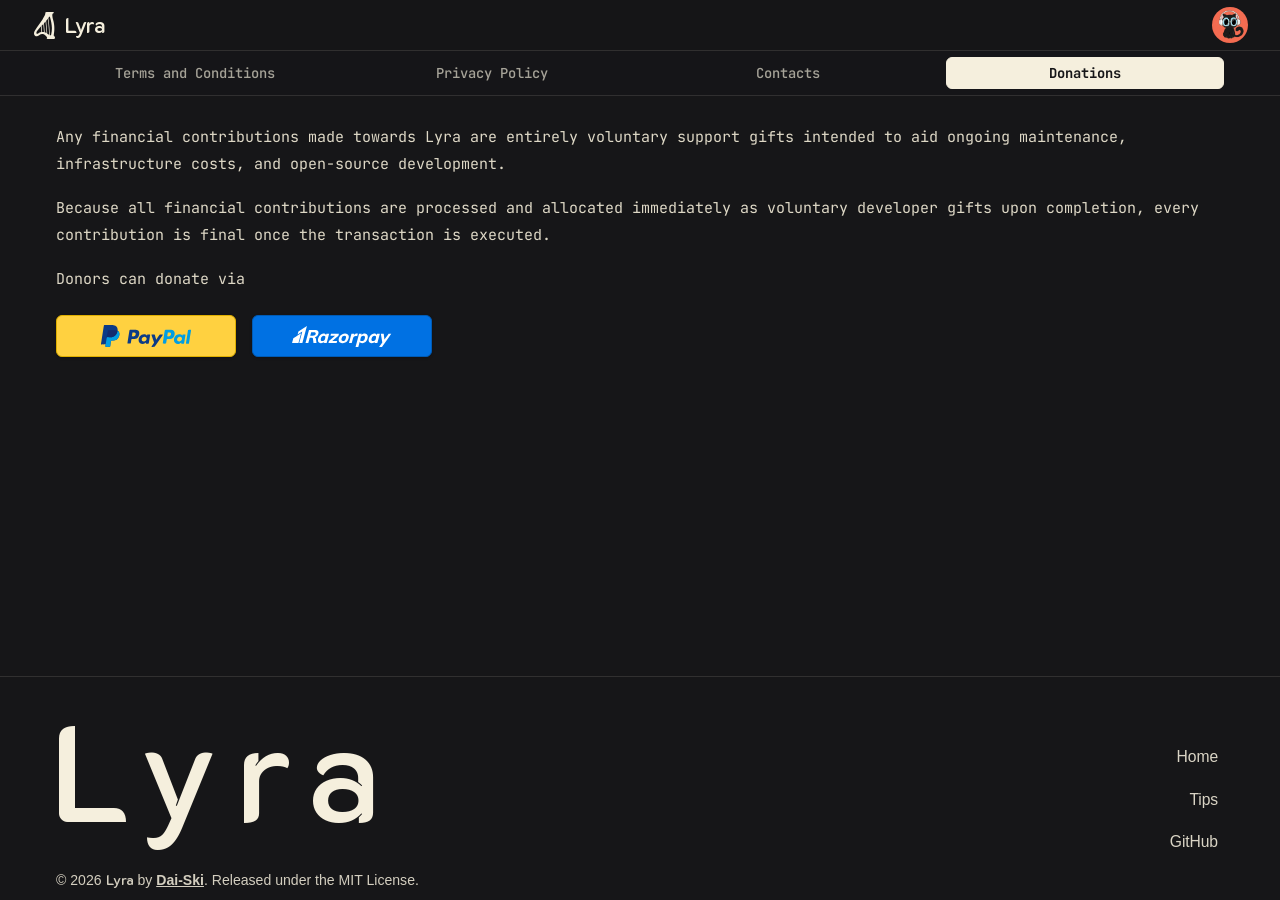
<file: docs/refund.html>
<!DOCTYPE html>
<html lang="en">

<head>
  <meta charset="UTF-8">
  <meta name="viewport" content="width=device-width, initial-scale=1.0">
  <title>Cancellation & Refund Policy - Lyra</title>
  <meta name="description" content="Cancellation and Refund Policy for Lyra macOS lyrics app.">
  <meta name="theme-color" content="#161618">
  <meta property="og:title" content="Cancellation & Refund Policy - Lyra">
  <meta property="og:description" content="Cancellation and Refund Policy for Lyra macOS lyrics app.">
  <meta property="og:type" content="website">
  <meta name="twitter:card" content="summary">
  <link rel="icon" type="image/png" sizes="32x32" href="favicon-32x32.png">
  <link rel="icon" type="image/png" sizes="192x192" href="favicon.png">
  <link rel="shortcut icon" href="favicon.ico">
  <link rel="apple-touch-icon" sizes="180x180" href="apple-touch-icon.png">
  <link rel="preconnect" href="https://fonts.googleapis.com">
  <link rel="preconnect" href="https://fonts.gstatic.com" crossorigin>
  <link
    href="https://fonts.googleapis.com/css2?family=JetBrains+Mono:ital,wght@0,300;0,400;0,500;0,600;0,700;1,400&family=K2D:wght@600;700;800&display=swap"
    rel="stylesheet">
  <link rel="stylesheet" href="razorpay-support.css">
  <style>
    :root {
      --bg-dark: #161618;
      --bg-cream: #f5efdd;
      --border-subtle: rgba(245, 239, 221, 0.12);
      --text-cream: #f5efdd;
      --text-body: #ded8c6;
      --text-muted: rgba(245, 239, 221, 0.6);
    }

    * {
      box-sizing: border-box;
      margin: 0;
      padding: 0;
    }

    ::selection {
      background: rgba(0, 240, 255, 0.25);
      color: #ffffff;
    }

    :focus-visible {
      outline: 2px solid var(--neon-accent);
      outline-offset: 3px;
    }

    html {
      scroll-behavior: smooth;
    }

    html,
    body {
      height: 100vh;
      max-height: 100vh;
      overflow: hidden;
      overscroll-behavior-y: none;
      overscroll-behavior: none;
    }

    body {
      font-family: 'JetBrains Mono', 'SF Mono', Consolas, Menlo, Monaco, monospace;
      background-color: var(--bg-dark);
      color: var(--text-body);
      min-height: 100vh;
      height: 100vh;
      display: flex;
      flex-direction: column;
      justify-content: space-between;
      align-items: stretch;
      line-height: 1.8;
      -webkit-font-smoothing: antialiased;
    }

    .font-lyra {
      font-family: 'K2D', sans-serif !important;
      font-weight: 600 !important;
    }

    /* Top Navigation Bar */
    .apple-navbar {
      width: 100%;
      background: rgba(22, 22, 24, 0.95);
      border-bottom: 1px solid var(--border-subtle);
      position: static;
      z-index: 100;
      padding: 0.45rem 2rem;
      display: flex;
      align-items: center;
      justify-content: space-between;
      flex-shrink: 0;
    }

    .nav-logo-link {
      display: flex;
      align-items: center;
      gap: 0.65rem;
      text-decoration: none;
      transition: transform 0.2s cubic-bezier(0.175, 0.885, 0.32, 1.275), opacity 0.2s ease;
      padding: 2px;
    }

    .nav-logo-link:hover {
      transform: scale(1.05);
      opacity: 0.85;
    }

    .nav-logo-svg {
      height: 27px;
      width: auto;
      display: block;
    }

    .nav-brand-text {
      font-family: 'K2D', sans-serif;
      font-weight: 700;
      font-size: 1.35rem;
      color: var(--text-cream);
      letter-spacing: -0.2px;
      line-height: 1;
      display: inline-block;
    }

    /* Small Circular Daiski Cat Avatar */
    .nav-cat-circle {
      width: 36px;
      height: 36px;
      border-radius: 50%;
      overflow: hidden;
      display: flex;
      align-items: center;
      justify-content: center;
      box-shadow: none;
      border: none;
      outline: none;
      background: transparent;
      cursor: default;
      user-select: none;
    }

    .nav-cat-avatar {
      width: 100%;
      height: 100%;
      object-fit: cover;
      display: block;
      pointer-events: none;
    }

    /* Stretched Subnavigation Bar */
    .legal-subnav {
      width: 100%;
      background: rgba(22, 22, 24, 0.85);
      border-bottom: 1px solid var(--border-subtle);
      position: static;
      z-index: 90;
      flex-shrink: 0;
    }

    .subnav-inner {
      width: 100%;
      max-width: 100%;
      box-sizing: border-box;
      display: flex;
      justify-content: space-between;
      align-items: center;
      padding: 0.35rem 3.5rem;
      gap: 1.2rem;
      overflow-x: auto;
    }

    .subnav-item {
      flex: 1;
      text-align: center;
      font-size: 0.86rem;
      font-weight: 500;
      color: rgba(245, 239, 221, 0.65);
      text-decoration: none;
      padding: 6px 12px;
      border-radius: 6px;
      white-space: nowrap;
      transition: all 0.2s ease;
      border: 1px solid transparent;
      background: transparent;
      cursor: pointer;
      font-family: inherit;
    }

    .subnav-item:hover {
      color: #f5efdd;
      background: rgba(245, 239, 221, 0.08);
    }

    .subnav-item.active {
      color: #161618;
      background: #f5efdd;
      font-weight: 700;
      border-color: #f5efdd;
    }

    /* Main Container - Single Page Layout fitting 100vh */
    .container {
      flex: 1 1 auto;
      width: 100%;
      max-width: 100%;
      box-sizing: border-box;
      padding: 1.8rem 3.5rem 0.5rem;
      overflow-y: auto;
    }

    .tab-pane {
      display: none;
      animation: fadeIn 0.2s ease-in-out;
    }

    .tab-pane.active {
      display: block;
    }

    @keyframes fadeIn {
      from {
        opacity: 0;
        transform: translateY(3px);
      }
      to {
        opacity: 1;
        transform: translateY(0);
      }
    }

    p {
      font-size: 0.94rem;
      color: var(--text-body);
      margin-bottom: 1.15rem;
      line-height: 1.75;
    }

    p:last-child {
      margin-bottom: 0;
    }

    a {
      color: var(--text-cream);
      text-decoration: underline;
      font-weight: 600;
      transition: color 0.2s ease;
    }

    a:hover {
      color: #ffffff;
    }

    /* Contacts Buttons - Centered Icon Only */
    .contact-btn-wrapper {
      margin-top: 1.8rem;
      display: flex;
      justify-content: center;
      align-items: center;
      gap: 1.25rem;
      width: 100%;
    }

    .contact-btn {
      display: inline-flex;
      align-items: center;
      justify-content: center;
      width: 52px;
      height: 52px;
      border-radius: 50%;
      background: rgba(245, 239, 221, 0.07);
      border: 1px solid rgba(245, 239, 221, 0.15);
      text-decoration: none !important;
      box-shadow: 0 4px 14px rgba(0, 0, 0, 0.35);
    }

    .contact-btn:hover {
      background: rgba(245, 239, 221, 0.15);
      border-color: rgba(245, 239, 221, 0.35);
    }

    .contact-btn-icon {
      width: 26px;
      height: 26px;
      display: block;
    }

    /* Uniform Tip/Donation Buttons in Tab */
    .donation-btn-wrapper {
      margin: 1.4rem 0 1.6rem 0;
      display: flex;
      flex-direction: row;
      justify-content: flex-start;
      align-items: center;
      gap: 1rem;
      flex-wrap: wrap;
    }

    .tip-btn {
      display: inline-flex;
      align-items: center;
      justify-content: center;
      height: 42px;
      width: 180px;
      min-width: 180px;
      max-width: 180px;
      padding: 0 1.25rem;
      border-radius: 6px;
      font-family: inherit;
      font-size: 0.96rem;
      font-weight: 700;
      cursor: pointer;
      text-decoration: none !important;
      user-select: none;
      letter-spacing: -0.1px;
      box-sizing: border-box;
      outline: none;
      border: none;
      touch-action: manipulation;
      transition: transform 0.12s ease, box-shadow 0.12s ease;
    }

    .tip-btn:active {
      transform: scale(0.97);
    }

    .paypal-btn {
      background-color: #FFD140;
      color: #000000;
      border: 1px solid #dfaf00;
      box-shadow: 0 1px 3px rgba(0, 0, 0, 0.2);
    }

    .paypal-logo-svg {
      height: 22px;
      width: auto;
      display: block;
      pointer-events: none;
    }

    .razorpay-btn {
      background-color: #0071e3;
      color: #ffffff;
      border: 1px solid #005bb5;
      box-shadow: 0 1px 3px rgba(0, 0, 0, 0.2);
    }

    .razorpay-logo-svg {
      height: 21px;
      width: auto;
      display: block;
      pointer-events: none;
    }

    /* Site Footer - Compact 1-Page Alignment */
    .site-footer {
      font-family: -apple-system, BlinkMacSystemFont, 'SF Pro Text', 'SF Pro Icons', 'Helvetica Neue', Helvetica, Arial, sans-serif;
      position: relative;
      width: 100%;
      flex-shrink: 0;
      margin-top: auto;
      background-color: var(--bg-dark);
      color: var(--bg-cream);
      border-top: 1px solid var(--border-subtle);
      display: flex;
      flex-direction: column;
      justify-content: center;
      align-items: center;
      padding: 1.6rem 3.5rem 1.4rem;
      box-sizing: border-box;
      z-index: 10;
    }

    .footer-inner {
      width: 100%;
      max-width: 1380px;
      display: flex;
      justify-content: space-between;
      align-items: flex-end;
      gap: 2rem;
    }

    .footer-left {
      display: flex;
      flex-direction: column;
      align-items: flex-start;
      gap: 0;
    }

    .footer-big-title {
      font-size: clamp(4.5rem, 11vw, 8.5rem);
      font-weight: 800;
      color: var(--bg-cream);
      letter-spacing: 0.16em;
      line-height: 0.95;
      user-select: none;
      margin-left: -6px;
      margin-bottom: 0.4rem;
    }

    .footer-copy {
      font-size: 0.88rem;
      color: var(--bg-cream);
      opacity: 0.85;
      margin-top: 0.8rem;
      transform: translateY(16px);
    }

    .footer-copy a {
      color: var(--bg-cream);
      text-decoration: underline;
      font-weight: 600;
      transition: opacity 0.2s ease, color 0.2s ease;
    }

    .footer-copy a:hover {
      color: #ffffff;
      opacity: 1;
    }

    .footer-right {
      display: flex;
      flex-direction: column;
      align-items: flex-end;
      padding-bottom: 1.2rem;
    }

    .footer-stacked-links {
      display: flex;
      flex-direction: column;
      align-items: flex-end;
      gap: 0.65rem;
    }

    .footer-stacked-links a {
      font-size: 0.98rem;
      font-weight: 500;
      color: var(--bg-cream);
      opacity: 0.88;
      text-decoration: none;
      letter-spacing: -0.1px;
      padding: 2px 6px;
      border-radius: 6px;
      transition: all 0.2s ease;
    }

    .footer-stacked-links a:hover {
      color: #ffffff;
      opacity: 1;
      transform: translateX(-4px);
    }

    @media (max-width: 768px) {

      html,
      body {
        height: auto;
        overflow: auto;
      }

      body {
        height: auto;
        min-height: 100vh;
      }

      .apple-navbar {
        padding: 0.45rem 1.2rem;
      }

      .subnav-inner {
        padding: 0.3rem 0.8rem;
        gap: 0.4rem;
      }

      .subnav-item {
        font-size: 0.75rem;
        padding: 5px 8px;
      }

      .container {
        padding: 1.5rem 1.2rem 2rem;
        overflow-y: visible;
      }

      .site-footer {
        padding: 2rem 1.5rem 1.8rem;
      }

      .footer-inner {
        flex-direction: column;
        align-items: flex-start;
        gap: 2rem;
      }

      .footer-big-title {
        font-size: clamp(4rem, 18vw, 6.5rem);
        margin-left: -2px;
      }

      .footer-right {
        align-items: flex-start;
        padding-bottom: 0;
      }

      .footer-stacked-links {
        align-items: flex-start;
      }

      .footer-stacked-links a:hover {
        transform: translateX(4px);
      }
    }
  </style>
</head>

<body>

  <!-- Navigation (Top left has Lyra text, Top right has Cat avatar) -->
  <nav class="apple-navbar">
    <a href="index.html" class="nav-logo-link">
      <svg class="nav-logo-svg" viewBox="0 0 499 639" fill="none" xmlns="http://www.w3.org/2000/svg">
        <path
          d="M329.394 0.30794C367.135 -0.539834 404.962 0.592892 442.696 0.95729C448.672 1.0151 464.329 -0.69574 466.903 6.07675C471.294 17.6409 459.931 33.5293 448.814 36.8678C440.193 39.4558 437.343 45.7983 436.018 54.0172C426.755 105.467 444.438 153.909 457.021 202.993C463.523 227.521 468.914 252.331 473.177 277.346C479.598 315.144 482.295 355.43 481.56 393.728C481.373 403.47 481.638 414.055 481.004 423.719C479.18 450.927 476.647 478.087 473.409 505.165C471.894 516.709 470.495 528.264 469.216 539.837C468.201 548.483 465.605 556.125 470.003 564.077C473.789 565.397 477.65 566.606 480.635 568.974C488.689 575.367 489.14 585.131 489.088 594.564C489.077 596.671 492.677 597.842 493.93 599.092C501.54 606.693 499.85 620.642 493.359 628.43C487.596 635.651 478.165 637.93 469.309 638.422C460.046 638.937 450.358 638.709 441.036 638.709L389.473 638.72L342.693 638.713C334.404 638.705 326.156 638.87 317.788 638.448C305.082 637.807 303.725 625.502 303.191 615.506C302.822 608.588 305.142 607.174 309.693 602.691C311.35 601.188 312.424 597.6 310.693 595.761C295.723 579.865 280.059 563.297 263.488 549.147C261.691 547.763 259.942 546.342 258.179 544.921C242.863 532.564 223.057 523.288 203.356 521.599C140.874 516.231 123.468 567.65 71.7753 573.125C54.5849 574.945 36.9103 571.059 23.3933 559.952C1.98901 542.366 -3.84433 514.258 2.31542 488.079C11.3558 449.655 45.7571 400.863 68.3167 367.754C112.198 303.352 160.111 241.662 201.518 175.598C216.437 151.656 230.343 127.097 243.198 101.986C252.521 83.8239 260.978 67.0057 266.64 47.3014C269.866 36.0759 263.059 17.247 269.651 11.5002C281.234 1.40299 314.211 0.93342 329.394 0.30794ZM339.38 143.258C343.178 170.085 346.756 196.943 350.113 223.829C362.543 322.571 370.235 421.85 373.164 521.33C373.372 530.088 373.85 538.7 373.962 547.494C379.737 548.923 383.023 549.71 388.999 550.295C391.872 550.348 399.437 550.903 401.067 549.046C404.07 545.618 406.544 533.552 407.547 529.196C418.567 480.594 423.973 430.887 423.655 381.054C422.376 300.073 405.421 219.17 384.459 141.219C382.445 133.818 380.501 126.399 378.618 118.964C378.106 116.929 376.517 109.566 375.741 108.093C374.812 107.663 375.085 107.723 374.096 107.546C361.226 110.497 355.686 121.559 348.084 131.49C345.793 134.484 341.257 140.393 339.38 143.258ZM313.577 513.222C320.404 517.768 326.854 522.755 333.71 527.249C339.709 531.535 350.967 538.092 357.708 540.93C355.929 459.554 350.799 378.283 342.331 297.328C339.791 272.927 337.045 248.548 334.102 224.191C331.561 204.207 328.252 181.93 326.223 161.996L325.622 161.478C317.151 172.164 308.526 182.729 299.752 193.167C296.249 197.362 291.205 203.016 287.878 212.288C294.07 272.255 299.841 332.213 304.519 392.318L313.577 513.222ZM219.426 282.74C206.337 296.61 192.756 311.648 179.521 325.081C182.968 353.994 185.023 386.037 187.547 415.256C188.735 427.855 189.808 440.461 190.765 453.079C191.136 457.753 192.064 466.13 192.038 470.449C194.565 470.516 197.523 470.516 200.01 470.669C210.48 470.893 226.042 471.75 236.207 474.857C234.416 458.223 233.445 440.309 232.076 423.457C229.02 384.217 225.606 345.002 221.834 305.825C221.499 302.513 220.308 284.67 219.426 282.74ZM272.86 487.911C281.939 492.465 287.963 496.15 296.585 501.488C295.999 490.563 295.007 479.732 294.219 468.823C292.742 446.28 291.026 423.752 289.075 401.243C285.292 351.936 280.946 302.67 276.027 253.46C275.679 249.87 273.775 225.765 272.888 224.593C262.52 235.449 252.725 247.157 242.397 258.08C240.189 260.415 236.853 263.699 234.95 266.156C239.895 317.325 244.363 368.541 248.355 419.791C249.958 439.734 252.068 459.811 253.114 479.822C260.219 482.339 266.132 484.439 272.86 487.911ZM163.4 342.835C157.92 348.374 152.303 354.733 147.016 360.522C136.517 371.972 126.187 383.575 116.029 395.328C92.5917 422.458 58.1188 458.346 55.8891 496.389C55.3552 505.497 60.2425 513.539 69.2557 516.534C89.0507 521.755 107.61 503.043 121.858 491.951C137.418 479.836 155.508 474.988 174.573 471.881C173.787 457.432 172.371 443.404 171.115 428.992C169.766 412.108 168.273 395.234 166.633 378.376C165.595 367.75 165.2 353.021 163.788 343.148L163.4 342.835Z"
          fill="#f5efdd" />
      </svg>
      <span class="nav-brand-text font-lyra">Lyra</span>
    </a>
    <div class="nav-cat-circle">
      <img src="cat.png" alt="" class="nav-cat-avatar">
    </div>
  </nav>

  <!-- Stretched Subnavigation Bar -->
  <nav class="legal-subnav" aria-label="Legal Navigation">
    <div class="subnav-inner">
      <button type="button" class="subnav-item" data-tab="terms" onclick="switchTab('terms')">Terms and Conditions</button>
      <button type="button" class="subnav-item" data-tab="privacy" onclick="switchTab('privacy')">Privacy Policy</button>
      <button type="button" class="subnav-item" data-tab="contact" onclick="switchTab('contact')">Contacts</button>
      <button type="button" class="subnav-item active" data-tab="donations" onclick="switchTab('donations')">Donations</button>
    </div>
  </nav>

  <!-- Container - Single Page Tabbed Content -->
  <main class="container">
    <!-- Tab 1: Terms and Conditions -->
    <div id="tab-terms" class="tab-pane">
      <p>Welcome to <a href="index.html">Lyra</a>. By downloading, installing, or using Lyra, you agree to these terms and
        operational guidelines.</p>

      <p>Lyra is free, open-source macOS software licensed under the MIT License. You are permitted to use, copy, modify,
        merge, publish, and distribute copies of the software freely in accordance with the license.</p>

      <p>Lyra connects locally on your machine with supported media players such as Spotify and Apple Music, querying
        public community lyric databases to provide synchronized lyrics. All music titles, lyrics, and trademarks remain
        the property of their respective copyright owners.</p>

      <p>Your privacy is respected by design. Lyra operates with zero telemetry, meaning no personal data, identifiers, or
        playback history are ever collected, stored, or transmitted to any private tracking server.</p>

      <p>All financial contributions made to Lyra are voluntary support gifts intended to aid ongoing maintenance,
        infrastructure costs, and open-source development. Every contribution is final once the transaction is executed.
      </p>

      <p>For questions, support inquiries, or feedback, check <a href="javascript:void(0)" onclick="switchTab('contact')">Contacts</a>.</p>
    </div>

    <!-- Tab 2: Privacy Policy -->
    <div id="tab-privacy" class="tab-pane">
      <p>Lyra is engineered with strict privacy principles and does not collect, monitor, profile, or sell any personal
        information or telemetry.</p>

      <p>The application operates entirely on your local machine, reading currently active song metadata directly from
        running media player applications such as Spotify and Apple Music through macOS system APIs.</p>

      <p>When searching for synchronized lyrics, Lyra sends anonymous track metadata consisting solely of track title and
        artist name to public community databases.</p>

      <p>No user accounts, unique device identifiers, IP addresses, playback histories, location coordinates, or
        keystrokes are ever gathered, stored, or transmitted to any centralized database or third-party analytic service.
      </p>

      <p>All application preferences, appearance settings, and local cache files reside strictly on your local macOS
        filesystem and can be cleared or deleted by you at any time.</p>
    </div>

    <!-- Tab 3: Contacts -->
    <div id="tab-contact" class="tab-pane">
      <p>If you have questions, feedback, feature suggestions, or need technical assistance with Lyra, you can reach out
        directly to the developer via</p>

      <div class="contact-btn-wrapper">
        <a href="https://t.me/dai_ski" target="_blank" rel="noopener" class="contact-btn" aria-label="Telegram">
          <svg class="contact-btn-icon" viewBox="0 0 143 123" fill="none" xmlns="http://www.w3.org/2000/svg">
            <path d="M37.6642 69.4386C26.0912 65.5756 14.2727 62.3223 2.80019 58.1991C1.15419 57.6076 -0.474057 55.7786 0.127943 53.9518C0.805443 51.8968 3.57094 50.5498 5.45469 49.8221C14.1132 46.4773 22.7607 43.1208 31.4247 39.7963L75.9814 22.4856L109.276 9.65983L123.896 3.95533C129.041 1.94658 138.839 -3.57242 142.009 3.47983C142.565 4.71858 142.447 6.78983 142.248 8.11433C140.731 15.8878 139.028 23.7818 137.383 31.5283L129.681 69.0046L123.694 97.2846C122.436 103.371 121.524 109.844 119.461 115.703C118.446 118.583 114.564 120.42 111.736 118.866C108.383 117.024 105.383 114.638 102.303 112.374L81.7979 97.3911C80.0574 96.1206 73.8989 91.4128 72.3589 90.5916C71.4252 92.6086 69.0259 95.9583 67.7032 97.9373C64.7054 102.485 61.6517 106.996 58.5429 111.468C56.6757 114.177 53.6887 119.054 51.7072 121.222C50.9097 121.919 50.7057 122.305 49.7202 121.885C48.3339 120.463 39.5844 75.8868 37.6642 69.4386Z" fill="#67C5FF"/>
            <path d="M37.6641 69.4386C56.0148 58.1751 74.2891 46.7876 92.4856 35.2768L106.495 26.4383C108.771 24.9776 114.767 20.4293 117.01 20.8793C117.853 21.8638 116.482 23.4656 115.71 24.1726C96.2348 42.0176 76.7303 59.8878 56.8618 77.2963C56.4916 77.6206 56.0876 78.0373 56.0396 78.5176L72.3588 90.5916C71.4251 92.6086 69.0258 95.9583 67.7031 97.9373C64.7053 102.485 61.6516 106.996 58.5428 111.468C56.6756 114.177 53.6886 119.054 51.7071 121.222C50.9096 121.919 50.7056 122.305 49.7201 121.885C48.3338 120.463 39.5843 75.8868 37.6641 69.4386Z" fill="#65A5D7"/>
            <path d="M56.0397 78.5176L72.359 90.5916C71.4252 92.6086 69.026 95.9583 67.7032 97.9373C64.7055 102.485 61.6517 106.996 58.543 111.468C56.6757 114.177 53.6887 119.054 51.7072 121.222C51.4412 118.066 55.2232 80.3028 56.0397 78.5176Z" fill="#E4F6FE"/>
          </svg>
        </a>
        <a href="mailto:ado@daiski.dev" class="contact-btn" aria-label="Mail">
          <svg class="contact-btn-icon" viewBox="0 0 169 116" fill="none" xmlns="http://www.w3.org/2000/svg">
            <path d="M8.89399 0.171243C14.6968 -0.181547 23.3408 0.120598 29.3709 0.11766L70.7921 0.11714H126.346L148.486 0.110744C154.213 0.10988 158.546 -0.366672 164.088 1.26522C161.251 4.18347 157.965 7.0535 154.839 9.68292C145.208 17.7852 135.959 26.5935 126.308 34.6391C123.878 36.6892 121.105 39.3036 118.658 41.457L99 59.5C96.005 62.114 96.0284 61.9368 93 64.5C89.6194 67.3614 80.0666 67.2777 76.5 64.5C73.6694 62.2955 73.7766 62.4243 71.1027 60.0458L61.2327 51.3277L17.4873 12.898C15.9254 11.5354 5.64594 2.98682 5.33809 1.88904C5.23801 1.53193 5.34933 1.43807 5.52391 1.13731C6.43138 0.477364 7.77115 0.352392 8.89399 0.171243Z" fill="#CBFCFF"/>
            <path d="M65.4049 61.0817C66.2024 60.9935 74.4898 68.8157 76.4041 69.9906C78.0479 70.9824 79.8677 71.6476 81.7637 71.9495C92.0026 73.552 95.8447 66.2619 102.9 61.1083C105.055 62.1981 107.519 64.7287 109.447 66.4098L120.986 76.5787L164.176 114.554C160.45 116.314 147.643 115.792 142.996 115.79L114.485 115.789L45.0174 115.791L22.942 115.793C20.1862 115.796 5.76899 116.474 4.98096 114.231C6.22272 112.528 11.5332 108.285 13.4064 106.639C20.4149 100.409 27.4688 94.2296 34.5676 88.1023L55.3575 69.8062C57.4341 67.9441 59.5208 66.0935 61.6178 64.2544C62.7255 63.2727 64.1743 61.7824 65.4049 61.0817Z" fill="#CBFCFF"/>
            <path d="M1.70224 4.42346C3.52047 5.26732 10.9339 12.1102 12.9862 13.9222L32.0313 30.7066C38.6567 36.4689 45.2522 42.266 51.8171 48.0973C53.3652 49.4523 62.2285 56.8872 62.6072 57.9049C62.2191 59.1745 51.5962 68.0579 49.9994 69.4597L23.5142 92.7209L9.65774 104.916C7.99093 106.386 3.41676 110.723 1.65834 111.38C1.4988 110.969 0.947402 109.46 0.777316 109.155C-0.255472 104.514 0.0388935 100.225 0.0385478 95.471L0.0210888 81.4088L0.0447697 35.4643C0.0494366 27.855 0.241994 19.3654 0.00587832 11.8258C0.309924 8.90256 0.482776 7.12548 1.70224 4.42346Z" fill="#CBFCFF"/>
            <path d="M166.436 4.65734L166.759 4.65405C169.224 5.9233 168.605 19.7305 168.598 22.5373L168.593 43.1721L168.624 102.853C168.612 104.832 168.222 109.965 166.828 111.34C165.831 111.208 138.064 86.5696 135.375 84.1938C133.461 82.3883 130.998 80.3518 128.983 78.5739L113.882 65.3225C111.49 63.2229 109.049 61.1067 106.696 58.9593C106.226 58.53 106.014 58.3276 106.014 57.7919C106.443 57.1066 110.914 53.2767 111.815 52.4804L130.075 36.5061L156.805 12.9471C158.71 11.299 164.695 5.80628 166.436 4.65734Z" fill="#CBFCFF"/>
           </svg>
         </a>
       </div>
     </div>

    <!-- Tab 4: Donations -->
    <div id="tab-donations" class="tab-pane active">
      <p>Any financial contributions made towards Lyra are entirely voluntary support gifts intended to aid ongoing
        maintenance, infrastructure costs, and open-source development.</p>

      <p>Because all financial contributions are processed and allocated immediately as voluntary developer gifts upon
        completion, every contribution is final once the transaction is executed.</p>

      <p>Donors can donate via</p>

      <div class="donation-btn-wrapper">
        <!-- PayPal Button: Yellow Box with SVG Logo -->
        <button type="button" class="tip-btn paypal-btn" onclick="openPayPalModal(event)" aria-label="PayPal">
            <svg class="paypal-logo-svg" viewBox="0 0 1179 288" fill="none" xmlns="http://www.w3.org/2000/svg">
              <path d="M44.9237 0.555897C61.7362 -0.64984 86.0115 0.509834 103.43 0.323056C124.367 0.883388 145.018 -1.3036 165.795 1.83004C205.989 7.89199 223.04 34.8276 216.245 73.5391L216.933 74.047C249.458 87.6517 243.16 132.192 231.991 158.168C217.579 191.68 186.889 206.769 151.421 204.268C129.431 202.72 130.639 207.62 127.648 227.251L122.562 261.376C121.66 267.516 121.245 274.565 119.284 280.418C118.656 282.292 117.831 284.307 115.874 285.094C111.682 286.776 64.1304 286.802 60.5113 285.132C59.2774 284.563 58.5815 283.572 58.2009 282.26C55.9583 274.521 60.8765 259.457 61.6307 251.007C60.5017 251.781 58.2143 253.278 56.8621 253.252C47.0377 253.054 5.37104 256.994 0.0216615 249.862C-0.293046 242.909 2.9052 226.233 4.1717 218.238L11.8929 169.036L27.2886 71.2351C30.3378 51.6823 33.4375 32.0432 36.717 12.5218C37.8703 5.65899 39.4381 4.25626 44.9237 0.555897Z" fill="#0B3B87"/>
              <path d="M76.8394 164.015C82.1747 156.87 92.9956 158.866 101.367 158.763C122.036 158.501 140.537 160.356 160.321 152.68C186.566 142.887 203.256 119.81 211.718 93.9043C213.411 88.7219 214.937 78.0871 216.934 74.0471C249.459 87.6517 243.161 132.192 231.992 158.169C217.579 191.68 186.89 206.769 151.421 204.268C129.431 202.72 130.64 207.62 127.648 227.251L122.562 261.376C121.66 267.516 121.245 274.565 119.285 280.418C118.656 282.292 117.832 284.307 115.874 285.094C111.682 286.776 64.1308 286.802 60.5117 285.132C59.2778 284.563 58.5819 283.572 58.2013 282.26C55.9587 274.521 60.8769 259.457 61.6311 251.007C62.0174 246.133 65.0391 228.805 66.0472 223.611C69.3356 206.66 71.664 179.565 76.8394 164.015Z" fill="#009EE3"/>
              <path d="M76.8387 164.015C74.0293 157.804 81.7633 126.621 82.9902 118.643C85.1637 104.505 86.4385 89.27 90.1696 75.4159C91.2986 69.4761 97.6234 67.6781 103.517 67.7152C134.885 67.9128 166.544 67.71 197.899 68.5217C203.043 68.6548 211.679 71.8057 216.245 73.5392L216.933 74.047C214.936 78.0871 213.41 88.7219 211.717 93.9043C203.255 119.81 186.565 142.887 160.32 152.68C140.536 160.356 122.035 158.501 101.367 158.763C92.9949 158.866 82.174 156.87 76.8387 164.015Z" fill="#132C6F"/>
              <path d="M840.903 63.8729L845.029 63.8159L887.111 63.7353C908.002 63.7142 937.241 60.8288 953.033 77.1046C975.229 99.9842 963.396 146.7 943.036 167.072C923.392 186.716 896.872 183.499 871.581 183.358C869.131 183.358 866.105 183.665 863.617 183.844C856.389 195.23 857.419 236.711 849.366 242.276C846.052 244.566 819.417 244.105 814.095 243.255C812.132 242.935 810.725 242.602 809.509 240.997C809.209 237.811 809.253 234.607 809.65 231.44C811.044 219.818 813.597 206.168 815.471 194.449L825.372 131.041C828.545 110.589 831.385 89.3423 835.396 68.9798C835.933 66.2549 838.556 64.8867 840.903 63.8729ZM866.643 148.638C877.472 148.67 895.587 150.448 904.036 144.889C915.928 136.177 921.793 119.147 914.085 106.12C907.964 95.7843 885.16 98.3819 874.376 98.4369C873.628 110.119 868.881 136.868 866.643 148.638Z" fill="#009EE3"/>
              <path d="M377.016 63.8837C378.597 63.8005 380.179 63.7494 381.762 63.7283L424.399 63.6899C445.099 63.6886 474.246 60.7839 489.878 76.8366C511.852 99.404 500.39 146.764 480.102 166.906C461.256 185.616 435.114 183.921 410.666 183.671C407.16 183.556 403.759 183.838 400.259 184.049L399.825 184.951C393.762 197.366 394.474 230.027 386.786 241.63C384.401 245.231 356.477 242.903 351.126 243.491C349.276 243.696 347.823 242.257 346.624 240.734C345.707 235.009 351.65 201.844 352.958 193.292C359.038 153.531 365.213 113.568 371.71 73.8654C372.513 68.958 373.008 66.631 377.016 63.8837ZM403.604 148.535C414.786 148.708 432.419 150.448 441.493 145.024C458.145 132.308 462.684 100.836 435.772 98.4477C428.399 97.7934 418.916 98.378 411.35 98.465C410.689 109.667 405.802 137.111 403.604 148.535Z" fill="#0B3B87"/>
              <path d="M1021.35 120.324C1031.59 118.937 1050.78 120.622 1057.65 129.116C1060.3 132.397 1062.27 137.399 1064.93 139.324C1066.97 136.075 1065.55 131.284 1067.38 128.031C1068.43 126.178 1069.9 125.004 1071.96 124.439C1075.36 123.5 1102.53 124.082 1104.67 125.473C1105.47 125.99 1105.63 126.72 1105.83 127.614C1106.64 131.258 1092 220.675 1089.44 233.41C1089 235.579 1088.1 241.125 1086.56 242.589C1082.96 246.005 1067.55 244.169 1062.5 244.246C1059.07 244.297 1053.33 245.046 1050.94 242.071C1048.56 239.103 1050.25 234.203 1050.94 230.865C1050.95 229.393 1051.01 229.905 1050.54 228.517C1048.47 228.735 1037.51 239.084 1033.21 240.894C963.792 270.139 932.424 194.475 973.732 144.307C985.988 129.429 1003.17 121.906 1021.35 120.324ZM1028.78 215.302C1047.93 210.089 1065.78 192.166 1059.26 170.949C1057.32 164.411 1052.75 158.974 1046.65 155.923C1041.16 153.173 1035.09 152.29 1029.02 152.866C987.088 159.109 983.116 218.257 1028.78 215.302Z" fill="#009EE3"/>
              <path d="M563.443 119.666C575.615 119.339 591.613 121.979 597.536 133.05C598.329 134.527 601.207 138.896 602.352 139.491C603.478 137.041 604.63 128.452 605.595 124.572C610.988 124.165 639.702 123.255 642.446 126.474C642.861 128.524 642.97 130.728 642.625 132.8C636.893 166.817 631.904 200.955 626.167 234.971C625.744 237.485 624.785 239.877 623.518 242.071C618.612 245.781 592.982 246.191 588.312 242.685C585.798 238.54 588.178 232.879 587.992 227.82C585.005 229.528 581.525 232.489 578.941 234.805C561.515 250.367 531.209 251.979 512.314 237.888C483.584 216.466 489.368 172.689 508.868 147.026C523.289 128.054 540.864 122.428 563.443 119.666ZM566.721 214.976C608.576 204.492 608.116 149.424 564.852 152.815C519.506 163.439 524.783 220.662 566.721 214.976Z" fill="#0B3B87"/>
              <path d="M723.093 192.594C735.739 172.049 751.224 152.392 764.401 132.084C771.194 118.936 781.832 125.391 791.861 123.894C825.232 118.917 801.757 142.139 790.921 157.618L757.116 206.155L720.681 258.606C715.814 265.572 706.59 279.651 701.172 285.427C692.121 286.265 667.239 289.482 661.066 283.463C660.33 278.64 690.311 238.444 695.517 231.05C693.17 225.191 687.125 208.477 685.731 203.027C683.012 192.39 659.525 132.525 661.411 126.84C662.972 124.904 663.004 125.03 665.224 124.169C672.145 123.675 695.549 123.001 701.319 125.541C705.042 130.35 720.061 182.641 723.093 192.594Z" fill="#0B3B87"/>
              <path d="M1145.3 63.9355C1151.09 63.9253 1175.34 63.0029 1178.21 65.8493C1179.4 75.4159 1171.29 115.621 1169.29 128.47L1158.51 196.79C1156.49 209.852 1154.24 228.459 1150.92 241.361C1150.52 242.909 1148.4 243.709 1146.89 244.304C1140.61 244.272 1114.42 246.063 1112.09 241.649C1112.01 236.046 1114.17 224.654 1115.13 218.673L1122.25 174.991L1135.45 91.3502C1136.61 84.1765 1137.06 72.2618 1140.4 65.699C1141.12 64.3065 1143.76 64.1933 1145.3 63.9355Z" fill="#009EE3"/>
            </svg>
          </button>

        <!-- Razorpay Button: Blue Box with SVG Logo -->
        <button type="button" class="tip-btn razorpay-btn" onclick="openRazorpayModal(event)" aria-label="Razorpay">
          <svg class="razorpay-logo-svg" viewBox="0 0 1896 401" fill="none" xmlns="http://www.w3.org/2000/svg">
            <g fill="white" fill-rule="evenodd">
              <path d="M451.9209,151.4937 C448.9309,162.6497 443.1359,170.8377 434.5349,176.0657 C425.9239,181.2927 413.8469,183.9117 398.2689,183.9117 L348.7769,183.9117 L366.1509,119.0807 L415.6429,119.0807 C431.2089,119.0807 441.8959,121.6947 447.7019,126.9217 C453.4969,132.1547 454.9109,140.3437 451.9209,151.4937 M503.1739,150.0967 C509.4679,126.6377 506.8589,108.6267 495.3509,96.0797 C483.8409,83.5327 463.6739,77.2627 434.8709,77.2627 L324.3909,77.2627 L257.8969,325.4027 L311.5719,325.4027 L338.3809,225.3777 L373.5809,225.3777 C381.4739,225.3777 387.6869,226.6577 392.2309,229.2137 C396.7849,231.7747 399.4509,236.3067 400.2739,242.8037 L409.8479,325.4027 L467.3589,325.4027 L458.0289,248.3847 C456.1279,231.1897 448.2589,221.0827 434.4309,218.0637 C452.0599,212.9577 466.8259,204.4677 478.7179,192.6167 C490.5989,180.7717 498.7579,166.6017 503.1739,150.0967"/>
              <path d="M633.625,236.533 C629.14,253.258 622.231,266.042 612.901,274.868 C603.56,283.7 592.386,288.111 579.382,288.111 C566.122,288.111 557.128,283.758 552.387,275.042 C547.623,266.332 547.461,253.733 551.889,237.228 C556.305,220.735 563.352,207.841 573.053,198.539 C582.742,189.255 594.09,184.602 607.105,184.602 C620.11,184.602 628.919,189.082 633.485,198.024 C638.053,206.966 638.11,219.802 633.625,236.533 L633.625,236.533 Z M657.153,148.706 L650.431,173.8 C647.521,164.736 641.9,157.538 633.578,152.195 C625.245,146.852 614.918,144.174 602.608,144.174 C587.506,144.174 572.983,148.069 559.052,155.852 C545.12,163.64 532.938,174.617 522.519,188.786 C512.099,202.961 504.461,219.107 499.604,237.228 C494.748,255.356 493.774,271.328 496.695,285.149 C499.616,298.977 505.944,309.605 515.691,317.04 C525.428,324.481 537.969,328.19 553.303,328.19 C565.612,328.19 577.342,325.635 588.469,320.523 C599.595,315.418 609.041,308.325 616.818,299.266 L609.807,325.403 L661.731,325.403 L709.079,148.706 L657.153,148.706 Z"/>
              <polygon points="895.79 148.7061 744.882 148.7061 734.334 188.0911 822.155 188.0911 706.042 288.4581 696.132 325.4031 851.92 325.4031 862.478 286.0241 768.388 286.0241 886.263 184.2541"/>
              <path d="M1028.6514,236.1853 C1023.9804,253.6053 1017.0604,266.6273 1007.9044,275.2223 C998.7484,283.8163 987.6674,288.1103 974.6634,288.1103 C947.4714,288.1103 938.5234,270.8113 947.7964,236.1853 C952.4094,218.9903 959.3634,206.0383 968.6594,197.3283 C977.9654,188.6123 989.2324,184.2543 1002.4804,184.2543 C1015.4844,184.2543 1024.2584,188.6123 1028.7794,197.3283 C1033.2984,206.0383 1033.2644,218.9903 1028.6514,236.1853 M1059.0304,155.3243 C1047.0804,147.8943 1031.8154,144.1743 1013.2244,144.1743 C994.4014,144.1743 976.9694,147.8943 960.9174,155.3243 C944.8644,162.7653 931.1984,173.4523 919.9214,187.3893 C908.6314,201.3323 900.4954,217.5943 895.5114,236.1853 C890.5274,254.7763 889.9484,271.0323 893.7734,284.9753 C897.5864,298.9183 905.5144,309.6053 917.5914,317.0403 C929.6574,324.4813 945.0954,328.1903 963.9194,328.1903 C982.5094,328.1903 999.7674,324.4813 1015.7054,317.0403 C1031.6184,309.6053 1045.2374,298.9736 1056.5264,284.9753 C1067.8034,271.0323 1075.9404,254.7763 1080.9244,236.1853 C1085.9084,217.5943 1086.4884,201.3323 1082.6744,187.3893 C1078.8494,173.4523 1070.9674,162.7653 1059.0304,155.3243"/>
              <path d="M1244.165,196.1055 L1257.401,148.0105 C1252.904,145.6865 1246.946,144.5225 1239.517,144.5225 C1227.66,144.5225 1216.243,147.4835 1205.244,153.4115 C1195.798,158.4975 1187.754,165.6365 1180.962,174.5815 L1187.847,148.6815 L1172.813,148.7065 L1135.938,148.7065 L1088.227,325.4025 L1140.87,325.4025 L1165.616,233.0505 C1169.221,219.5765 1175.688,209.0635 1185.042,201.5125 C1194.372,193.9615 1206.02,190.1825 1219.964,190.1825 C1228.563,190.1825 1236.619,192.1585 1244.165,196.1055"/>
              <path d="M1390.6973,237.2256 C1386.2693,253.7306 1379.4083,266.3296 1370.1123,275.0396 C1360.7943,283.7556 1349.6433,288.1076 1336.6393,288.1076 C1323.6233,288.1076 1314.7573,283.6976 1300.0393,274.8656 C1305.3103,266.0396 1305.1943,253.2606 1309.6793,236.5296 C1314.1653,219.7996 1321.1423,206.9626 1330.6243,198.0206 C1340.1043,189.0786 1351.3593,184.5986 1364.3753,184.5986 C1377.1473,184.5986 1385.8293,189.2526 1390.4303,198.5426 C1395.0203,207.8376 1395.1133,220.7376 1390.6973,237.2256 M1427.4853,155.8486 C1417.7153,148.0656 1405.2783,144.1776 1390.1873,144.1776 C1376.9393,144.1776 1364.3293,147.1966 1352.3903,153.2356 C1340.4183,159.2856 1330.7173,167.5206 1323.2753,177.9806 L1323.4433,176.8216 L1332.2873,148.6786 L1322.1103,148.6786 L1322.1103,148.7036 L1280.9003,148.7036 L1267.8153,197.5656 C1267.6643,198.1336 1267.5373,198.6636 1267.3853,199.2376 L1213.4093,400.6806 L1266.0423,400.6806 L1293.2213,299.2696 C1295.8863,308.3216 1301.4273,315.4146 1309.8193,320.5206 C1318.2103,325.6316 1328.5603,328.1876 1340.8813,328.1876 C1356.2163,328.1876 1370.7963,324.4786 1384.6463,317.0376 C1398.4863,309.6076 1410.5163,298.9736 1420.7173,285.1466 C1430.9273,271.3306 1438.4623,255.3526 1443.3183,237.2256 C1448.1753,219.1036 1449.1823,202.9586 1446.3663,188.7836 C1443.5503,174.6136 1437.2443,163.6376 1427.4853,155.8486"/>
              <path d="M1602.1367,236.533 C1597.6517,253.258 1590.7427,266.042 1581.4127,274.868 C1572.0817,283.7 1560.8857,288.111 1547.8817,288.111 C1534.6457,288.111 1525.6397,283.758 1520.8987,275.042 C1516.1347,266.332 1515.9727,253.733 1520.4007,237.228 C1524.8167,220.735 1531.8637,207.841 1541.5647,198.539 C1551.2537,189.255 1562.6017,184.602 1575.6167,184.602 C1588.6217,184.602 1597.4307,189.082 1601.9967,198.024 C1606.5647,206.966 1606.6217,219.802 1602.1367,236.533 L1602.1367,236.533 Z M1625.6647,148.706 L1618.9427,173.8 C1616.0327,164.736 1610.4117,157.538 1602.0897,152.195 C1593.7567,146.852 1583.4297,144.174 1571.1197,144.174 C1556.0177,144.174 1541.4947,148.069 1527.5637,155.852 C1513.6317,163.64 1501.4497,174.617 1491.0307,188.786 C1480.6107,202.961 1472.9717,219.107 1468.1157,237.228 C1463.2597,255.356 1462.2967,271.328 1465.2067,285.149 C1468.1267,298.977 1474.4447,309.605 1484.2027,317.04 C1493.9397,324.481 1506.4807,328.19 1521.8147,328.19 C1534.1227,328.19 1545.8537,325.635 1556.9797,320.523 C1568.1067,315.418 1577.5527,308.325 1585.3297,299.266 L1578.3187,325.403 L1630.2427,325.403 L1677.5907,148.706 L1625.6647,148.706 Z"/>
              <path d="M1895.5381,148.7554 L1895.5721,148.7064 L1863.6921,148.7064 C1862.6731,148.7064 1861.7741,148.7354 1860.8421,148.7554 L1844.2961,148.7554 L1835.8351,160.5434 C1835.1571,161.4314 1834.4791,162.3254 1833.7491,163.3624 L1832.8271,164.7274 L1765.5851,258.3754 L1751.6421,148.7064 L1696.5641,148.7064 L1724.4561,315.3544 L1662.8591,400.6834 L1664.6151,400.6834 L1696.0651,400.6834 L1717.7341,400.6834 L1732.6621,379.5374 C1733.1021,378.9074 1733.4791,378.3914 1733.9491,377.7254 L1751.3691,353.0284 L1751.8681,352.3214 L1829.8131,241.8274 L1895.4851,148.8284 L1895.5721,148.7554 L1895.5381,148.7554 Z"/>
              <polygon points="122.6338 105.6902 106.8778 163.6732 197.0338 105.3642 138.0748 325.3482 197.9478 325.4032 285.0458 0.4822"/>
              <path d="M25.5947,232.9246 L0.8077,325.4026 L123.5337,325.4026 C123.5337,325.4026 173.7317,137.3196 173.7457,137.2656 C173.6987,137.2956 25.5947,232.9246 25.5947,232.9246"/>
            </g>
          </svg>
        </button>
      </div>
    </div>
  </main>

  <!-- Site Footer (Always Visible at bottom) -->
  <footer class="site-footer">
    <div class="footer-inner">
      <div class="footer-left">
        <div class="footer-big-title font-lyra">Lyra</div>
        <div class="footer-copy">
          © 2026 <span class="font-lyra">Lyra</span> by <a href="https://daiski.dev" target="_blank"
            rel="noopener">Dai-Ski</a>. Released under the MIT License.
        </div>
      </div>
      <div class="footer-right">
        <nav class="footer-stacked-links" aria-label="Footer Navigation">
          <a href="index.html">Home</a>
          <a href="tips.html">Tips</a>
          <a href="https://github.com/dai-ski/LYRA" target="_blank" rel="noopener">GitHub</a>
        </nav>
      </div>
    </div>
  </footer>

  <script>
    function switchTab(tabId, pushHash = true) {
      const tabs = ['terms', 'privacy', 'contact', 'donations'];
      if (!tabs.includes(tabId)) tabId = 'donations';

      // Update tab buttons
      document.querySelectorAll('.subnav-item').forEach(btn => {
        if (btn.getAttribute('data-tab') === tabId) {
          btn.classList.add('active');
        } else {
          btn.classList.remove('active');
        }
      });

      // Update tab panes
      document.querySelectorAll('.tab-pane').forEach(pane => {
        if (pane.id === 'tab-' + tabId) {
          pane.classList.add('active');
        } else {
          pane.classList.remove('active');
        }
      });

      // Update titles
      const titles = {
        'terms': 'Terms and Conditions - Lyra',
        'privacy': 'Privacy Policy - Lyra',
        'contact': 'Contacts - Lyra',
        'donations': 'Donations - Lyra'
      };
      if (titles[tabId]) {
        document.title = titles[tabId];
      }

      if (pushHash && window.location.hash !== '#' + tabId) {
        history.replaceState(null, '', '#' + tabId);
      }
    }

    function initTabFromHash() {
      const hash = window.location.hash.replace('#', '').toLowerCase();
      if (hash === 'terms' || hash === 'privacy' || hash === 'contact' || hash === 'donations' || hash === 'refund') {
        switchTab(hash === 'refund' ? 'donations' : hash, false);
      } else {
        switchTab('donations', false);
      }
    }

    window.addEventListener('DOMContentLoaded', initTabFromHash);
    window.addEventListener('hashchange', initTabFromHash);
  </script>
  <!-- Razorpay Checkout & Support Modal -->
  <script src="https://checkout.razorpay.com/v1/checkout.js"></script>
  <script src="razorpay-support.js"></script>
</body>

</html>
</file>
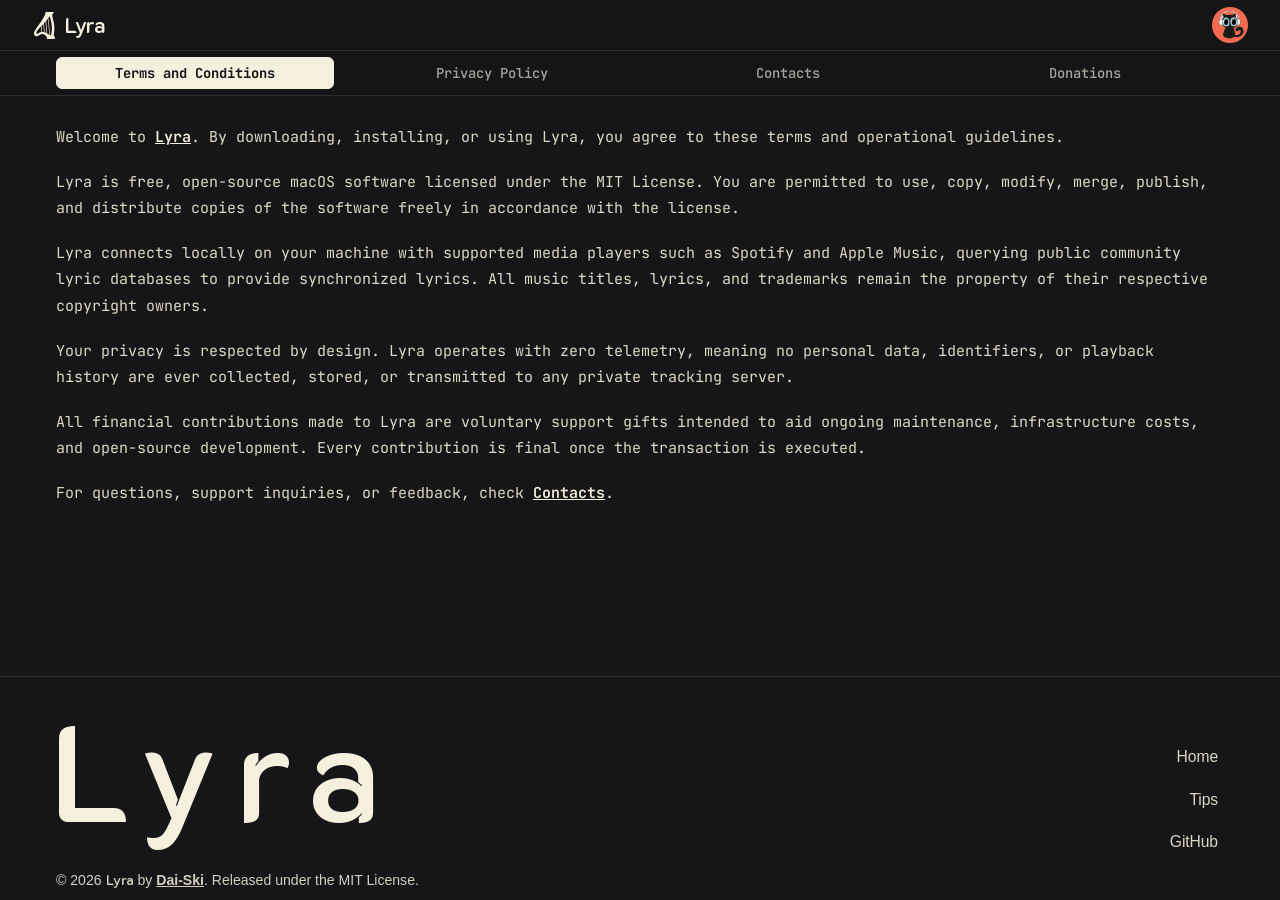
<file: docs/terms.html>
<!DOCTYPE html>
<html lang="en">

<head>
  <meta charset="UTF-8">
  <meta name="viewport" content="width=device-width, initial-scale=1.0">
  <title>Terms and Conditions - Lyra</title>
  <meta name="description" content="Terms and Conditions for Lyra — Real-time lyrics app for macOS.">
  <meta name="theme-color" content="#161618">
  <meta property="og:title" content="Terms and Conditions - Lyra">
  <meta property="og:description" content="Terms and Conditions for Lyra — Real-time lyrics app for macOS.">
  <meta property="og:type" content="website">
  <meta name="twitter:card" content="summary">
  <link rel="icon" type="image/png" sizes="32x32" href="favicon-32x32.png">
  <link rel="icon" type="image/png" sizes="192x192" href="favicon.png">
  <link rel="shortcut icon" href="favicon.ico">
  <link rel="apple-touch-icon" sizes="180x180" href="apple-touch-icon.png">
  <link rel="preconnect" href="https://fonts.googleapis.com">
  <link rel="preconnect" href="https://fonts.gstatic.com" crossorigin>
  <link
    href="https://fonts.googleapis.com/css2?family=JetBrains+Mono:ital,wght@0,300;0,400;0,500;0,600;0,700;1,400&family=K2D:wght@600;700;800&display=swap"
    rel="stylesheet">
  <link rel="stylesheet" href="razorpay-support.css">
  <style>
    :root {
      --bg-dark: #161618;
      --bg-cream: #f5efdd;
      --border-subtle: rgba(245, 239, 221, 0.12);
      --text-cream: #f5efdd;
      --text-body: #ded8c6;
      --text-muted: rgba(245, 239, 221, 0.6);
    }

    * {
      box-sizing: border-box;
      margin: 0;
      padding: 0;
    }

    ::selection {
      background: rgba(0, 240, 255, 0.25);
      color: #ffffff;
    }

    :focus-visible {
      outline: 2px solid var(--neon-accent);
      outline-offset: 3px;
    }

    html {
      scroll-behavior: smooth;
    }

    html,
    body {
      height: 100vh;
      max-height: 100vh;
      overflow: hidden;
      overscroll-behavior-y: none;
      overscroll-behavior: none;
    }

    body {
      font-family: 'JetBrains Mono', 'SF Mono', Consolas, Menlo, Monaco, monospace;
      background-color: var(--bg-dark);
      color: var(--text-body);
      min-height: 100vh;
      height: 100vh;
      display: flex;
      flex-direction: column;
      justify-content: space-between;
      align-items: stretch;
      line-height: 1.8;
      -webkit-font-smoothing: antialiased;
    }

    .font-lyra {
      font-family: 'K2D', sans-serif !important;
      font-weight: 600 !important;
    }

    /* Top Navigation Bar */
    .apple-navbar {
      width: 100%;
      background: rgba(22, 22, 24, 0.95);
      border-bottom: 1px solid var(--border-subtle);
      position: static;
      z-index: 100;
      padding: 0.45rem 2rem;
      display: flex;
      align-items: center;
      justify-content: space-between;
      flex-shrink: 0;
    }

    .nav-logo-link {
      display: flex;
      align-items: center;
      gap: 0.65rem;
      text-decoration: none;
      transition: transform 0.2s cubic-bezier(0.175, 0.885, 0.32, 1.275), opacity 0.2s ease;
      padding: 2px;
    }

    .nav-logo-link:hover {
      transform: scale(1.05);
      opacity: 0.85;
    }

    .nav-logo-svg {
      height: 27px;
      width: auto;
      display: block;
    }

    .nav-brand-text {
      font-family: 'K2D', sans-serif;
      font-weight: 700;
      font-size: 1.35rem;
      color: var(--text-cream);
      letter-spacing: -0.2px;
      line-height: 1;
      display: inline-block;
    }

    /* Small Circular Daiski Cat Avatar */
    .nav-cat-circle {
      width: 36px;
      height: 36px;
      border-radius: 50%;
      overflow: hidden;
      display: flex;
      align-items: center;
      justify-content: center;
      box-shadow: none;
      border: none;
      outline: none;
      background: transparent;
      cursor: default;
      user-select: none;
    }

    .nav-cat-avatar {
      width: 100%;
      height: 100%;
      object-fit: cover;
      display: block;
      pointer-events: none;
    }

    /* Stretched Subnavigation Bar */
    .legal-subnav {
      width: 100%;
      background: rgba(22, 22, 24, 0.85);
      border-bottom: 1px solid var(--border-subtle);
      position: static;
      z-index: 90;
      flex-shrink: 0;
    }

    .subnav-inner {
      width: 100%;
      max-width: 100%;
      box-sizing: border-box;
      display: flex;
      justify-content: space-between;
      align-items: center;
      padding: 0.35rem 3.5rem;
      gap: 1.2rem;
      overflow-x: auto;
    }

    .subnav-item {
      flex: 1;
      text-align: center;
      font-size: 0.86rem;
      font-weight: 500;
      color: rgba(245, 239, 221, 0.65);
      text-decoration: none;
      padding: 6px 12px;
      border-radius: 6px;
      white-space: nowrap;
      transition: all 0.2s ease;
      border: 1px solid transparent;
      background: transparent;
      cursor: pointer;
      font-family: inherit;
    }

    .subnav-item:hover {
      color: #f5efdd;
      background: rgba(245, 239, 221, 0.08);
    }

    .subnav-item.active {
      color: #161618;
      background: #f5efdd;
      font-weight: 700;
      border-color: #f5efdd;
    }

    /* Main Container - Single Page Layout fitting 100vh */
    .container {
      flex: 1 1 auto;
      width: 100%;
      max-width: 100%;
      box-sizing: border-box;
      padding: 1.8rem 3.5rem 0.5rem;
      overflow-y: auto;
    }

    .tab-pane {
      display: none;
      animation: fadeIn 0.2s ease-in-out;
    }

    .tab-pane.active {
      display: block;
    }

    @keyframes fadeIn {
      from {
        opacity: 0;
        transform: translateY(3px);
      }
      to {
        opacity: 1;
        transform: translateY(0);
      }
    }

    p {
      font-size: 0.94rem;
      color: var(--text-body);
      margin-bottom: 1.15rem;
      line-height: 1.75;
    }

    p:last-child {
      margin-bottom: 0;
    }

    a {
      color: var(--text-cream);
      text-decoration: underline;
      font-weight: 600;
      transition: color 0.2s ease;
    }

    a:hover {
      color: #ffffff;
    }

    /* Contacts Buttons - Centered Icon Only */
    .contact-btn-wrapper {
      margin-top: 1.8rem;
      display: flex;
      justify-content: center;
      align-items: center;
      gap: 1.25rem;
      width: 100%;
    }

    .contact-btn {
      display: inline-flex;
      align-items: center;
      justify-content: center;
      width: 52px;
      height: 52px;
      border-radius: 50%;
      background: rgba(245, 239, 221, 0.07);
      border: 1px solid rgba(245, 239, 221, 0.15);
      text-decoration: none !important;
      box-shadow: 0 4px 14px rgba(0, 0, 0, 0.35);
    }

    .contact-btn:hover {
      background: rgba(245, 239, 221, 0.15);
      border-color: rgba(245, 239, 221, 0.35);
    }

    .contact-btn-icon {
      width: 26px;
      height: 26px;
      display: block;
    }

    /* Uniform Tip/Donation Buttons in Tab */
    .donation-btn-wrapper {
      margin: 1.4rem 0 1.6rem 0;
      display: flex;
      flex-direction: row;
      justify-content: flex-start;
      align-items: center;
      gap: 1rem;
      flex-wrap: wrap;
    }

    .tip-btn {
      display: inline-flex;
      align-items: center;
      justify-content: center;
      height: 42px;
      width: 180px;
      min-width: 180px;
      max-width: 180px;
      padding: 0 1.25rem;
      border-radius: 6px;
      font-family: inherit;
      font-size: 0.96rem;
      font-weight: 700;
      cursor: pointer;
      text-decoration: none !important;
      user-select: none;
      letter-spacing: -0.1px;
      box-sizing: border-box;
      outline: none;
      border: none;
      touch-action: manipulation;
      transition: transform 0.12s ease, box-shadow 0.12s ease;
    }

    .tip-btn:active {
      transform: scale(0.97);
    }

    .paypal-btn {
      background-color: #FFD140;
      color: #000000;
      border: 1px solid #dfaf00;
      box-shadow: 0 1px 3px rgba(0, 0, 0, 0.2);
    }

    .paypal-logo-svg {
      height: 22px;
      width: auto;
      display: block;
      pointer-events: none;
    }

    .razorpay-btn {
      background-color: #0071e3;
      color: #ffffff;
      border: 1px solid #005bb5;
      box-shadow: 0 1px 3px rgba(0, 0, 0, 0.2);
    }

    .razorpay-logo-svg {
      height: 21px;
      width: auto;
      display: block;
      pointer-events: none;
    }

    /* Site Footer - Compact 1-Page Alignment */
    .site-footer {
      font-family: -apple-system, BlinkMacSystemFont, 'SF Pro Text', 'SF Pro Icons', 'Helvetica Neue', Helvetica, Arial, sans-serif;
      position: relative;
      width: 100%;
      flex-shrink: 0;
      margin-top: auto;
      background-color: var(--bg-dark);
      color: var(--bg-cream);
      border-top: 1px solid var(--border-subtle);
      display: flex;
      flex-direction: column;
      justify-content: center;
      align-items: center;
      padding: 1.6rem 3.5rem 1.4rem;
      box-sizing: border-box;
      z-index: 10;
    }

    .footer-inner {
      width: 100%;
      max-width: 1380px;
      display: flex;
      justify-content: space-between;
      align-items: flex-end;
      gap: 2rem;
    }

    .footer-left {
      display: flex;
      flex-direction: column;
      align-items: flex-start;
      gap: 0;
    }

    .footer-big-title {
      font-size: clamp(4.5rem, 11vw, 8.5rem);
      font-weight: 800;
      color: var(--bg-cream);
      letter-spacing: 0.16em;
      line-height: 0.95;
      user-select: none;
      margin-left: -6px;
      margin-bottom: 0.4rem;
    }

    .footer-copy {
      font-size: 0.88rem;
      color: var(--bg-cream);
      opacity: 0.85;
      margin-top: 0.8rem;
      transform: translateY(16px);
    }

    .footer-copy a {
      color: var(--bg-cream);
      text-decoration: underline;
      font-weight: 600;
      transition: opacity 0.2s ease, color 0.2s ease;
    }

    .footer-copy a:hover {
      color: #ffffff;
      opacity: 1;
    }

    .footer-right {
      display: flex;
      flex-direction: column;
      align-items: flex-end;
      padding-bottom: 1.2rem;
    }

    .footer-stacked-links {
      display: flex;
      flex-direction: column;
      align-items: flex-end;
      gap: 0.65rem;
    }

    .footer-stacked-links a {
      font-size: 0.98rem;
      font-weight: 500;
      color: var(--bg-cream);
      opacity: 0.88;
      text-decoration: none;
      letter-spacing: -0.1px;
      padding: 2px 6px;
      border-radius: 6px;
      transition: all 0.2s ease;
    }

    .footer-stacked-links a:hover {
      color: #ffffff;
      opacity: 1;
      transform: translateX(-4px);
    }

    @media (max-width: 768px) {

      html,
      body {
        height: auto;
        overflow: auto;
      }

      body {
        height: auto;
        min-height: 100vh;
      }

      .apple-navbar {
        padding: 0.45rem 1.2rem;
      }

      .subnav-inner {
        padding: 0.3rem 0.8rem;
        gap: 0.4rem;
      }

      .subnav-item {
        font-size: 0.75rem;
        padding: 5px 8px;
      }

      .container {
        padding: 1.5rem 1.2rem 2rem;
        overflow-y: visible;
      }

      .site-footer {
        padding: 2rem 1.5rem 1.8rem;
      }

      .footer-inner {
        flex-direction: column;
        align-items: flex-start;
        gap: 2rem;
      }

      .footer-big-title {
        font-size: clamp(4rem, 18vw, 6.5rem);
        margin-left: -2px;
      }

      .footer-right {
        align-items: flex-start;
        padding-bottom: 0;
      }

      .footer-stacked-links {
        align-items: flex-start;
      }

      .footer-stacked-links a:hover {
        transform: translateX(4px);
      }
    }
  </style>
</head>

<body>

  <!-- Navigation (Top left has Lyra text, Top right has Cat avatar) -->
  <nav class="apple-navbar">
    <a href="index.html" class="nav-logo-link">
      <svg class="nav-logo-svg" viewBox="0 0 499 639" fill="none" xmlns="http://www.w3.org/2000/svg">
        <path
          d="M329.394 0.30794C367.135 -0.539834 404.962 0.592892 442.696 0.95729C448.672 1.0151 464.329 -0.69574 466.903 6.07675C471.294 17.6409 459.931 33.5293 448.814 36.8678C440.193 39.4558 437.343 45.7983 436.018 54.0172C426.755 105.467 444.438 153.909 457.021 202.993C463.523 227.521 468.914 252.331 473.177 277.346C479.598 315.144 482.295 355.43 481.56 393.728C481.373 403.47 481.638 414.055 481.004 423.719C479.18 450.927 476.647 478.087 473.409 505.165C471.894 516.709 470.495 528.264 469.216 539.837C468.201 548.483 465.605 556.125 470.003 564.077C473.789 565.397 477.65 566.606 480.635 568.974C488.689 575.367 489.14 585.131 489.088 594.564C489.077 596.671 492.677 597.842 493.93 599.092C501.54 606.693 499.85 620.642 493.359 628.43C487.596 635.651 478.165 637.93 469.309 638.422C460.046 638.937 450.358 638.709 441.036 638.709L389.473 638.72L342.693 638.713C334.404 638.705 326.156 638.87 317.788 638.448C305.082 637.807 303.725 625.502 303.191 615.506C302.822 608.588 305.142 607.174 309.693 602.691C311.35 601.188 312.424 597.6 310.693 595.761C295.723 579.865 280.059 563.297 263.488 549.147C261.691 547.763 259.942 546.342 258.179 544.921C242.863 532.564 223.057 523.288 203.356 521.599C140.874 516.231 123.468 567.65 71.7753 573.125C54.5849 574.945 36.9103 571.059 23.3933 559.952C1.98901 542.366 -3.84433 514.258 2.31542 488.079C11.3558 449.655 45.7571 400.863 68.3167 367.754C112.198 303.352 160.111 241.662 201.518 175.598C216.437 151.656 230.343 127.097 243.198 101.986C252.521 83.8239 260.978 67.0057 266.64 47.3014C269.866 36.0759 263.059 17.247 269.651 11.5002C281.234 1.40299 314.211 0.93342 329.394 0.30794ZM339.38 143.258C343.178 170.085 346.756 196.943 350.113 223.829C362.543 322.571 370.235 421.85 373.164 521.33C373.372 530.088 373.85 538.7 373.962 547.494C379.737 548.923 383.023 549.71 388.999 550.295C391.872 550.348 399.437 550.903 401.067 549.046C404.07 545.618 406.544 533.552 407.547 529.196C418.567 480.594 423.973 430.887 423.655 381.054C422.376 300.073 405.421 219.17 384.459 141.219C382.445 133.818 380.501 126.399 378.618 118.964C378.106 116.929 376.517 109.566 375.741 108.093C374.812 107.663 375.085 107.723 374.096 107.546C361.226 110.497 355.686 121.559 348.084 131.49C345.793 134.484 341.257 140.393 339.38 143.258ZM313.577 513.222C320.404 517.768 326.854 522.755 333.71 527.249C339.709 531.535 350.967 538.092 357.708 540.93C355.929 459.554 350.799 378.283 342.331 297.328C339.791 272.927 337.045 248.548 334.102 224.191C331.561 204.207 328.252 181.93 326.223 161.996L325.622 161.478C317.151 172.164 308.526 182.729 299.752 193.167C296.249 197.362 291.205 203.016 287.878 212.288C294.07 272.255 299.841 332.213 304.519 392.318L313.577 513.222ZM219.426 282.74C206.337 296.61 192.756 311.648 179.521 325.081C182.968 353.994 185.023 386.037 187.547 415.256C188.735 427.855 189.808 440.461 190.765 453.079C191.136 457.753 192.064 466.13 192.038 470.449C194.565 470.516 197.523 470.516 200.01 470.669C210.48 470.893 226.042 471.75 236.207 474.857C234.416 458.223 233.445 440.309 232.076 423.457C229.02 384.217 225.606 345.002 221.834 305.825C221.499 302.513 220.308 284.67 219.426 282.74ZM272.86 487.911C281.939 492.465 287.963 496.15 296.585 501.488C295.999 490.563 295.007 479.732 294.219 468.823C292.742 446.28 291.026 423.752 289.075 401.243C285.292 351.936 280.946 302.67 276.027 253.46C275.679 249.87 273.775 225.765 272.888 224.593C262.52 235.449 252.725 247.157 242.397 258.08C240.189 260.415 236.853 263.699 234.95 266.156C239.895 317.325 244.363 368.541 248.355 419.791C249.958 439.734 252.068 459.811 253.114 479.822C260.219 482.339 266.132 484.439 272.86 487.911ZM163.4 342.835C157.92 348.374 152.303 354.733 147.016 360.522C136.517 371.972 126.187 383.575 116.029 395.328C92.5917 422.458 58.1188 458.346 55.8891 496.389C55.3552 505.497 60.2425 513.539 69.2557 516.534C89.0507 521.755 107.61 503.043 121.858 491.951C137.418 479.836 155.508 474.988 174.573 471.881C173.787 457.432 172.371 443.404 171.115 428.992C169.766 412.108 168.273 395.234 166.633 378.376C165.595 367.75 165.2 353.021 163.788 343.148L163.4 342.835Z"
          fill="#f5efdd" />
      </svg>
      <span class="nav-brand-text font-lyra">Lyra</span>
    </a>
    <div class="nav-cat-circle">
      <img src="cat.png" alt="" class="nav-cat-avatar">
    </div>
  </nav>

  <!-- Stretched Subnavigation Bar -->
  <nav class="legal-subnav" aria-label="Legal Navigation">
    <div class="subnav-inner">
      <button type="button" class="subnav-item active" data-tab="terms" onclick="switchTab('terms')">Terms and Conditions</button>
      <button type="button" class="subnav-item" data-tab="privacy" onclick="switchTab('privacy')">Privacy Policy</button>
      <button type="button" class="subnav-item" data-tab="contact" onclick="switchTab('contact')">Contacts</button>
      <button type="button" class="subnav-item" data-tab="donations" onclick="switchTab('donations')">Donations</button>
    </div>
  </nav>

  <!-- Container - Single Page Tabbed Content -->
  <main class="container">
    <!-- Tab 1: Terms and Conditions -->
    <div id="tab-terms" class="tab-pane active">
      <p>Welcome to <a href="index.html">Lyra</a>. By downloading, installing, or using Lyra, you agree to these terms and
        operational guidelines.</p>

      <p>Lyra is free, open-source macOS software licensed under the MIT License. You are permitted to use, copy, modify,
        merge, publish, and distribute copies of the software freely in accordance with the license.</p>

      <p>Lyra connects locally on your machine with supported media players such as Spotify and Apple Music, querying
        public community lyric databases to provide synchronized lyrics. All music titles, lyrics, and trademarks remain
        the property of their respective copyright owners.</p>

      <p>Your privacy is respected by design. Lyra operates with zero telemetry, meaning no personal data, identifiers, or
        playback history are ever collected, stored, or transmitted to any private tracking server.</p>

      <p>All financial contributions made to Lyra are voluntary support gifts intended to aid ongoing maintenance,
        infrastructure costs, and open-source development. Every contribution is final once the transaction is executed.
      </p>

      <p>For questions, support inquiries, or feedback, check <a href="javascript:void(0)" onclick="switchTab('contact')">Contacts</a>.</p>
    </div>

    <!-- Tab 2: Privacy Policy -->
    <div id="tab-privacy" class="tab-pane">
      <p>Lyra is engineered with strict privacy principles and does not collect, monitor, profile, or sell any personal
        information or telemetry.</p>

      <p>The application operates entirely on your local machine, reading currently active song metadata directly from
        running media player applications such as Spotify and Apple Music through macOS system APIs.</p>

      <p>When searching for synchronized lyrics, Lyra sends anonymous track metadata consisting solely of track title and
        artist name to public community databases.</p>

      <p>No user accounts, unique device identifiers, IP addresses, playback histories, location coordinates, or
        keystrokes are ever gathered, stored, or transmitted to any centralized database or third-party analytic service.
      </p>

      <p>All application preferences, appearance settings, and local cache files reside strictly on your local macOS
        filesystem and can be cleared or deleted by you at any time.</p>
    </div>

    <!-- Tab 3: Contacts -->
    <div id="tab-contact" class="tab-pane">
      <p>If you have questions, feedback, feature suggestions, or need technical assistance with Lyra, you can reach out
        directly to the developer via</p>

      <div class="contact-btn-wrapper">
        <a href="https://t.me/dai_ski" target="_blank" rel="noopener" class="contact-btn" aria-label="Telegram">
          <svg class="contact-btn-icon" viewBox="0 0 143 123" fill="none" xmlns="http://www.w3.org/2000/svg">
            <path d="M37.6642 69.4386C26.0912 65.5756 14.2727 62.3223 2.80019 58.1991C1.15419 57.6076 -0.474057 55.7786 0.127943 53.9518C0.805443 51.8968 3.57094 50.5498 5.45469 49.8221C14.1132 46.4773 22.7607 43.1208 31.4247 39.7963L75.9814 22.4856L109.276 9.65983L123.896 3.95533C129.041 1.94658 138.839 -3.57242 142.009 3.47983C142.565 4.71858 142.447 6.78983 142.248 8.11433C140.731 15.8878 139.028 23.7818 137.383 31.5283L129.681 69.0046L123.694 97.2846C122.436 103.371 121.524 109.844 119.461 115.703C118.446 118.583 114.564 120.42 111.736 118.866C108.383 117.024 105.383 114.638 102.303 112.374L81.7979 97.3911C80.0574 96.1206 73.8989 91.4128 72.3589 90.5916C71.4252 92.6086 69.0259 95.9583 67.7032 97.9373C64.7054 102.485 61.6517 106.996 58.5429 111.468C56.6757 114.177 53.6887 119.054 51.7072 121.222C50.9097 121.919 50.7057 122.305 49.7202 121.885C48.3339 120.463 39.5844 75.8868 37.6642 69.4386Z" fill="#67C5FF"/>
            <path d="M37.6641 69.4386C56.0148 58.1751 74.2891 46.7876 92.4856 35.2768L106.495 26.4383C108.771 24.9776 114.767 20.4293 117.01 20.8793C117.853 21.8638 116.482 23.4656 115.71 24.1726C96.2348 42.0176 76.7303 59.8878 56.8618 77.2963C56.4916 77.6206 56.0876 78.0373 56.0396 78.5176L72.3588 90.5916C71.4251 92.6086 69.0258 95.9583 67.7031 97.9373C64.7053 102.485 61.6516 106.996 58.5428 111.468C56.6756 114.177 53.6886 119.054 51.7071 121.222C50.9096 121.919 50.7056 122.305 49.7201 121.885C48.3338 120.463 39.5843 75.8868 37.6641 69.4386Z" fill="#65A5D7"/>
            <path d="M56.0397 78.5176L72.359 90.5916C71.4252 92.6086 69.026 95.9583 67.7032 97.9373C64.7055 102.485 61.6517 106.996 58.543 111.468C56.6757 114.177 53.6887 119.054 51.7072 121.222C51.4412 118.066 55.2232 80.3028 56.0397 78.5176Z" fill="#E4F6FE"/>
          </svg>
        </a>
        <a href="mailto:ado@daiski.dev" class="contact-btn" aria-label="Mail">
          <svg class="contact-btn-icon" viewBox="0 0 169 116" fill="none" xmlns="http://www.w3.org/2000/svg">
            <path d="M8.89399 0.171243C14.6968 -0.181547 23.3408 0.120598 29.3709 0.11766L70.7921 0.11714H126.346L148.486 0.110744C154.213 0.10988 158.546 -0.366672 164.088 1.26522C161.251 4.18347 157.965 7.0535 154.839 9.68292C145.208 17.7852 135.959 26.5935 126.308 34.6391C123.878 36.6892 121.105 39.3036 118.658 41.457L99 59.5C96.005 62.114 96.0284 61.9368 93 64.5C89.6194 67.3614 80.0666 67.2777 76.5 64.5C73.6694 62.2955 73.7766 62.4243 71.1027 60.0458L61.2327 51.3277L17.4873 12.898C15.9254 11.5354 5.64594 2.98682 5.33809 1.88904C5.23801 1.53193 5.34933 1.43807 5.52391 1.13731C6.43138 0.477364 7.77115 0.352392 8.89399 0.171243Z" fill="#CBFCFF"/>
            <path d="M65.4049 61.0817C66.2024 60.9935 74.4898 68.8157 76.4041 69.9906C78.0479 70.9824 79.8677 71.6476 81.7637 71.9495C92.0026 73.552 95.8447 66.2619 102.9 61.1083C105.055 62.1981 107.519 64.7287 109.447 66.4098L120.986 76.5787L164.176 114.554C160.45 116.314 147.643 115.792 142.996 115.79L114.485 115.789L45.0174 115.791L22.942 115.793C20.1862 115.796 5.76899 116.474 4.98096 114.231C6.22272 112.528 11.5332 108.285 13.4064 106.639C20.4149 100.409 27.4688 94.2296 34.5676 88.1023L55.3575 69.8062C57.4341 67.9441 59.5208 66.0935 61.6178 64.2544C62.7255 63.2727 64.1743 61.7824 65.4049 61.0817Z" fill="#CBFCFF"/>
            <path d="M1.70224 4.42346C3.52047 5.26732 10.9339 12.1102 12.9862 13.9222L32.0313 30.7066C38.6567 36.4689 45.2522 42.266 51.8171 48.0973C53.3652 49.4523 62.2285 56.8872 62.6072 57.9049C62.2191 59.1745 51.5962 68.0579 49.9994 69.4597L23.5142 92.7209L9.65774 104.916C7.99093 106.386 3.41676 110.723 1.65834 111.38C1.4988 110.969 0.947402 109.46 0.777316 109.155C-0.255472 104.514 0.0388935 100.225 0.0385478 95.471L0.0210888 81.4088L0.0447697 35.4643C0.0494366 27.855 0.241994 19.3654 0.00587832 11.8258C0.309924 8.90256 0.482776 7.12548 1.70224 4.42346Z" fill="#CBFCFF"/>
            <path d="M166.436 4.65734L166.759 4.65405C169.224 5.9233 168.605 19.7305 168.598 22.5373L168.593 43.1721L168.624 102.853C168.612 104.832 168.222 109.965 166.828 111.34C165.831 111.208 138.064 86.5696 135.375 84.1938C133.461 82.3883 130.998 80.3518 128.983 78.5739L113.882 65.3225C111.49 63.2229 109.049 61.1067 106.696 58.9593C106.226 58.53 106.014 58.3276 106.014 57.7919C106.443 57.1066 110.914 53.2767 111.815 52.4804L130.075 36.5061L156.805 12.9471C158.71 11.299 164.695 5.80628 166.436 4.65734Z" fill="#CBFCFF"/>
          </svg>
        </a>
      </div>
    </div>

    <!-- Tab 4: Donations -->
    <div id="tab-donations" class="tab-pane">
      <p>Any financial contributions made towards Lyra are entirely voluntary support gifts intended to aid ongoing
        maintenance, infrastructure costs, and open-source development.</p>

      <p>Because all financial contributions are processed and allocated immediately as voluntary developer gifts upon
        completion, every contribution is final once the transaction is executed.</p>

      <p>Donors can donate via</p>

      <div class="donation-btn-wrapper">
        <!-- PayPal Button: Yellow Box with SVG Logo -->
        <button type="button" class="tip-btn paypal-btn" onclick="openPayPalModal(event)" aria-label="PayPal">
            <svg class="paypal-logo-svg" viewBox="0 0 1179 288" fill="none" xmlns="http://www.w3.org/2000/svg">
              <path d="M44.9237 0.555897C61.7362 -0.64984 86.0115 0.509834 103.43 0.323056C124.367 0.883388 145.018 -1.3036 165.795 1.83004C205.989 7.89199 223.04 34.8276 216.245 73.5391L216.933 74.047C249.458 87.6517 243.16 132.192 231.991 158.168C217.579 191.68 186.889 206.769 151.421 204.268C129.431 202.72 130.639 207.62 127.648 227.251L122.562 261.376C121.66 267.516 121.245 274.565 119.284 280.418C118.656 282.292 117.831 284.307 115.874 285.094C111.682 286.776 64.1304 286.802 60.5113 285.132C59.2774 284.563 58.5815 283.572 58.2009 282.26C55.9583 274.521 60.8765 259.457 61.6307 251.007C60.5017 251.781 58.2143 253.278 56.8621 253.252C47.0377 253.054 5.37104 256.994 0.0216615 249.862C-0.293046 242.909 2.9052 226.233 4.1717 218.238L11.8929 169.036L27.2886 71.2351C30.3378 51.6823 33.4375 32.0432 36.717 12.5218C37.8703 5.65899 39.4381 4.25626 44.9237 0.555897Z" fill="#0B3B87"/>
              <path d="M76.8394 164.015C82.1747 156.87 92.9956 158.866 101.367 158.763C122.036 158.501 140.537 160.356 160.321 152.68C186.566 142.887 203.256 119.81 211.718 93.9043C213.411 88.7219 214.937 78.0871 216.934 74.0471C249.459 87.6517 243.161 132.192 231.992 158.169C217.579 191.68 186.89 206.769 151.421 204.268C129.431 202.72 130.64 207.62 127.648 227.251L122.562 261.376C121.66 267.516 121.245 274.565 119.285 280.418C118.656 282.292 117.832 284.307 115.874 285.094C111.682 286.776 64.1308 286.802 60.5117 285.132C59.2778 284.563 58.5819 283.572 58.2013 282.26C55.9587 274.521 60.8769 259.457 61.6311 251.007C62.0174 246.133 65.0391 228.805 66.0472 223.611C69.3356 206.66 71.664 179.565 76.8394 164.015Z" fill="#009EE3"/>
              <path d="M76.8387 164.015C74.0293 157.804 81.7633 126.621 82.9902 118.643C85.1637 104.505 86.4385 89.27 90.1696 75.4159C91.2986 69.4761 97.6234 67.6781 103.517 67.7152C134.885 67.9128 166.544 67.71 197.899 68.5217C203.043 68.6548 211.679 71.8057 216.245 73.5392L216.933 74.047C214.936 78.0871 213.41 88.7219 211.717 93.9043C203.255 119.81 186.565 142.887 160.32 152.68C140.536 160.356 122.035 158.501 101.367 158.763C92.9949 158.866 82.174 156.87 76.8387 164.015Z" fill="#132C6F"/>
              <path d="M840.903 63.8729L845.029 63.8159L887.111 63.7353C908.002 63.7142 937.241 60.8288 953.033 77.1046C975.229 99.9842 963.396 146.7 943.036 167.072C923.392 186.716 896.872 183.499 871.581 183.358C869.131 183.358 866.105 183.665 863.617 183.844C856.389 195.23 857.419 236.711 849.366 242.276C846.052 244.566 819.417 244.105 814.095 243.255C812.132 242.935 810.725 242.602 809.509 240.997C809.209 237.811 809.253 234.607 809.65 231.44C811.044 219.818 813.597 206.168 815.471 194.449L825.372 131.041C828.545 110.589 831.385 89.3423 835.396 68.9798C835.933 66.2549 838.556 64.8867 840.903 63.8729ZM866.643 148.638C877.472 148.67 895.587 150.448 904.036 144.889C915.928 136.177 921.793 119.147 914.085 106.12C907.964 95.7843 885.16 98.3819 874.376 98.4369C873.628 110.119 868.881 136.868 866.643 148.638Z" fill="#009EE3"/>
              <path d="M377.016 63.8837C378.597 63.8005 380.179 63.7494 381.762 63.7283L424.399 63.6899C445.099 63.6886 474.246 60.7839 489.878 76.8366C511.852 99.404 500.39 146.764 480.102 166.906C461.256 185.616 435.114 183.921 410.666 183.671C407.16 183.556 403.759 183.838 400.259 184.049L399.825 184.951C393.762 197.366 394.474 230.027 386.786 241.63C384.401 245.231 356.477 242.903 351.126 243.491C349.276 243.696 347.823 242.257 346.624 240.734C345.707 235.009 351.65 201.844 352.958 193.292C359.038 153.531 365.213 113.568 371.71 73.8654C372.513 68.958 373.008 66.631 377.016 63.8837ZM403.604 148.535C414.786 148.708 432.419 150.448 441.493 145.024C458.145 132.308 462.684 100.836 435.772 98.4477C428.399 97.7934 418.916 98.378 411.35 98.465C410.689 109.667 405.802 137.111 403.604 148.535Z" fill="#0B3B87"/>
              <path d="M1021.35 120.324C1031.59 118.937 1050.78 120.622 1057.65 129.116C1060.3 132.397 1062.27 137.399 1064.93 139.324C1066.97 136.075 1065.55 131.284 1067.38 128.031C1068.43 126.178 1069.9 125.004 1071.96 124.439C1075.36 123.5 1102.53 124.082 1104.67 125.473C1105.47 125.99 1105.63 126.72 1105.83 127.614C1106.64 131.258 1092 220.675 1089.44 233.41C1089 235.579 1088.1 241.125 1086.56 242.589C1082.96 246.005 1067.55 244.169 1062.5 244.246C1059.07 244.297 1053.33 245.046 1050.94 242.071C1048.56 239.103 1050.25 234.203 1050.94 230.865C1050.95 229.393 1051.01 229.905 1050.54 228.517C1048.47 228.735 1037.51 239.084 1033.21 240.894C963.792 270.139 932.424 194.475 973.732 144.307C985.988 129.429 1003.17 121.906 1021.35 120.324ZM1028.78 215.302C1047.93 210.089 1065.78 192.166 1059.26 170.949C1057.32 164.411 1052.75 158.974 1046.65 155.923C1041.16 153.173 1035.09 152.29 1029.02 152.866C987.088 159.109 983.116 218.257 1028.78 215.302Z" fill="#009EE3"/>
              <path d="M563.443 119.666C575.615 119.339 591.613 121.979 597.536 133.05C598.329 134.527 601.207 138.896 602.352 139.491C603.478 137.041 604.63 128.452 605.595 124.572C610.988 124.165 639.702 123.255 642.446 126.474C642.861 128.524 642.97 130.728 642.625 132.8C636.893 166.817 631.904 200.955 626.167 234.971C625.744 237.485 624.785 239.877 623.518 242.071C618.612 245.781 592.982 246.191 588.312 242.685C585.798 238.54 588.178 232.879 587.992 227.82C585.005 229.528 581.525 232.489 578.941 234.805C561.515 250.367 531.209 251.979 512.314 237.888C483.584 216.466 489.368 172.689 508.868 147.026C523.289 128.054 540.864 122.428 563.443 119.666ZM566.721 214.976C608.576 204.492 608.116 149.424 564.852 152.815C519.506 163.439 524.783 220.662 566.721 214.976Z" fill="#0B3B87"/>
              <path d="M723.093 192.594C735.739 172.049 751.224 152.392 764.401 132.084C771.194 118.936 781.832 125.391 791.861 123.894C825.232 118.917 801.757 142.139 790.921 157.618L757.116 206.155L720.681 258.606C715.814 265.572 706.59 279.651 701.172 285.427C692.121 286.265 667.239 289.482 661.066 283.463C660.33 278.64 690.311 238.444 695.517 231.05C693.17 225.191 687.125 208.477 685.731 203.027C683.012 192.39 659.525 132.525 661.411 126.84C662.972 124.904 663.004 125.03 665.224 124.169C672.145 123.675 695.549 123.001 701.319 125.541C705.042 130.35 720.061 182.641 723.093 192.594Z" fill="#0B3B87"/>
              <path d="M1145.3 63.9355C1151.09 63.9253 1175.34 63.0029 1178.21 65.8493C1179.4 75.4159 1171.29 115.621 1169.29 128.47L1158.51 196.79C1156.49 209.852 1154.24 228.459 1150.92 241.361C1150.52 242.909 1148.4 243.709 1146.89 244.304C1140.61 244.272 1114.42 246.063 1112.09 241.649C1112.01 236.046 1114.17 224.654 1115.13 218.673L1122.25 174.991L1135.45 91.3502C1136.61 84.1765 1137.06 72.2618 1140.4 65.699C1141.12 64.3065 1143.76 64.1933 1145.3 63.9355Z" fill="#009EE3"/>
            </g>
          </svg>
        </button>

      <!-- Razorpay Button: Blue Box with SVG Logo -->
      <button type="button" class="tip-btn razorpay-btn" onclick="openRazorpayModal(event)" aria-label="Razorpay">
        <svg class="razorpay-logo-svg" viewBox="0 0 1896 401" fill="none" xmlns="http://www.w3.org/2000/svg">
          <g fill="white" fill-rule="evenodd">
            <path d="M451.9209,151.4937 C448.9309,162.6497 443.1359,170.8377 434.5349,176.0657 C425.9239,181.2927 413.8469,183.9117 398.2689,183.9117 L348.7769,183.9117 L366.1509,119.0807 L415.6429,119.0807 C431.2089,119.0807 441.8959,121.6947 447.7019,126.9217 C453.4969,132.1547 454.9109,140.3437 451.9209,151.4937 M503.1739,150.0967 C509.4679,126.6377 506.8589,108.6267 495.3509,96.0797 C483.8409,83.5327 463.6739,77.2627 434.8709,77.2627 L324.3909,77.2627 L257.8969,325.4027 L311.5719,325.4027 L338.3809,225.3777 L373.5809,225.3777 C381.4739,225.3777 387.6869,226.6577 392.2309,229.2137 C396.7849,231.7747 399.4509,236.3067 400.2739,242.8037 L409.8479,325.4027 L467.3589,325.4027 L458.0289,248.3847 C456.1279,231.1897 448.2589,221.0827 434.4309,218.0637 C452.0599,212.9577 466.8259,204.4677 478.7179,192.6167 C490.5989,180.7717 498.7579,166.6017 503.1739,150.0967"/>
            <path d="M633.625,236.533 C629.14,253.258 622.231,266.042 612.901,274.868 C603.56,283.7 592.386,288.111 579.382,288.111 C566.122,288.111 557.128,283.758 552.387,275.042 C547.623,266.332 547.461,253.733 551.889,237.228 C556.305,220.735 563.352,207.841 573.053,198.539 C582.742,189.255 594.09,184.602 607.105,184.602 C620.11,184.602 628.919,189.082 633.485,198.024 C638.053,206.966 638.11,219.802 633.625,236.533 L633.625,236.533 Z M657.153,148.706 L650.431,173.8 C647.521,164.736 641.9,157.538 633.578,152.195 C625.245,146.852 614.918,144.174 602.608,144.174 C587.506,144.174 572.983,148.069 559.052,155.852 C545.12,163.64 532.938,174.617 522.519,188.786 C512.099,202.961 504.461,219.107 499.604,237.228 C494.748,255.356 493.774,271.328 496.695,285.149 C499.616,298.977 505.944,309.605 515.691,317.04 C525.428,324.481 537.969,328.19 553.303,328.19 C565.612,328.19 577.342,325.635 588.469,320.523 C599.595,315.418 609.041,308.325 616.818,299.266 L609.807,325.403 L661.731,325.403 L709.079,148.706 L657.153,148.706 Z"/>
            <polygon points="895.79 148.7061 744.882 148.7061 734.334 188.0911 822.155 188.0911 706.042 288.4581 696.132 325.4031 851.92 325.4031 862.478 286.0241 768.388 286.0241 886.263 184.2541"/>
            <path d="M1028.6514,236.1853 C1023.9804,253.6053 1017.0604,266.6273 1007.9044,275.2223 C998.7484,283.8163 987.6674,288.1103 974.6634,288.1103 C947.4714,288.1103 938.5234,270.8113 947.7964,236.1853 C952.4094,218.9903 959.3634,206.0383 968.6594,197.3283 C977.9654,188.6123 989.2324,184.2543 1002.4804,184.2543 C1015.4844,184.2543 1024.2584,188.6123 1028.7794,197.3283 C1033.2984,206.0383 1033.2644,218.9903 1028.6514,236.1853 M1059.0304,155.3243 C1047.0804,147.8943 1031.8154,144.1743 1013.2244,144.1743 C994.4014,144.1743 976.9694,147.8943 960.9174,155.3243 C944.8644,162.7653 931.1984,173.4523 919.9214,187.3893 C908.6314,201.3323 900.4954,217.5943 895.5114,236.1853 C890.5274,254.7763 889.9484,271.0323 893.7734,284.9753 C897.5864,298.9183 905.5144,309.6053 917.5914,317.0403 C929.6574,324.4813 945.0954,328.1903 963.9194,328.1903 C982.5094,328.1903 999.7674,324.4813 1015.7054,317.0403 C1031.6184,309.6053 1045.2374,298.9736 1056.5264,284.9753 C1067.8034,271.0323 1075.9404,254.7763 1080.9244,236.1853 C1085.9084,217.5943 1086.4884,201.3323 1082.6744,187.3893 C1078.8494,173.4523 1070.9674,162.7653 1059.0304,155.3243"/>
            <path d="M1244.165,196.1055 L1257.401,148.0105 C1252.904,145.6865 1246.946,144.5225 1239.517,144.5225 C1227.66,144.5225 1216.243,147.4835 1205.244,153.4115 C1195.798,158.4975 1187.754,165.6365 1180.962,174.5815 L1187.847,148.6815 L1172.813,148.7065 L1135.938,148.7065 L1088.227,325.4025 L1140.87,325.4025 L1165.616,233.0505 C1169.221,219.5765 1175.688,209.0635 1185.042,201.5125 C1194.372,193.9615 1206.02,190.1825 1219.964,190.1825 C1228.563,190.1825 1236.619,192.1585 1244.165,196.1055"/>
            <path d="M1390.6973,237.2256 C1386.2693,253.7306 1379.4083,266.3296 1370.1123,275.0396 C1360.7943,283.7556 1349.6433,288.1076 1336.6393,288.1076 C1323.6233,288.1076 1314.7573,283.6976 1300.0393,274.8656 C1305.3103,266.0396 1305.1943,253.2606 1309.6793,236.5296 C1314.1653,219.7996 1321.1423,206.9626 1330.6243,198.0206 C1340.1043,189.0786 1351.3593,184.5986 1364.3753,184.5986 C1377.1473,184.5986 1385.8293,189.2526 1390.4303,198.5426 C1395.0203,207.8376 1395.1133,220.7376 1390.6973,237.2256 M1427.4853,155.8486 C1417.7153,148.0656 1405.2783,144.1776 1390.1873,144.1776 C1376.9393,144.1776 1364.3293,147.1966 1352.3903,153.2356 C1340.4183,159.2856 1330.7173,167.5206 1323.2753,177.9806 L1323.4433,176.8216 L1332.2873,148.6786 L1322.1103,148.6786 L1322.1103,148.7036 L1280.9003,148.7036 L1267.8153,197.5656 C1267.6643,198.1336 1267.5373,198.6636 1267.3853,199.2376 L1213.4093,400.6806 L1266.0423,400.6806 L1293.2213,299.2696 C1295.8863,308.3216 1301.4273,315.4146 1309.8193,320.5206 C1318.2103,325.6316 1328.5603,328.1876 1340.8813,328.1876 C1356.2163,328.1876 1370.7963,324.4786 1384.6463,317.0376 C1398.4863,309.6076 1410.5163,298.9736 1420.7173,285.1466 C1430.9273,271.3306 1438.4623,255.3526 1443.3183,237.2256 C1448.1753,219.1036 1449.1823,202.9586 1446.3663,188.7836 C1443.5503,174.6136 1437.2443,163.6376 1427.4853,155.8486"/>
            <path d="M1602.1367,236.533 C1597.6517,253.258 1590.7427,266.042 1581.4127,274.868 C1572.0817,283.7 1560.8857,288.111 1547.8817,288.111 C1534.6457,288.111 1525.6397,283.758 1520.8987,275.042 C1516.1347,266.332 1515.9727,253.733 1520.4007,237.228 C1524.8167,220.735 1531.8637,207.841 1541.5647,198.539 C1551.2537,189.255 1562.6017,184.602 1575.6167,184.602 C1588.6217,184.602 1597.4307,189.082 1601.9967,198.024 C1606.5647,206.966 1606.6217,219.802 1602.1367,236.533 L1602.1367,236.533 Z M1625.6647,148.706 L1618.9427,173.8 C1616.0327,164.736 1610.4117,157.538 1602.0897,152.195 C1593.7567,146.852 1583.4297,144.174 1571.1197,144.174 C1556.0177,144.174 1541.4947,148.069 1527.5637,155.852 C1513.6317,163.64 1501.4497,174.617 1491.0307,188.786 C1480.6107,202.961 1472.9717,219.107 1468.1157,237.228 C1463.2597,255.356 1462.2967,271.328 1465.2067,285.149 C1468.1267,298.977 1474.4447,309.605 1484.2027,317.04 C1493.9397,324.481 1506.4807,328.19 1521.8147,328.19 C1534.1227,328.19 1545.8537,325.635 1556.9797,320.523 C1568.1067,315.418 1577.5527,308.325 1585.3297,299.266 L1578.3187,325.403 L1630.2427,325.403 L1677.5907,148.706 L1625.6647,148.706 Z"/>
            <path d="M1895.5381,148.7554 L1895.5721,148.7064 L1863.6921,148.7064 C1862.6731,148.7064 1861.7741,148.7354 1860.8421,148.7554 L1844.2961,148.7554 L1835.8351,160.5434 C1835.1571,161.4314 1834.4791,162.3254 1833.7491,163.3624 L1832.8271,164.7274 L1765.5851,258.3754 L1751.6421,148.7064 L1696.5641,148.7064 L1724.4561,315.3544 L1662.8591,400.6834 L1664.6151,400.6834 L1696.0651,400.6834 L1717.7341,400.6834 L1732.6621,379.5374 C1733.1021,378.9074 1733.4791,378.3914 1733.9491,377.7254 L1751.3691,353.0284 L1751.8681,352.3214 L1829.8131,241.8274 L1895.4851,148.8284 L1895.5721,148.7554 L1895.5381,148.7554 Z"/>
            <polygon points="122.6338 105.6902 106.8778 163.6732 197.0338 105.3642 138.0748 325.3482 197.9478 325.4032 285.0458 0.4822"/>
            <path d="M25.5947,232.9246 L0.8077,325.4026 L123.5337,325.4026 C123.5337,325.4026 173.7317,137.3196 173.7457,137.2656 C173.6987,137.2956 25.5947,232.9246 25.5947,232.9246"/>
          </g>
        </svg>
      </button>
    </div>
  </main>

  <!-- Site Footer (Always Visible at bottom) -->
  <footer class="site-footer">
    <div class="footer-inner">
      <div class="footer-left">
        <div class="footer-big-title font-lyra">Lyra</div>
        <div class="footer-copy">
          © 2026 <span class="font-lyra">Lyra</span> by <a href="https://daiski.dev" target="_blank"
            rel="noopener">Dai-Ski</a>. Released under the MIT License.
        </div>
      </div>
      <div class="footer-right">
        <nav class="footer-stacked-links" aria-label="Footer Navigation">
          <a href="index.html">Home</a>
          <a href="tips.html">Tips</a>
          <a href="https://github.com/dai-ski/LYRA" target="_blank" rel="noopener">GitHub</a>
        </nav>
      </div>
    </div>
  </footer>

  <script>
    function switchTab(tabId, pushHash = true) {
      const tabs = ['terms', 'privacy', 'contact', 'donations'];
      if (!tabs.includes(tabId)) tabId = 'terms';

      // Update tab buttons
      document.querySelectorAll('.subnav-item').forEach(btn => {
        if (btn.getAttribute('data-tab') === tabId) {
          btn.classList.add('active');
        } else {
          btn.classList.remove('active');
        }
      });

      // Update tab panes
      document.querySelectorAll('.tab-pane').forEach(pane => {
        if (pane.id === 'tab-' + tabId) {
          pane.classList.add('active');
        } else {
          pane.classList.remove('active');
        }
      });

      // Update titles
      const titles = {
        'terms': 'Terms and Conditions - Lyra',
        'privacy': 'Privacy Policy - Lyra',
        'contact': 'Contacts - Lyra',
        'donations': 'Donations - Lyra'
      };
      if (titles[tabId]) {
        document.title = titles[tabId];
      }

      if (pushHash && window.location.hash !== '#' + tabId) {
        history.replaceState(null, '', '#' + tabId);
      }
    }

    function initTabFromHash() {
      const hash = window.location.hash.replace('#', '').toLowerCase();
      if (hash === 'refund' || hash === 'donations') {
        switchTab('donations', false);
      } else if (hash === 'privacy' || hash === 'contact' || hash === 'terms') {
        switchTab(hash, false);
      } else {
        switchTab('terms', false);
      }
    }

    window.addEventListener('DOMContentLoaded', initTabFromHash);
    window.addEventListener('hashchange', initTabFromHash);
  </script>
  <!-- Razorpay Checkout & Support Modal -->
  <script src="https://checkout.razorpay.com/v1/checkout.js"></script>
  <script src="razorpay-support.js"></script>
</body>

</html>
</file>
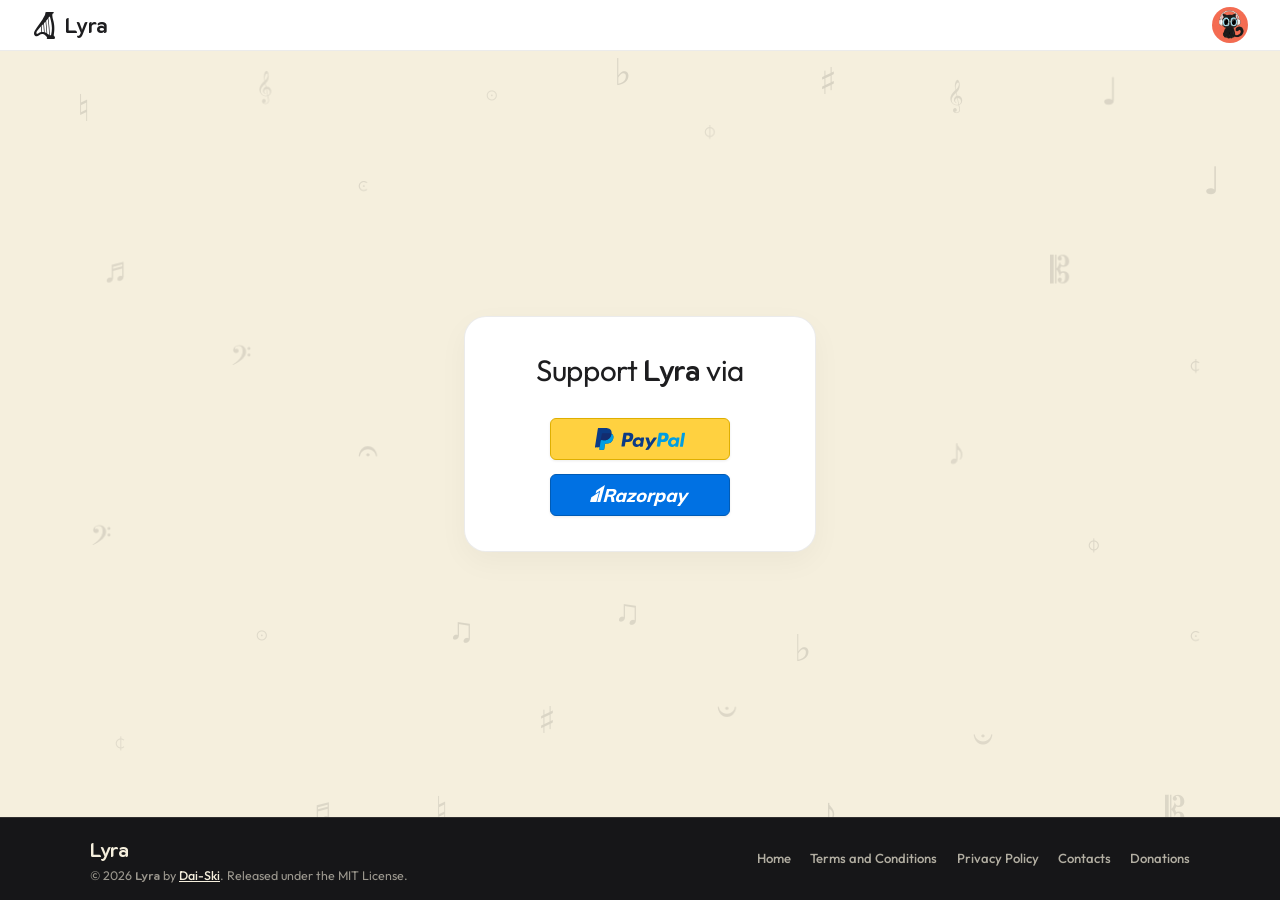
<file: docs/tips.html>
<!DOCTYPE html>
<html lang="en">

<head>
  <meta charset="UTF-8">
  <meta name="viewport" content="width=device-width, initial-scale=1.0">
  <meta http-equiv="Cache-Control" content="no-cache, no-store, must-revalidate">
  <meta http-equiv="Pragma" content="no-cache">
  <meta http-equiv="Expires" content="0">
  <link rel="icon" type="image/png" sizes="32x32" href="favicon-32x32.png">
  <link rel="icon" type="image/png" sizes="192x192" href="favicon.png">
  <link rel="shortcut icon" href="favicon.ico">
  <link rel="apple-touch-icon" sizes="180x180" href="apple-touch-icon.png">
  <meta name="description" content="Support Lyra development via PayPal or Razorpay to keep synchronized macOS lyrics fast and free.">
  <meta name="theme-color" content="#f5efdd">
  <meta property="og:title" content="Support Lyra">
  <meta property="og:description" content="Support Lyra development via PayPal or Razorpay to keep synchronized macOS lyrics fast and free.">
  <meta property="og:type" content="website">
  <meta name="twitter:card" content="summary_large_image">
  <meta name="twitter:title" content="Support Lyra">
  <meta name="twitter:description" content="Support Lyra development via PayPal or Razorpay to keep synchronized macOS lyrics fast and free.">
  <title>Support Lyra</title>
  <link rel="preconnect" href="https://fonts.googleapis.com">
  <link rel="preconnect" href="https://fonts.gstatic.com" crossorigin>
  <link
    href="https://fonts.googleapis.com/css2?family=Caveat:wght@600;700&family=K2D:wght@600;700;800&family=Outfit:wght@400;500;600;700;800;900&display=swap"
    rel="stylesheet">
  <link rel="stylesheet" href="razorpay-support.css">
  <style>
    /* Warm Apple Cream Theme (#f5efdd) */
    :root {
      --bg-cream: #f5efdd;
      --card-white: #ffffff;
      --border-subtle: rgba(0, 0, 0, 0.08);
      --apple-blue: #0071e3;
      --apple-blue-hover: #005bb5;
      --text-dark: #1d1d1f;
      --text-muted: #6e6e73;
    }

    * {
      box-sizing: border-box;
      margin: 0;
      padding: 0;
    }

    ::selection {
      background: rgba(0, 113, 227, 0.2);
      color: inherit;
    }

    :focus-visible {
      outline: 2px solid var(--apple-blue);
      outline-offset: 3px;
    }

    html {
      scroll-behavior: smooth;
    }

    html,
    body {
      height: 100vh;
      max-height: 100vh;
      overflow: hidden;
      overscroll-behavior-y: none;
      overscroll-behavior: none;
    }

    body {
      font-family: 'Outfit', -apple-system, BlinkMacSystemFont, "SF Pro Display", sans-serif;
      background-color: var(--bg-cream);
      color: var(--text-dark);
      height: 100vh;
      min-height: 100vh;
      display: flex;
      flex-direction: column;
      justify-content: space-between;
      align-items: stretch;
      line-height: 1.5;
      -webkit-font-smoothing: antialiased;
    }

    /* K2D font for all 'Lyra' branding */
    .font-lyra {
      font-family: 'K2D', sans-serif !important;
      font-weight: 700 !important;
    }

    /* Floating Musical Symbols Background */
    .music-symbols-layer {
      position: fixed;
      top: 0;
      left: 0;
      width: 100vw;
      height: 100vh;
      pointer-events: none;
      user-select: none;
      overflow: hidden;
      z-index: 1;
    }

    .bg-note {
      position: absolute;
      font-family: 'Outfit', 'Apple Symbols', 'Segoe UI Symbol', 'Noto Music', sans-serif;
      color: #1d1d1f;
      line-height: 1;
      display: inline-block;
      user-select: none;
      pointer-events: none;
      will-change: transform;
      animation: noteFloat 6s ease-in-out infinite alternate;
    }

    .bg-note.accent-blue {
      color: #0071e3;
    }

    .bg-note.accent-amber {
      color: #dfaf00;
    }

    @keyframes noteFloat {
      0% {
        transform: translateY(0px) rotate(var(--rot, 0deg));
      }
      100% {
        transform: translateY(-10px) rotate(calc(var(--rot, 0deg) + 5deg)) scale(1.04);
      }
    }

    @keyframes noteFloatAlt {
      0% {
        transform: translateY(0px) rotate(var(--rot, 0deg));
      }
      100% {
        transform: translateY(10px) rotate(calc(var(--rot, 0deg) - 5deg)) scale(0.96);
      }
    }

    /* Apple-styled Top Navigation Bar */
    .apple-navbar {
      width: 100%;
      background: #ffffff;
      backdrop-filter: blur(20px);
      -webkit-backdrop-filter: blur(20px);
      border-bottom: 1px solid var(--border-subtle);
      position: relative;
      z-index: 20;
      padding: 0.45rem 2rem;
      display: flex;
      align-items: center;
      justify-content: space-between;
      flex-shrink: 0;
    }

    .nav-left {
      display: flex;
      align-items: center;
      gap: 0.65rem;
      text-decoration: none;
      transition: transform 0.2s cubic-bezier(0.175, 0.885, 0.32, 1.275), opacity 0.2s ease;
      padding: 2px;
    }

    .nav-left:hover {
      transform: scale(1.05);
      opacity: 0.85;
    }

    .nav-logo-svg {
      height: 27px;
      width: auto;
      display: block;
    }

    .nav-brand-text {
      font-family: 'K2D', sans-serif;
      font-weight: 700;
      font-size: 1.35rem;
      color: var(--text-dark);
      letter-spacing: -0.2px;
      line-height: 1;
      display: inline-block;
    }

    /* Small Circular Daiski Cat Avatar */
    .nav-cat-circle {
      width: 36px;
      height: 36px;
      border-radius: 50%;
      overflow: hidden;
      display: flex;
      align-items: center;
      justify-content: center;
      box-shadow: none;
      border: none;
      outline: none;
      background: transparent;
      cursor: default;
      user-select: none;
    }

    .nav-cat-avatar {
      width: 100%;
      height: 100%;
      object-fit: cover;
      display: block;
      pointer-events: none;
    }

    /* Main Container (Single-page, no-scroll) */
    .tips-container {
      flex: 1 1 auto;
      width: 100%;
      max-width: 400px;
      margin: 0 auto;
      padding: 1.5rem;
      display: flex;
      flex-direction: column;
      align-items: center;
      justify-content: center;
      box-sizing: border-box;
      position: relative;
      z-index: 10;
    }

    /* Tips Boxy Card */
    .tips-card {
      background: var(--card-white);
      border: 1px solid var(--border-subtle);
      border-radius: 22px;
      padding: 2.2rem 2rem;
      box-shadow: 0 10px 30px rgba(0, 0, 0, 0.04);
      display: flex;
      flex-direction: column;
      align-items: center;
      text-align: center;
      width: 100%;
      position: relative;
    }

    .tips-title {
      font-size: 1.85rem;
      font-weight: 400;
      color: var(--text-dark);
      letter-spacing: -0.4px;
      margin-bottom: 1.8rem;
      line-height: 1.2;
    }

    .tips-title .font-lyra {
      font-family: 'K2D', sans-serif !important;
      font-weight: 700 !important;
      color: var(--text-dark);
    }

    /* Payment Buttons Stack (Vertical) */
    .payment-buttons-wrap {
      display: flex;
      flex-direction: column;
      align-items: center;
      justify-content: center;
      gap: 0.9rem;
      width: 100%;
    }

    /* Uniform Tip Buttons */
    .tip-btn {
      display: inline-flex;
      align-items: center;
      justify-content: center;
      height: 42px;
      width: 180px;
      min-width: 180px;
      max-width: 180px;
      padding: 0 1.25rem;
      border-radius: 6px;
      font-family: 'Outfit', -apple-system, BlinkMacSystemFont, "SF Pro Display", sans-serif;
      font-size: 0.96rem;
      font-weight: 700;
      cursor: pointer;
      text-decoration: none;
      user-select: none;
      letter-spacing: -0.1px;
      box-sizing: border-box;
      outline: none;
      touch-action: manipulation;
      transition: transform 0.12s ease, box-shadow 0.12s ease;
    }

    .tip-btn:active {
      transform: scale(0.97);
    }

    /* PayPal Yellow Button */
    .paypal-btn {
      background-color: #FFD140;
      color: #000000;
      border: 1px solid #dfaf00;
      box-shadow: 0 1px 3px rgba(0, 0, 0, 0.08);
    }

    .paypal-btn:active {
      box-shadow: 0 1px 2px rgba(0, 0, 0, 0.1);
    }

    .paypal-logo-svg {
      height: 22px;
      width: auto;
      display: block;
      pointer-events: none;
      user-select: none;
    }

    /* Razorpay Blue Button */
    .razorpay-btn {
      background-color: #0071e3;
      color: #ffffff;
      border: 1px solid #005bb5;
      box-shadow: 0 1px 3px rgba(0, 0, 0, 0.08);
    }

    .razorpay-btn:active {
      box-shadow: 0 1px 2px rgba(0, 0, 0, 0.1);
    }

    .razorpay-logo-svg {
      height: 21px;
      width: auto;
      display: block;
      pointer-events: none;
      user-select: none;
    }

    /* Site Footer (Charcoal Black) */
    .site-footer {
      position: relative;
      width: 100%;
      background: #161618;
      border-top: 1px solid rgba(245, 239, 221, 0.12);
      padding: 1rem 2.5rem;
      box-sizing: border-box;
      flex-shrink: 0;
      z-index: 20;
    }

    .footer-inner {
      max-width: 1100px;
      margin: 0 auto;
      display: flex;
      justify-content: space-between;
      align-items: center;
      flex-wrap: wrap;
      gap: 1rem;
    }

    .footer-left {
      display: flex;
      flex-direction: column;
      gap: 0.15rem;
    }

    .footer-big-title {
      font-size: 1.25rem;
      font-weight: 700;
      color: #f5efdd;
      letter-spacing: -0.4px;
    }

    .footer-copy {
      font-size: 0.78rem;
      color: rgba(245, 239, 221, 0.6);
      line-height: 1.4;
    }

    .footer-copy a {
      color: #f5efdd;
      text-decoration: underline;
      font-weight: 500;
    }

    .footer-right {
      display: flex;
      align-items: center;
    }

    .footer-stacked-links {
      display: flex;
      gap: 1.2rem;
      flex-wrap: wrap;
    }

    .footer-stacked-links a {
      color: rgba(245, 239, 221, 0.7);
      text-decoration: none;
      font-size: 0.82rem;
      font-weight: 500;
      transition: color 0.2s ease;
    }

    .footer-stacked-links a:hover {
      color: #ffffff;
      text-decoration: underline;
    }

    @media (max-width: 600px) {
      .apple-navbar {
        padding: 0.45rem 1.2rem;
      }

      .tips-card {
        padding: 1.8rem 1.4rem;
      }

      .payment-buttons-wrap {
        flex-direction: column;
        gap: 1rem;
      }

      .site-footer {
        padding: 1rem 1.2rem;
      }

      .footer-inner {
        flex-direction: column;
        align-items: flex-start;
      }

      .footer-stacked-links {
        flex-direction: column;
        gap: 0.4rem;
      }
    }
  </style>
</head>

<body>

  <!-- Background Layer for Scattered Musical Symbols -->
  <div class="music-symbols-layer" id="music-symbols-bg" aria-hidden="true"></div>

  <!-- Apple-styled Top Navigation Bar -->
  <nav class="apple-navbar">
    <a href="index.html" class="nav-left">
      <svg class="nav-logo-svg" viewBox="0 0 499 639" fill="none" xmlns="http://www.w3.org/2000/svg">
        <path
          d="M329.394 0.30794C367.135 -0.539834 404.962 0.592892 442.696 0.95729C448.672 1.0151 464.329 -0.69574 466.903 6.07675C471.294 17.6409 459.931 33.5293 448.814 36.8678C440.193 39.4558 437.343 45.7983 436.018 54.0172C426.755 105.467 444.438 153.909 457.021 202.993C463.523 227.521 468.914 252.331 473.177 277.346C479.598 315.144 482.295 355.43 481.56 393.728C481.373 403.47 481.638 414.055 481.004 423.719C479.18 450.927 476.647 478.087 473.409 505.165C471.894 516.709 470.495 528.264 469.216 539.837C468.201 548.483 465.605 556.125 470.003 564.077C473.789 565.397 477.65 566.606 480.635 568.974C488.689 575.367 489.14 585.131 489.088 594.564C489.077 596.671 492.677 597.842 493.93 599.092C501.54 606.693 499.85 620.642 493.359 628.43C487.596 635.651 478.165 637.93 469.309 638.422C460.046 638.937 450.358 638.709 441.036 638.709L389.473 638.72L342.693 638.713C334.404 638.705 326.156 638.87 317.788 638.448C305.082 637.807 303.725 625.502 303.191 615.506C302.822 608.588 305.142 607.174 309.693 602.691C311.35 601.188 312.424 597.6 310.693 595.761C295.723 579.865 280.059 563.297 263.488 549.147C261.691 547.763 259.942 546.342 258.179 544.921C242.863 532.564 223.057 523.288 203.356 521.599C140.874 516.231 123.468 567.65 71.7753 573.125C54.5849 574.945 36.9103 571.059 23.3933 559.952C1.98901 542.366 -3.84433 514.258 2.31542 488.079C11.3558 449.655 45.7571 400.863 68.3167 367.754C112.198 303.352 160.111 241.662 201.518 175.598C216.437 151.656 230.343 127.097 243.198 101.986C252.521 83.8239 260.978 67.0057 266.64 47.3014C269.866 36.0759 263.059 17.247 269.651 11.5002C281.234 1.40299 314.211 0.93342 329.394 0.30794ZM339.38 143.258C343.178 170.085 346.756 196.943 350.113 223.829C362.543 322.571 370.235 421.85 373.164 521.33C373.372 530.088 373.85 538.7 373.962 547.494C379.737 548.923 383.023 549.71 388.999 550.295C391.872 550.348 399.437 550.903 401.067 549.046C404.07 545.618 406.544 533.552 407.547 529.196C418.567 480.594 423.973 430.887 423.655 381.054C422.376 300.073 405.421 219.17 384.459 141.219C382.445 133.818 380.501 126.399 378.618 118.964C378.106 116.929 376.517 109.566 375.741 108.093C374.812 107.663 375.085 107.723 374.096 107.546C361.226 110.497 355.686 121.559 348.084 131.49C345.793 134.484 341.257 140.393 339.38 143.258ZM313.577 513.222C320.404 517.768 326.854 522.755 333.71 527.249C339.709 531.535 350.967 538.092 357.708 540.93C355.929 459.554 350.799 378.283 342.331 297.328C339.791 272.927 337.045 248.548 334.102 224.191C331.561 204.207 328.252 181.93 326.223 161.996L325.622 161.478C317.151 172.164 308.526 182.729 299.752 193.167C296.249 197.362 291.205 203.016 287.907 207.523C287.493 208.088 287.777 211.319 287.878 212.288C294.07 272.255 299.841 332.213 304.519 392.318L313.577 513.222ZM219.426 282.74C206.337 296.61 192.756 311.648 179.521 325.081C182.968 353.994 185.023 386.037 187.547 415.256C188.735 427.855 189.808 440.461 190.765 453.079C191.136 457.753 192.064 466.13 192.038 470.449C194.565 470.516 197.523 470.516 200.01 470.669C210.48 470.893 226.042 471.75 236.207 474.857C234.416 458.223 233.445 440.309 232.076 423.457C229.02 384.217 225.606 345.002 221.834 305.825C221.499 302.513 220.308 284.67 219.426 282.74ZM272.86 487.911C281.939 492.465 287.963 496.15 296.585 501.488C295.999 490.563 295.007 479.732 294.219 468.823C292.742 446.28 291.026 423.752 289.075 401.243C285.292 351.936 280.946 302.67 276.027 253.46C275.679 249.87 273.775 225.765 272.888 224.593C262.52 235.449 252.725 247.157 242.397 258.08C240.189 260.415 236.853 263.699 234.95 266.156C239.895 317.325 244.363 368.541 248.355 419.791C249.958 439.734 252.068 459.811 253.114 479.822C260.219 482.339 266.132 484.439 272.86 487.911ZM163.4 342.835C157.92 348.374 152.303 354.733 147.016 360.522C136.517 371.972 126.187 383.575 116.029 395.328C92.5917 422.458 58.1188 458.346 55.8891 496.389C55.3552 505.497 60.2425 513.539 69.2557 516.534C89.0507 521.755 107.61 503.043 121.858 491.951C137.418 479.836 155.508 474.988 174.573 471.881C173.787 457.432 172.371 443.404 171.115 428.992C169.766 412.108 168.273 395.234 166.633 378.376C165.595 367.75 165.2 353.021 163.788 343.148L163.4 342.835Z"
          fill="#1d1d1f" />
      </svg>
      <span class="nav-brand-text font-lyra">Lyra</span>
    </a>

    <!-- Small Circular Daiski Cat Avatar (No redirect) -->
    <div class="nav-cat-circle">
      <img src="cat.png" alt="Daiski Cat" class="nav-cat-avatar">
    </div>
  </nav>

  <!-- Main Tips Content (Zero-Scroll Viewport) -->
  <main class="tips-container">
    <div class="tips-card">
      <h1 class="tips-title">Support <span class="font-lyra">Lyra</span> via</h1>

      <div class="payment-buttons-wrap">
        <!-- PayPal Button: Yellow Box with SVG Logo -->
        <button type="button" class="tip-btn paypal-btn" onclick="openPayPalModal(event)" aria-label="PayPal">
          <svg class="paypal-logo-svg" viewBox="0 0 1179 288" fill="none" xmlns="http://www.w3.org/2000/svg">
            <path d="M44.9237 0.555897C61.7362 -0.64984 86.0115 0.509834 103.43 0.323056C124.367 0.883388 145.018 -1.3036 165.795 1.83004C205.989 7.89199 223.04 34.8276 216.245 73.5391L216.933 74.047C249.458 87.6517 243.16 132.192 231.991 158.168C217.579 191.68 186.889 206.769 151.421 204.268C129.431 202.72 130.639 207.62 127.648 227.251L122.562 261.376C121.66 267.516 121.245 274.565 119.284 280.418C118.656 282.292 117.831 284.307 115.874 285.094C111.682 286.776 64.1304 286.802 60.5113 285.132C59.2774 284.563 58.5815 283.572 58.2009 282.26C55.9583 274.521 60.8765 259.457 61.6307 251.007C60.5017 251.781 58.2143 253.278 56.8621 253.252C47.0377 253.054 5.37104 256.994 0.0216615 249.862C-0.293046 242.909 2.9052 226.233 4.1717 218.238L11.8929 169.036L27.2886 71.2351C30.3378 51.6823 33.4375 32.0432 36.717 12.5218C37.8703 5.65899 39.4381 4.25626 44.9237 0.555897Z" fill="#0B3B87"/>
            <path d="M76.8394 164.015C82.1747 156.87 92.9956 158.866 101.367 158.763C122.036 158.501 140.537 160.356 160.321 152.68C186.566 142.887 203.256 119.81 211.718 93.9043C213.411 88.7219 214.937 78.0871 216.934 74.0471C249.459 87.6517 243.161 132.192 231.992 158.169C217.579 191.68 186.89 206.769 151.421 204.268C129.431 202.72 130.64 207.62 127.648 227.251L122.562 261.376C121.66 267.516 121.245 274.565 119.285 280.418C118.656 282.292 117.832 284.307 115.874 285.094C111.682 286.776 64.1308 286.802 60.5117 285.132C59.2778 284.563 58.5819 283.572 58.2013 282.26C55.9587 274.521 60.8769 259.457 61.6311 251.007C62.0174 246.133 65.0391 228.805 66.0472 223.611C69.3356 206.66 71.664 179.565 76.8394 164.015Z" fill="#009EE3"/>
            <path d="M76.8387 164.015C74.0293 157.804 81.7633 126.621 82.9902 118.643C85.1637 104.505 86.4385 89.27 90.1696 75.4159C91.2986 69.4761 97.6234 67.6781 103.517 67.7152C134.885 67.9128 166.544 67.71 197.899 68.5217C203.043 68.6548 211.679 71.8057 216.245 73.5392L216.933 74.047C214.936 78.0871 213.41 88.7219 211.717 93.9043C203.255 119.81 186.565 142.887 160.32 152.68C140.536 160.356 122.035 158.501 101.367 158.763C92.9949 158.866 82.174 156.87 76.8387 164.015Z" fill="#132C6F"/>
            <path d="M840.903 63.8729L845.029 63.8159L887.111 63.7353C908.002 63.7142 937.241 60.8288 953.033 77.1046C975.229 99.9842 963.396 146.7 943.036 167.072C923.392 186.716 896.872 183.499 871.581 183.358C869.131 183.358 866.105 183.665 863.617 183.844C856.389 195.23 857.419 236.711 849.366 242.276C846.052 244.566 819.417 244.105 814.095 243.255C812.132 242.935 810.725 242.602 809.509 240.997C809.209 237.811 809.253 234.607 809.65 231.44C811.044 219.818 813.597 206.168 815.471 194.449L825.372 131.041C828.545 110.589 831.385 89.3423 835.396 68.9798C835.933 66.2549 838.556 64.8867 840.903 63.8729ZM866.643 148.638C877.472 148.67 895.587 150.448 904.036 144.889C915.928 136.177 921.793 119.147 914.085 106.12C907.964 95.7843 885.16 98.3819 874.376 98.4369C873.628 110.119 868.881 136.868 866.643 148.638Z" fill="#009EE3"/>
            <path d="M377.016 63.8837C378.597 63.8005 380.179 63.7494 381.762 63.7283L424.399 63.6899C445.099 63.6886 474.246 60.7839 489.878 76.8366C511.852 99.404 500.39 146.764 480.102 166.906C461.256 185.616 435.114 183.921 410.666 183.671C407.16 183.556 403.759 183.838 400.259 184.049L399.825 184.951C393.762 197.366 394.474 230.027 386.786 241.63C384.401 245.231 356.477 242.903 351.126 243.491C349.276 243.696 347.823 242.257 346.624 240.734C345.707 235.009 351.65 201.844 352.958 193.292C359.038 153.531 365.213 113.568 371.71 73.8654C372.513 68.958 373.008 66.631 377.016 63.8837ZM403.604 148.535C414.786 148.708 432.419 150.448 441.493 145.024C458.145 132.308 462.684 100.836 435.772 98.4477C428.399 97.7934 418.916 98.378 411.35 98.465C410.689 109.667 405.802 137.111 403.604 148.535Z" fill="#0B3B87"/>
            <path d="M1021.35 120.324C1031.59 118.937 1050.78 120.622 1057.65 129.116C1060.3 132.397 1062.27 137.399 1064.93 139.324C1066.97 136.075 1065.55 131.284 1067.38 128.031C1068.43 126.178 1069.9 125.004 1071.96 124.439C1075.36 123.5 1102.53 124.082 1104.67 125.473C1105.47 125.99 1105.63 126.72 1105.83 127.614C1106.64 131.258 1092 220.675 1089.44 233.41C1089 235.579 1088.1 241.125 1086.56 242.589C1082.96 246.005 1067.55 244.169 1062.5 244.246C1059.07 244.297 1053.33 245.046 1050.94 242.071C1048.56 239.103 1050.25 234.203 1050.94 230.865C1050.95 229.393 1051.01 229.905 1050.54 228.517C1048.47 228.735 1037.51 239.084 1033.21 240.894C963.792 270.139 932.424 194.475 973.732 144.307C985.988 129.429 1003.17 121.906 1021.35 120.324ZM1028.78 215.302C1047.93 210.089 1065.78 192.166 1059.26 170.949C1057.32 164.411 1052.75 158.974 1046.65 155.923C1041.16 153.173 1035.09 152.29 1029.02 152.866C987.088 159.109 983.116 218.257 1028.78 215.302Z" fill="#009EE3"/>
            <path d="M563.443 119.666C575.615 119.339 591.613 121.979 597.536 133.05C598.329 134.527 601.207 138.896 602.352 139.491C603.478 137.041 604.63 128.452 605.595 124.572C610.988 124.165 639.702 123.255 642.446 126.474C642.861 128.524 642.97 130.728 642.625 132.8C636.893 166.817 631.904 200.955 626.167 234.971C625.744 237.485 624.785 239.877 623.518 242.071C618.612 245.781 592.982 246.191 588.312 242.685C585.798 238.54 588.178 232.879 587.992 227.82C585.005 229.528 581.525 232.489 578.941 234.805C561.515 250.367 531.209 251.979 512.314 237.888C483.584 216.466 489.368 172.689 508.868 147.026C523.289 128.054 540.864 122.428 563.443 119.666ZM566.721 214.976C608.576 204.492 608.116 149.424 564.852 152.815C519.506 163.439 524.783 220.662 566.721 214.976Z" fill="#0B3B87"/>
            <path d="M723.093 192.594C735.739 172.049 751.224 152.392 764.401 132.084C771.194 118.936 781.832 125.391 791.861 123.894C825.232 118.917 801.757 142.139 790.921 157.618L757.116 206.155L720.681 258.606C715.814 265.572 706.59 279.651 701.172 285.427C692.121 286.265 667.239 289.482 661.066 283.463C660.33 278.64 690.311 238.444 695.517 231.05C693.17 225.191 687.125 208.477 685.731 203.027C683.012 192.39 659.525 132.525 661.411 126.84C662.972 124.904 663.004 125.03 665.224 124.169C672.145 123.675 695.549 123.001 701.319 125.541C705.042 130.35 720.061 182.641 723.093 192.594Z" fill="#0B3B87"/>
            <path d="M1145.3 63.9355C1151.09 63.9253 1175.34 63.0029 1178.21 65.8493C1179.4 75.4159 1171.29 115.621 1169.29 128.47L1158.51 196.79C1156.49 209.852 1154.24 228.459 1150.92 241.361C1150.52 242.909 1148.4 243.709 1146.89 244.304C1140.61 244.272 1114.42 246.063 1112.09 241.649C1112.01 236.046 1114.17 224.654 1115.13 218.673L1122.25 174.991L1135.45 91.3502C1136.61 84.1765 1137.06 72.2618 1140.4 65.699C1141.12 64.3065 1143.76 64.1933 1145.3 63.9355Z" fill="#009EE3"/>
          </svg>
        </button>

        <!-- Razorpay Button: Blue Box with SVG Logo -->
        <button type="button" class="tip-btn razorpay-btn" onclick="openRazorpayModal(event)" aria-label="Razorpay">
          <svg class="razorpay-logo-svg" viewBox="0 0 1896 401" fill="none" xmlns="http://www.w3.org/2000/svg">
            <g fill="white" fill-rule="evenodd">
              <path d="M451.9209,151.4937 C448.9309,162.6497 443.1359,170.8377 434.5349,176.0657 C425.9239,181.2927 413.8469,183.9117 398.2689,183.9117 L348.7769,183.9117 L366.1509,119.0807 L415.6429,119.0807 C431.2089,119.0807 441.8959,121.6947 447.7019,126.9217 C453.4969,132.1547 454.9109,140.3437 451.9209,151.4937 M503.1739,150.0967 C509.4679,126.6377 506.8589,108.6267 495.3509,96.0797 C483.8409,83.5327 463.6739,77.2627 434.8709,77.2627 L324.3909,77.2627 L257.8969,325.4027 L311.5719,325.4027 L338.3809,225.3777 L373.5809,225.3777 C381.4739,225.3777 387.6869,226.6577 392.2309,229.2137 C396.7849,231.7747 399.4509,236.3067 400.2739,242.8037 L409.8479,325.4027 L467.3589,325.4027 L458.0289,248.3847 C456.1279,231.1897 448.2589,221.0827 434.4309,218.0637 C452.0599,212.9577 466.8259,204.4677 478.7179,192.6167 C490.5989,180.7717 498.7579,166.6017 503.1739,150.0967"/>
              <path d="M633.625,236.533 C629.14,253.258 622.231,266.042 612.901,274.868 C603.56,283.7 592.386,288.111 579.382,288.111 C566.122,288.111 557.128,283.758 552.387,275.042 C547.623,266.332 547.461,253.733 551.889,237.228 C556.305,220.735 563.352,207.841 573.053,198.539 C582.742,189.255 594.09,184.602 607.105,184.602 C620.11,184.602 628.919,189.082 633.485,198.024 C638.053,206.966 638.11,219.802 633.625,236.533 L633.625,236.533 Z M657.153,148.706 L650.431,173.8 C647.521,164.736 641.9,157.538 633.578,152.195 C625.245,146.852 614.918,144.174 602.608,144.174 C587.506,144.174 572.983,148.069 559.052,155.852 C545.12,163.64 532.938,174.617 522.519,188.786 C512.099,202.961 504.461,219.107 499.604,237.228 C494.748,255.356 493.774,271.328 496.695,285.149 C499.616,298.977 505.944,309.605 515.691,317.04 C525.428,324.481 537.969,328.19 553.303,328.19 C565.612,328.19 577.342,325.635 588.469,320.523 C599.595,315.418 609.041,308.325 616.818,299.266 L609.807,325.403 L661.731,325.403 L709.079,148.706 L657.153,148.706 Z"/>
              <polygon points="895.79 148.7061 744.882 148.7061 734.334 188.0911 822.155 188.0911 706.042 288.4581 696.132 325.4031 851.92 325.4031 862.478 286.0241 768.388 286.0241 886.263 184.2541"/>
              <path d="M1028.6514,236.1853 C1023.9804,253.6053 1017.0604,266.6273 1007.9044,275.2223 C998.7484,283.8163 987.6674,288.1103 974.6634,288.1103 C947.4714,288.1103 938.5234,270.8113 947.7964,236.1853 C952.4094,218.9903 959.3634,206.0383 968.6594,197.3283 C977.9654,188.6123 989.2324,184.2543 1002.4804,184.2543 C1015.4844,184.2543 1024.2584,188.6123 1028.7794,197.3283 C1033.2984,206.0383 1033.2644,218.9903 1028.6514,236.1853 M1059.0304,155.3243 C1047.0804,147.8943 1031.8154,144.1743 1013.2244,144.1743 C994.4014,144.1743 976.9694,147.8943 960.9174,155.3243 C944.8644,162.7653 931.1984,173.4523 919.9214,187.3893 C908.6314,201.3323 900.4954,217.5943 895.5114,236.1853 C890.5274,254.7763 889.9484,271.0323 893.7734,284.9753 C897.5864,298.9183 905.5144,309.6053 917.5914,317.0403 C929.6574,324.4813 945.0954,328.1903 963.9194,328.1903 C982.5094,328.1903 999.7674,324.4813 1015.7054,317.0403 C1031.6184,309.6053 1045.2374,298.9736 1056.5264,284.9753 C1067.8034,271.0323 1075.9404,254.7763 1080.9244,236.1853 C1085.9084,217.5943 1086.4884,201.3323 1082.6744,187.3893 C1078.8494,173.4523 1070.9674,162.7653 1059.0304,155.3243"/>
              <path d="M1244.165,196.1055 L1257.401,148.0105 C1252.904,145.6865 1246.946,144.5225 1239.517,144.5225 C1227.66,144.5225 1216.243,147.4835 1205.244,153.4115 C1195.798,158.4975 1187.754,165.6365 1180.962,174.5815 L1187.847,148.6815 L1172.813,148.7065 L1135.938,148.7065 L1088.227,325.4025 L1140.87,325.4025 L1165.616,233.0505 C1169.221,219.5765 1175.688,209.0635 1185.042,201.5125 C1194.372,193.9615 1206.02,190.1825 1219.964,190.1825 C1228.563,190.1825 1236.619,192.1585 1244.165,196.1055"/>
              <path d="M1390.6973,237.2256 C1386.2693,253.7306 1379.4083,266.3296 1370.1123,275.0396 C1360.7943,283.7556 1349.6433,288.1076 1336.6393,288.1076 C1323.6233,288.1076 1314.7573,283.6976 1310.0393,274.8656 C1305.3103,266.0396 1305.1943,253.2606 1309.6793,236.5296 C1314.1653,219.7996 1321.1423,206.9626 1330.6243,198.0206 C1340.1043,189.0786 1351.3593,184.5986 1364.3753,184.5986 C1377.1473,184.5986 1385.8293,189.2526 1390.4303,198.5426 C1395.0203,207.8376 1395.1133,220.7376 1390.6973,237.2256 M1427.4853,155.8486 C1417.7153,148.0656 1405.2783,144.1776 1390.1873,144.1776 C1376.9393,144.1776 1364.3293,147.1966 1352.3903,153.2356 C1340.4183,159.2856 1330.7173,167.5206 1323.2753,177.9806 L1323.4433,176.8216 L1332.2873,148.6786 L1322.1103,148.6786 L1322.1103,148.7036 L1280.9003,148.7036 L1267.8153,197.5656 C1267.6643,198.1336 1267.5373,198.6636 1267.3853,199.2376 L1213.4093,400.6806 L1266.0423,400.6806 L1293.2213,299.2696 C1295.8863,308.3216 1301.4273,315.4146 1309.8193,320.5206 C1318.2103,325.6316 1328.5603,328.1876 1340.8813,328.1876 C1356.2163,328.1876 1370.7963,324.4786 1384.6463,317.0376 C1398.4863,309.6076 1410.5163,298.9736 1420.7173,285.1466 C1430.9273,271.3306 1438.4623,255.3526 1443.3183,237.2256 C1448.1753,219.1036 1449.1823,202.9586 1446.3663,188.7836 C1443.5503,174.6136 1437.2443,163.6376 1427.4853,155.8486"/>
              <path d="M1602.1367,236.533 C1597.6517,253.258 1590.7427,266.042 1581.4127,274.868 C1572.0817,283.7 1560.8857,288.111 1547.8817,288.111 C1534.6457,288.111 1525.6397,283.758 1520.8987,275.042 C1516.1347,266.332 1515.9727,253.733 1520.4007,237.228 C1524.8167,220.735 1531.8637,207.841 1541.5647,198.539 C1551.2537,189.255 1562.6017,184.602 1575.6167,184.602 C1588.6217,184.602 1597.4307,189.082 1601.9967,198.024 C1606.5647,206.966 1606.6217,219.802 1602.1367,236.533 L1602.1367,236.533 Z M1625.6647,148.706 L1618.9427,173.8 C1616.0327,164.736 1610.4117,157.538 1602.0897,152.195 C1593.7567,146.852 1583.4297,144.174 1571.1197,144.174 C1556.0177,144.174 1541.4947,148.069 1527.5637,155.852 C1513.6317,163.64 1501.4497,174.617 1491.0307,188.786 C1480.6107,202.961 1472.9717,219.107 1468.1157,237.228 C1463.2597,255.356 1462.2967,271.328 1465.2067,285.149 C1468.1267,298.977 1474.4447,309.605 1484.2027,317.04 C1493.9397,324.481 1506.4807,328.19 1521.8147,328.19 C1534.1227,328.19 1545.8537,325.635 1556.9797,320.523 C1568.1067,315.418 1577.5527,308.325 1585.3297,299.266 L1578.3187,325.403 L1630.2427,325.403 L1677.5907,148.706 L1625.6647,148.706 Z"/>
              <path d="M1895.5381,148.7554 L1895.5721,148.7064 L1863.6921,148.7064 C1862.6731,148.7064 1861.7741,148.7354 1860.8421,148.7554 L1844.2961,148.7554 L1835.8351,160.5434 C1835.1571,161.4314 1834.4791,162.3254 1833.7491,163.3624 L1832.8271,164.7274 L1765.5851,258.3754 L1751.6421,148.7064 L1696.5641,148.7064 L1724.4561,315.3544 L1662.8591,400.6834 L1664.6151,400.6834 L1696.0651,400.6834 L1717.7341,400.6834 L1732.6621,379.5374 C1733.1021,378.9074 1733.4791,378.3914 1733.9491,377.7254 L1751.3691,353.0284 L1751.8681,352.3214 L1829.8131,241.8274 L1895.4851,148.8284 L1895.5721,148.7554 L1895.5381,148.7554 Z"/>
              <polygon points="122.6338 105.6902 106.8778 163.6732 197.0338 105.3642 138.0748 325.3482 197.9478 325.4032 285.0458 0.4822"/>
              <path d="M25.5947,232.9246 L0.8077,325.4026 L123.5337,325.4026 C123.5337,325.4026 173.7317,137.3196 173.7457,137.2656 C173.6987,137.2956 25.5947,232.9246 25.5947,232.9246"/>
            </g>
          </svg>
        </button>
      </div>
    </div>
  </main>

  <!-- Site Footer (Fixed to bottom, no-scroll) -->
  <footer class="site-footer">
    <div class="footer-inner">
      <div class="footer-left">
        <div class="footer-big-title font-lyra">Lyra</div>
        <div class="footer-copy">
          © 2026 <span class="font-lyra">Lyra</span> by <a href="https://daiski.dev" target="_blank"
            rel="noopener">Dai-Ski</a>. Released under the MIT License.
        </div>
      </div>
      <div class="footer-right">
        <nav class="footer-stacked-links" aria-label="Footer Navigation">
          <a href="index.html">Home</a>
          <a href="terms.html#terms">Terms and Conditions</a>
          <a href="terms.html#privacy">Privacy Policy</a>
          <a href="terms.html#contact">Contacts</a>
          <a href="terms.html#donations">Donations</a>
        </nav>
      </div>
    </div>
  </footer>

  <!-- Script to distribute requested musical symbols across viewport -->
  <script>
    (function initMusicSymbols() {
      const container = document.getElementById('music-symbols-bg');
      if (!container) return;

      // All 16 symbols requested - strictly replicated exactly 2 times each (no symbol more than 2)
      const symbols = ['♩', '♪', '♫', '♬', '♭', '♮', '♯', '𝄞', '𝄢', '𝄐', '𝄑', '𝄡', '𝇇', '𝇊', '𝇉', '𝇍'];

      // Pool with exactly 2 copies of each symbol (Total = 32 items)
      const pool = [...symbols, ...symbols];

      // Shuffle pool with Fisher-Yates
      for (let i = pool.length - 1; i > 0; i--) {
        const j = Math.floor(Math.random() * (i + 1));
        [pool[i], pool[j]] = [pool[j], pool[i]];
      }

      // 32 freshly curated coordinates tailored to elevated card layout (10 left, 10 right, 4 top, 8 bottom)
      const positions = [
        // Left flank (10 points)
        { x: 6, y: 10 }, { x: 20, y: 8 }, { x: 28, y: 18 },
        { x: 8, y: 28 }, { x: 18, y: 38 }, { x: 28, y: 48 },
        { x: 7, y: 58 }, { x: 20, y: 68 },
        { x: 9, y: 80 }, { x: 24, y: 88 },

        // Right flank (10 points)
        { x: 74, y: 9 }, { x: 86, y: 8 }, { x: 94, y: 18 },
        { x: 82, y: 28 }, { x: 93, y: 38 }, { x: 74, y: 48 },
        { x: 85, y: 58 }, { x: 93, y: 68 },
        { x: 76, y: 80 }, { x: 91, y: 88 },

        // Top band (4 points)
        { x: 38, y: 8 }, { x: 48, y: 6 }, { x: 55, y: 12 }, { x: 64, y: 7 },

        // Under-card / Bottom center band (8 points)
        { x: 35, y: 68 }, { x: 48, y: 66 }, { x: 62, y: 70 },
        { x: 42, y: 78 }, { x: 56, y: 77 },
        { x: 34, y: 88 }, { x: 48, y: 90 }, { x: 64, y: 88 }
      ];

      // Shuffle positions to disperse symbols organically
      for (let i = positions.length - 1; i > 0; i--) {
        const j = Math.floor(Math.random() * (i + 1));
        [positions[i], positions[j]] = [positions[j], positions[i]];
      }

      // Visual size normalization mapping so every glyph appears visually equal in size
      const symbolSizeMap = {
        '𝄞': '1.75rem', // Treble clef (visually ~34px height)
        '𝄢': '2.1rem',  // Bass clef (visually ~34px height)
        '𝄐': '2.25rem', // Fermata (visually ~30px height, ~34px width)
        '𝄑': '2.25rem', // Fermata below
        '♩': '2.35rem', // Quarter note (visually ~34px height)
        '♪': '2.35rem', // Eighth note (visually ~34px height)
        '♫': '2.2rem',  // Beamed eighths (visually ~34px height)
        '♬': '2.2rem',  // Beamed sixteenths (visually ~34px height)
        '♭': '2.3rem',  // Flat (visually ~34px height)
        '♮': '2.3rem',  // Natural (visually ~34px height)
        '♯': '2.3rem',  // Sharp (visually ~34px height)
        '𝄡': '2.3rem',  // Rest (visually ~34px height)
        '𝇇': '2.35rem', // Ornament (visually ~32px)
        '𝇊': '2.35rem', // Ornament (visually ~32px)
        '𝇉': '2.35rem', // Ornament (visually ~32px)
        '𝇍': '2.35rem'  // Ornament (visually ~32px)
      };

      // Place exactly 32 symbols (2 of each symbol) onto the canvas
      pool.forEach((sym, idx) => {
        if (idx >= positions.length) return;
        const pos = positions[idx];
        const span = document.createElement('span');
        span.className = 'bg-note';
        span.textContent = sym;

        // Equal visual size
        span.style.fontSize = symbolSizeMap[sym] || '2.25rem';

        // Organic low opacity & rotation
        const opacity = 0.09 + Math.random() * 0.04; // 0.09 - 0.13 (balanced subtle ambient presence)
        const rot = Math.floor((Math.random() - 0.5) * 44); // -22deg to +22deg
        const duration = 4.5 + Math.random() * 4.0; // 4.5s to 8.5s
        const delay = -Math.random() * 8; // staggered float

        span.style.left = pos.x + '%';
        span.style.top = pos.y + '%';
        span.style.opacity = opacity.toFixed(2);
        span.style.setProperty('--rot', rot + 'deg');
        span.style.animationDuration = duration.toFixed(1) + 's';
        span.style.animationDelay = delay.toFixed(1) + 's';
        if (Math.random() > 0.5) {
          span.style.animationName = 'noteFloatAlt';
        }

        container.appendChild(span);
      });
    })();
  </script>
  <!-- Razorpay Checkout & Support Modal -->
  <script src="https://checkout.razorpay.com/v1/checkout.js"></script>
  <script src="razorpay-support.js"></script>
</body>

</html>
</file>
<file: docs/razorpay-support.css>
/* ==========================================================================
   Lyra — Support & Checkout Modal Styling System (Razorpay & PayPal)
   ========================================================================== */

/* Dialog & Backdrop */
.rzp-modal-dialog {
  border: none;
  padding: 0;
  background: transparent;
  width: 100vw;
  height: 100vh;
  max-width: 100vw;
  max-height: 100vh;
  margin: 0;
  display: flex;
  align-items: center;
  justify-content: center;
  opacity: 0;
  pointer-events: none;
  transition: opacity 0.2s cubic-bezier(0.16, 1, 0.3, 1);
  z-index: 99999;
}

.rzp-modal-dialog[open] {
  opacity: 1;
  pointer-events: auto;
}

.rzp-modal-dialog::backdrop {
  background: rgba(15, 15, 18, 0.55);
  backdrop-filter: blur(12px);
  -webkit-backdrop-filter: blur(12px);
  animation: rzpFadeIn 0.2s ease-out;
}

@keyframes rzpFadeIn {
  from { opacity: 0; }
  to { opacity: 1; }
}

@keyframes rzpSlideUp {
  from {
    opacity: 0;
    transform: scale(0.95) translateY(-35px);
  }
  to {
    opacity: 1;
    transform: scale(1) translateY(-65px);
  }
}

/* Modal Card */
.rzp-modal-card {
  background: #ffffff;
  color: #1d1d1f;
  border-radius: 22px;
  width: 90%;
  max-width: 330px;
  padding: 1.35rem 1.25rem 1.25rem;
  box-shadow: 0 24px 50px rgba(0, 0, 0, 0.2), 0 2px 8px rgba(0, 0, 0, 0.06);
  border: 1px solid rgba(0, 0, 0, 0.08);
  font-family: 'Outfit', -apple-system, BlinkMacSystemFont, "SF Pro Display", sans-serif;
  position: relative;
  box-sizing: border-box;
  animation: rzpSlideUp 0.22s cubic-bezier(0.16, 1, 0.3, 1) forwards;
}

/* Close Button */
.rzp-close-btn {
  position: absolute;
  top: 1rem;
  right: 1rem;
  width: 28px;
  height: 28px;
  border-radius: 50%;
  border: none;
  background: rgba(0, 0, 0, 0.05);
  color: #6e6e73;
  display: flex;
  align-items: center;
  justify-content: center;
  cursor: pointer;
  font-size: 0.95rem;
  line-height: 1;
  transition: all 0.16s ease;
  outline: none;
  padding: 0;
}

.rzp-close-btn:hover {
  background: rgba(0, 0, 0, 0.1);
  color: #1d1d1f;
  transform: scale(1.06);
}

.rzp-close-btn:active {
  transform: scale(0.94);
}

/* Header */
.rzp-header {
  display: flex;
  align-items: center;
  gap: 0.65rem;
  margin-bottom: 1.1rem;
  padding-right: 1.8rem;
}

.rzp-avatar {
  width: 34px;
  height: 34px;
  border-radius: 50%;
  overflow: hidden;
  flex-shrink: 0;
  box-shadow: 0 1px 4px rgba(0, 0, 0, 0.1);
}

.rzp-avatar img {
  width: 100%;
  height: 100%;
  object-fit: cover;
  display: block;
}

.rzp-title-wrap {
  display: flex;
  flex-direction: column;
  text-align: left;
}

.rzp-title {
  font-size: 1.15rem;
  font-weight: 700;
  color: #1d1d1f;
  line-height: 1.2;
  letter-spacing: -0.2px;
  margin: 0;
}

.rzp-title .font-lyra {
  font-family: 'K2D', sans-serif !important;
  font-weight: 700 !important;
}

.rzp-sub {
  font-size: 0.76rem;
  font-weight: 500;
  color: #8e8e93;
  margin-top: 1px;
}

/* Presets Grid */
.rzp-presets-grid {
  display: grid;
  grid-template-columns: repeat(3, 1fr);
  gap: 0.5rem;
  margin-bottom: 0.65rem;
}

.rzp-preset-btn {
  background: #f5f5f7;
  border: 1px solid rgba(0, 0, 0, 0.05);
  border-radius: 12px;
  height: 44px;
  font-family: 'Outfit', sans-serif;
  font-size: 1.05rem;
  font-weight: 700;
  color: #1d1d1f;
  cursor: pointer;
  display: flex;
  align-items: center;
  justify-content: center;
  transition: all 0.15s ease;
  outline: none;
  user-select: none;
  touch-action: manipulation;
}

.rzp-preset-btn:hover {
  background: #e8e8ed;
  color: #1d1d1f;
  border-color: rgba(0, 0, 0, 0.1);
  transform: translateY(-1px);
}

/* Razorpay Blue Theme */
.rzp-preset-btn.active {
  background: #0071e3;
  color: #ffffff;
  border-color: #0071e3;
  box-shadow: 0 3px 10px rgba(0, 113, 227, 0.28);
}

.rzp-preset-btn.active:hover {
  background: #005bb5;
  color: #ffffff;
}

/* PayPal Gold Theme */
.paypal-preset-btn.active {
  background: #FFD140;
  color: #000000;
  border-color: #dfaf00;
  box-shadow: 0 3px 10px rgba(223, 175, 0, 0.35);
}

.paypal-preset-btn.active:hover {
  background: #f5c428;
  color: #000000;
}

.rzp-preset-btn:active,
.paypal-preset-btn:active {
  transform: scale(0.95);
}

/* Custom Amount Box */
.rzp-custom-form {
  margin: 0;
  width: 100%;
}

.rzp-custom-box {
  display: flex;
  align-items: center;
  background: #f5f5f7;
  border: 1.5px solid rgba(0, 0, 0, 0.06);
  border-radius: 12px;
  height: 42px;
  padding: 0 0.4rem 0 0.75rem;
  box-sizing: border-box;
  transition: border-color 0.16s ease, background 0.16s ease, box-shadow 0.16s ease;
}

.rzp-custom-box:focus-within {
  background: #ffffff;
  border-color: #0071e3;
  box-shadow: 0 0 0 3px rgba(0, 113, 227, 0.14);
}

.paypal-custom-box:focus-within {
  background: #ffffff;
  border-color: #dfaf00;
  box-shadow: 0 0 0 3px rgba(255, 209, 64, 0.25);
}

.rzp-currency-symbol {
  font-size: 1rem;
  font-weight: 700;
  color: #6e6e73;
  margin-right: 0.35rem;
  user-select: none;
}

.rzp-custom-input {
  border: none;
  background: transparent;
  font-family: 'Outfit', sans-serif;
  font-size: 0.95rem;
  font-weight: 600;
  color: #1d1d1f;
  width: 100%;
  padding: 0;
  outline: none;
  -moz-appearance: textfield;
  appearance: textfield;
}

.rzp-custom-input::-webkit-outer-spin-button,
.rzp-custom-input::-webkit-inner-spin-button {
  -webkit-appearance: none;
  margin: 0;
}

.rzp-custom-input::placeholder {
  color: #a1a1a6;
  font-weight: 400;
  font-size: 0.88rem;
}

.rzp-custom-pay-btn {
  background: #0071e3;
  color: #ffffff;
  border: none;
  border-radius: 8px;
  padding: 0 0.75rem;
  height: 30px;
  font-family: 'Outfit', sans-serif;
  font-size: 0.82rem;
  font-weight: 700;
  cursor: pointer;
  display: inline-flex;
  align-items: center;
  justify-content: center;
  flex-shrink: 0;
  transition: all 0.15s ease;
  outline: none;
}

.rzp-custom-pay-btn:hover {
  background: #005bb5;
  transform: scale(1.02);
}

.rzp-custom-pay-btn:active {
  transform: scale(0.96);
}

/* PayPal Pay Button Variant */
.paypal-custom-pay-btn {
  background: #FFD140;
  color: #000000;
  border: 1px solid #dfaf00;
}

.paypal-custom-pay-btn:hover {
  background: #f5c428;
  color: #000000;
}

/* PayPal Smart Buttons Container */
.paypal-sdk-container {
  margin-top: 0.75rem;
  width: 100%;
}

.paypal-sdk-container iframe {
  z-index: 1 !important;
}

.paypal-sdk-loading {
  display: flex;
  align-items: center;
  justify-content: center;
  height: 42px;
  font-size: 0.84rem;
  color: #8e8e93;
  background: #f5f5f7;
  border-radius: 12px;
  font-weight: 600;
  letter-spacing: -0.1px;
}

/* Apple Pay Button */
.apple-pay-btn {
  background-color: #000000 !important;
  color: #ffffff !important;
  border: 1px solid #1a1a1a !important;
  box-shadow: 0 1px 3px rgba(0, 0, 0, 0.2);
}

.apple-pay-btn:hover {
  background-color: #1a1a1a !important;
}

.apple-pay-btn:active {
  box-shadow: 0 1px 2px rgba(0, 0, 0, 0.25);
  transform: scale(0.97);
}

.apple-pay-logo-svg {
  height: 24px;
  width: auto;
  display: block;
  pointer-events: none;
  user-select: none;
}
</file>
